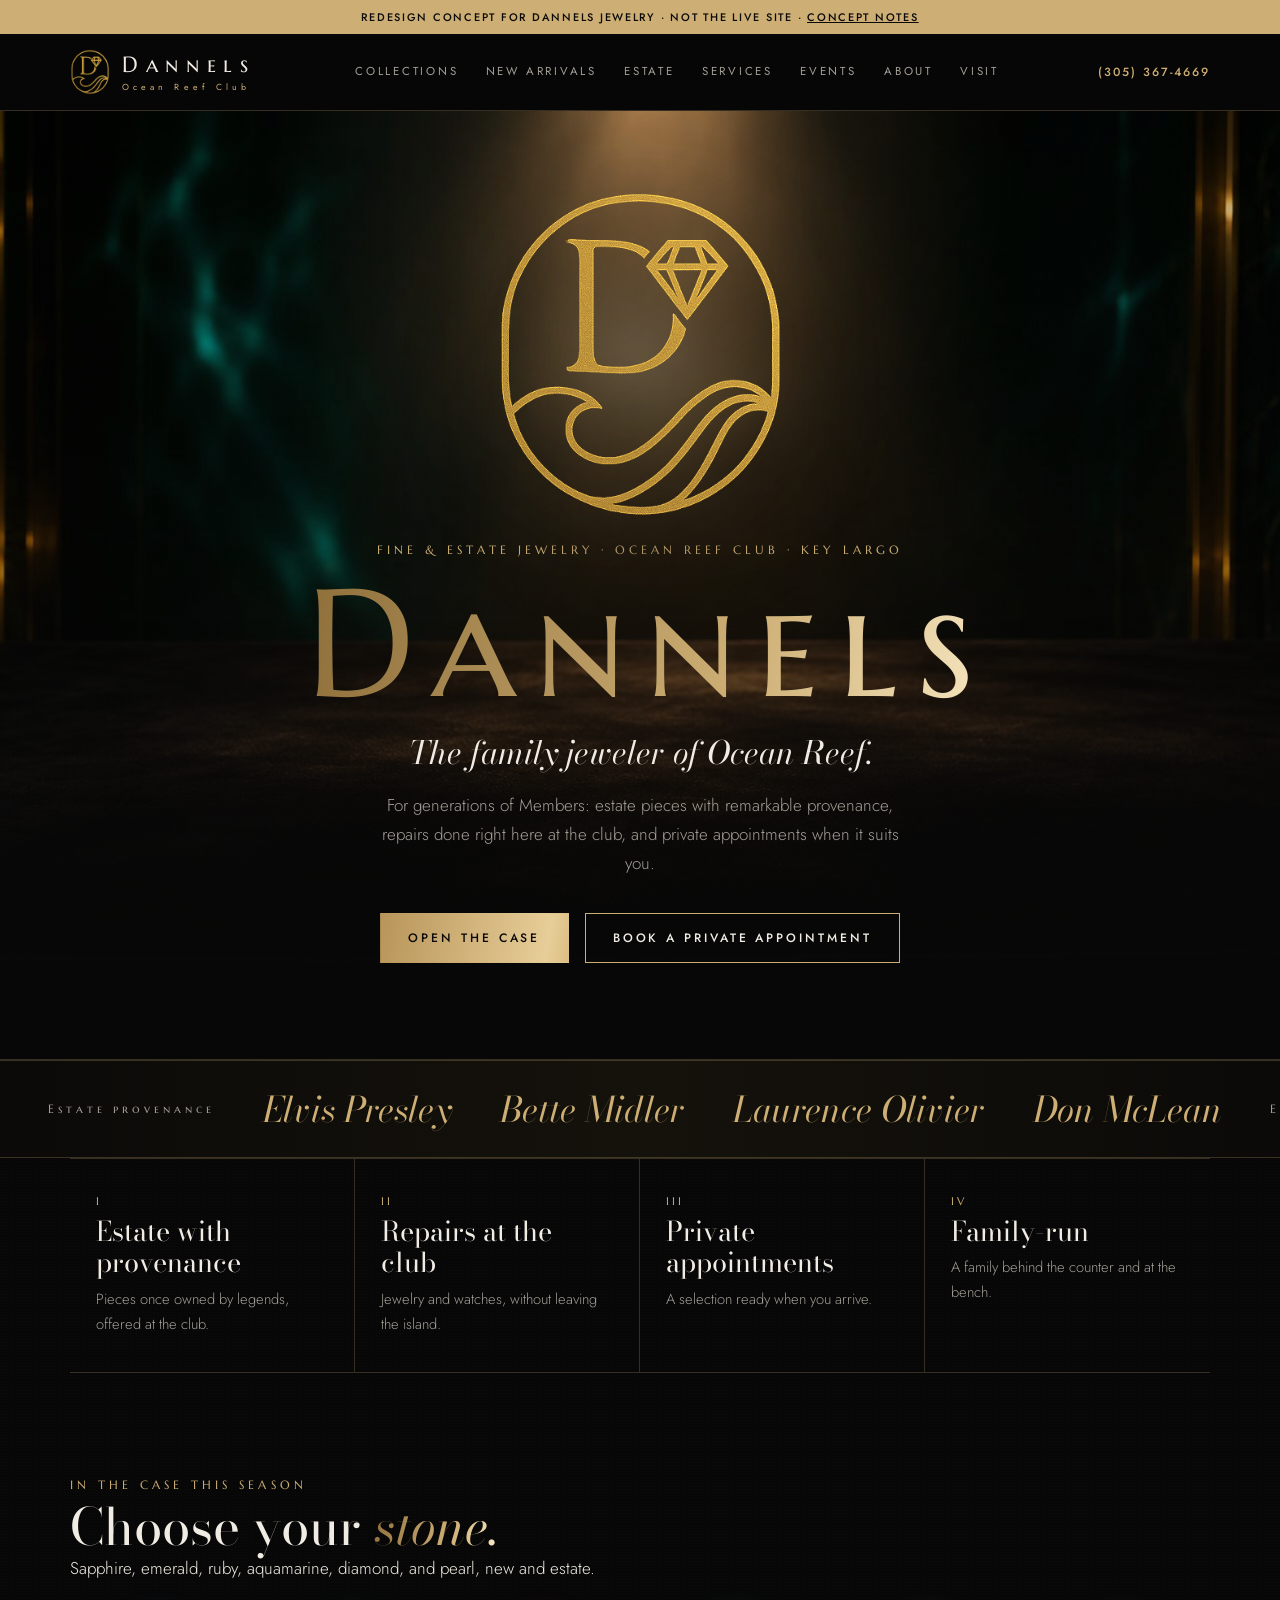
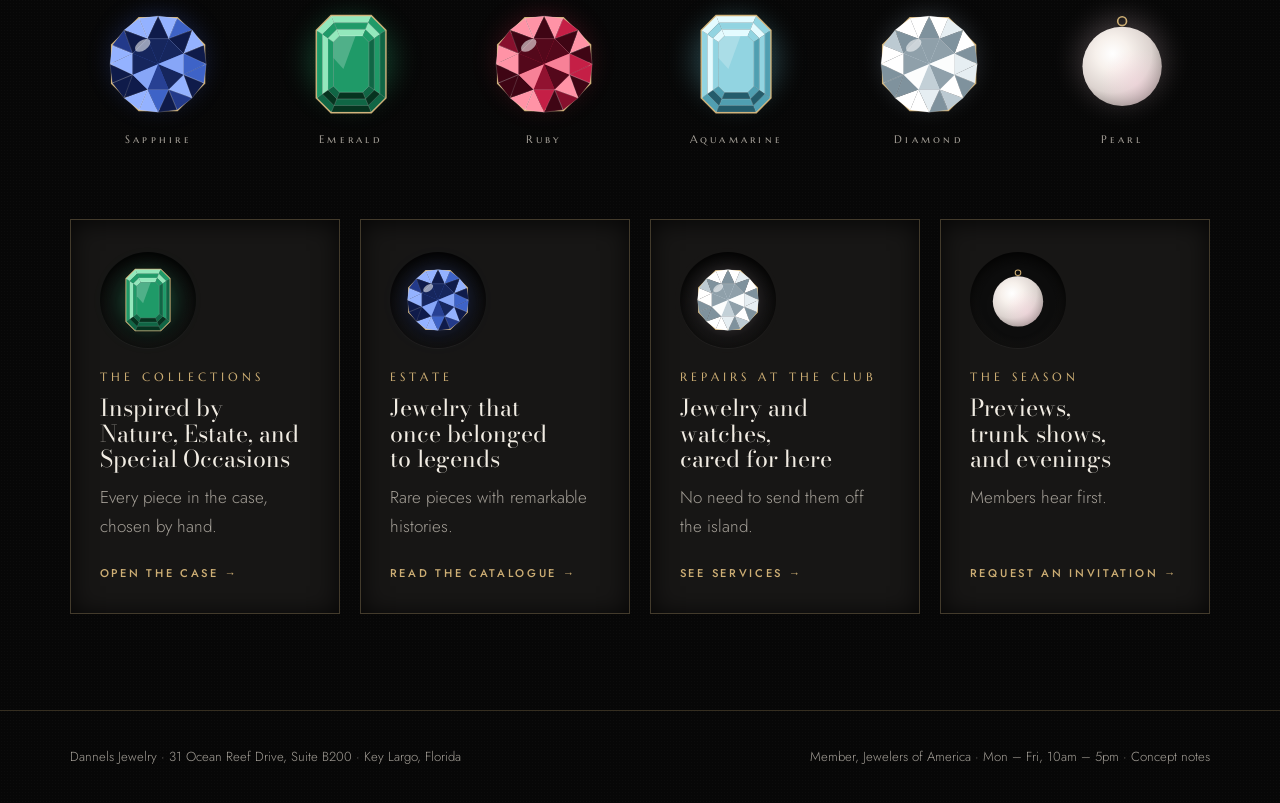
<file: index.html>
<!doctype html>
<html lang="en">
<head>
<meta charset="utf-8">
<meta name="viewport" content="width=device-width, initial-scale=1, viewport-fit=cover">
<title>Dannels Jewelry · Fine & Estate Jewelry at Ocean Reef Club</title>
<meta name="description" content="Fine and estate jewelry at Ocean Reef Club, Key Largo. Jewelry and watch repair, special orders, and private previews. Mon–Fri 10–5.">
<meta name="robots" content="noindex, nofollow">
<meta property="og:title" content="Dannels Jewelry · Fine & Estate Jewelry at Ocean Reef Club">
<meta property="og:description" content="Fine and estate jewelry at Ocean Reef Club, Key Largo. Jewelry and watch repair, special orders, and private previews. Mon–Fri 10–5.">
<meta property="og:type" content="website">
<meta property="og:image" content="https://lysverdan.github.io/dannels-site/img/share.jpg">
<meta name="twitter:card" content="summary_large_image">
<link rel="preconnect" href="https://fonts.googleapis.com">
<link rel="preconnect" href="https://fonts.gstatic.com" crossorigin>
<link href="https://fonts.googleapis.com/css2?family=Bodoni+Moda:ital,opsz,wght@0,6..96,400;0,6..96,500;1,6..96,400&family=Marcellus+SC&family=Jost:wght@300;400;500&display=swap" rel="stylesheet">
<link rel="icon" href="favicon.ico" sizes="any">
<link rel="icon" type="image/png" sizes="32x32" href="img/favicon-32.png">
<link rel="apple-touch-icon" href="img/apple-touch-icon.png">
<link rel="manifest" href="site.webmanifest">
<meta name="theme-color" content="#070707">
<link rel="stylesheet" href="site.css?v=7">
<script type="application/ld+json">{
 "@context": "https://schema.org",
 "@type": "JewelryStore",
 "name": "Dannels Jewelry",
 "url": "https://www.dannelsjewelryco.com/",
 "telephone": "+1-305-367-4669",
 "address": {
  "@type": "PostalAddress",
  "streetAddress": "31 Ocean Reef Dr, Suite B200",
  "addressLocality": "Key Largo",
  "addressRegion": "FL",
  "postalCode": "33037",
  "addressCountry": "US"
 },
 "openingHoursSpecification": [
  {
   "@type": "OpeningHoursSpecification",
   "dayOfWeek": [
    "Monday",
    "Tuesday",
    "Wednesday",
    "Thursday",
    "Friday"
   ],
   "opens": "10:00",
   "closes": "17:00"
  }
 ],
 "founder": {
  "@type": "Person",
  "name": "Mark Dannels"
 }
}</script>
</head>
<body>
<svg width="0" height="0" style="position:absolute" aria-hidden="true"><symbol id="g-brilliant" viewBox="0 0 200 200"><polygon points="183.1,134.4 134.4,183.1 65.6,183.1 16.9,134.4 16.9,65.6 65.6,16.9 134.4,16.9 183.1,65.6" fill="none" stroke="var(--setting)" stroke-width="5"/><polygon points="183.1,134.4 161.7,161.7 146.2,119.1" fill="var(--deep)"/><polygon points="161.7,161.7 134.4,183.1 119.1,146.2" fill="var(--lo)"/><polygon points="161.7,161.7 146.2,119.1 119.1,146.2" fill="var(--hi)"/><polygon points="134.4,183.1 100.0,187.3 119.1,146.2" fill="var(--deep)"/><polygon points="100.0,187.3 65.6,183.1 80.9,146.2" fill="var(--hi)"/><polygon points="100.0,187.3 119.1,146.2 80.9,146.2" fill="var(--mid)"/><polygon points="65.6,183.1 38.3,161.7 80.9,146.2" fill="var(--hi)"/><polygon points="38.3,161.7 16.9,134.4 53.8,119.1" fill="var(--deep)"/><polygon points="38.3,161.7 80.9,146.2 53.8,119.1" fill="var(--deep)"/><polygon points="16.9,134.4 12.7,100.0 53.8,119.1" fill="var(--deep)"/><polygon points="12.7,100.0 16.9,65.6 53.8,80.9" fill="var(--hi)"/><polygon points="12.7,100.0 53.8,119.1 53.8,80.9" fill="var(--hi)"/><polygon points="16.9,65.6 38.3,38.3 53.8,80.9" fill="var(--lo)"/><polygon points="38.3,38.3 65.6,16.9 80.9,53.8" fill="var(--hi)"/><polygon points="38.3,38.3 53.8,80.9 80.9,53.8" fill="var(--deep)"/><polygon points="65.6,16.9 100.0,12.7 80.9,53.8" fill="var(--hi)"/><polygon points="100.0,12.7 134.4,16.9 119.1,53.8" fill="var(--hi)"/><polygon points="100.0,12.7 80.9,53.8 119.1,53.8" fill="var(--deep)"/><polygon points="134.4,16.9 161.7,38.3 119.1,53.8" fill="var(--mid)"/><polygon points="161.7,38.3 183.1,65.6 146.2,80.9" fill="var(--hi)"/><polygon points="161.7,38.3 119.1,53.8 146.2,80.9" fill="var(--deep)"/><polygon points="183.1,65.6 187.3,100.0 146.2,80.9" fill="var(--deep)"/><polygon points="187.3,100.0 183.1,134.4 146.2,119.1" fill="var(--mid)"/><polygon points="187.3,100.0 146.2,80.9 146.2,119.1" fill="var(--mid)"/><polygon points="146.2,119.1 119.1,146.2 80.9,146.2 53.8,119.1 53.8,80.9 80.9,53.8 119.1,53.8 146.2,80.9" fill="var(--mid)"/><polygon points="100.0,100.0 146.2,119.1 119.1,146.2" fill="var(--deep)" opacity="0.85"/><polygon points="100.0,100.0 119.1,146.2 80.9,146.2" fill="var(--lo)" opacity="0.85"/><polygon points="100.0,100.0 80.9,146.2 53.8,119.1" fill="var(--hi)" opacity="0.85"/><polygon points="100.0,100.0 53.8,119.1 53.8,80.9" fill="var(--deep)" opacity="0.85"/><polygon points="100.0,100.0 53.8,80.9 80.9,53.8" fill="var(--deep)" opacity="0.85"/><polygon points="100.0,100.0 80.9,53.8 119.1,53.8" fill="var(--deep)" opacity="0.85"/><polygon points="100.0,100.0 119.1,53.8 146.2,80.9" fill="var(--deep)" opacity="0.85"/><polygon points="100.0,100.0 146.2,80.9 146.2,119.1" fill="var(--hi)" opacity="0.85"/><g fill="none" stroke="#fff" stroke-opacity="0.35" stroke-width="0.8"><polygon points="183.1,134.4 161.7,161.7 146.2,119.1"/><polygon points="161.7,161.7 134.4,183.1 119.1,146.2"/><polygon points="134.4,183.1 100.0,187.3 119.1,146.2"/><polygon points="100.0,187.3 65.6,183.1 80.9,146.2"/><polygon points="65.6,183.1 38.3,161.7 80.9,146.2"/><polygon points="38.3,161.7 16.9,134.4 53.8,119.1"/><polygon points="16.9,134.4 12.7,100.0 53.8,119.1"/><polygon points="12.7,100.0 16.9,65.6 53.8,80.9"/><polygon points="16.9,65.6 38.3,38.3 53.8,80.9"/><polygon points="38.3,38.3 65.6,16.9 80.9,53.8"/><polygon points="65.6,16.9 100.0,12.7 80.9,53.8"/><polygon points="100.0,12.7 134.4,16.9 119.1,53.8"/><polygon points="134.4,16.9 161.7,38.3 119.1,53.8"/><polygon points="161.7,38.3 183.1,65.6 146.2,80.9"/><polygon points="183.1,65.6 187.3,100.0 146.2,80.9"/><polygon points="187.3,100.0 183.1,134.4 146.2,119.1"/><polygon points="146.2,119.1 119.1,146.2 80.9,146.2 53.8,119.1 53.8,80.9 80.9,53.8 119.1,53.8 146.2,80.9"/></g><ellipse cx="72" cy="66" rx="16" ry="9" fill="#fff" opacity="0.55" transform="rotate(-35 72 66)"/></symbol><symbol id="g-step" viewBox="0 0 200 200"><polygon points="64.0,13.0 136.0,13.0 162.0,39.0 162.0,161.0 136.0,187.0 64.0,187.0 38.0,161.0 38.0,39.0" fill="none" stroke="var(--setting)" stroke-width="5"/><polygon points="64.0,13.0 136.0,13.0 131.0,25.0 69.0,25.0" fill="var(--hi)" stroke="#fff" stroke-opacity="0.3" stroke-width="0.8"/><polygon points="136.0,13.0 162.0,39.0 152.0,46.0 131.0,25.0" fill="var(--mid)" stroke="#fff" stroke-opacity="0.3" stroke-width="0.8"/><polygon points="162.0,39.0 162.0,161.0 152.0,154.0 152.0,46.0" fill="var(--lo)" stroke="#fff" stroke-opacity="0.3" stroke-width="0.8"/><polygon points="162.0,161.0 136.0,187.0 131.0,175.0 152.0,154.0" fill="var(--lo)" stroke="#fff" stroke-opacity="0.3" stroke-width="0.8"/><polygon points="136.0,187.0 64.0,187.0 69.0,175.0 131.0,175.0" fill="var(--deep)" stroke="#fff" stroke-opacity="0.3" stroke-width="0.8"/><polygon points="64.0,187.0 38.0,161.0 48.0,154.0 69.0,175.0" fill="var(--lo)" stroke="#fff" stroke-opacity="0.3" stroke-width="0.8"/><polygon points="38.0,161.0 38.0,39.0 48.0,46.0 48.0,154.0" fill="var(--mid)" stroke="#fff" stroke-opacity="0.3" stroke-width="0.8"/><polygon points="38.0,39.0 64.0,13.0 69.0,25.0 48.0,46.0" fill="var(--hi)" stroke="#fff" stroke-opacity="0.3" stroke-width="0.8"/><polygon points="69.0,25.0 131.0,25.0 126.0,37.0 74.0,37.0" fill="var(--mid)" stroke="#fff" stroke-opacity="0.3" stroke-width="0.8"/><polygon points="131.0,25.0 152.0,46.0 142.0,53.0 126.0,37.0" fill="var(--hi)" stroke="#fff" stroke-opacity="0.3" stroke-width="0.8"/><polygon points="152.0,46.0 152.0,154.0 142.0,147.0 142.0,53.0" fill="var(--mid)" stroke="#fff" stroke-opacity="0.3" stroke-width="0.8"/><polygon points="152.0,154.0 131.0,175.0 126.0,163.0 142.0,147.0" fill="var(--deep)" stroke="#fff" stroke-opacity="0.3" stroke-width="0.8"/><polygon points="131.0,175.0 69.0,175.0 74.0,163.0 126.0,163.0" fill="var(--lo)" stroke="#fff" stroke-opacity="0.3" stroke-width="0.8"/><polygon points="69.0,175.0 48.0,154.0 58.0,147.0 74.0,163.0" fill="var(--deep)" stroke="#fff" stroke-opacity="0.3" stroke-width="0.8"/><polygon points="48.0,154.0 48.0,46.0 58.0,53.0 58.0,147.0" fill="var(--hi)" stroke="#fff" stroke-opacity="0.3" stroke-width="0.8"/><polygon points="48.0,46.0 69.0,25.0 74.0,37.0 58.0,53.0" fill="var(--mid)" stroke="#fff" stroke-opacity="0.3" stroke-width="0.8"/><polygon points="74.0,37.0 126.0,37.0 121.0,49.0 79.0,49.0" fill="var(--hi)" stroke="#fff" stroke-opacity="0.3" stroke-width="0.8"/><polygon points="126.0,37.0 142.0,53.0 132.0,60.0 121.0,49.0" fill="var(--mid)" stroke="#fff" stroke-opacity="0.3" stroke-width="0.8"/><polygon points="142.0,53.0 142.0,147.0 132.0,140.0 132.0,60.0" fill="var(--lo)" stroke="#fff" stroke-opacity="0.3" stroke-width="0.8"/><polygon points="142.0,147.0 126.0,163.0 121.0,151.0 132.0,140.0" fill="var(--lo)" stroke="#fff" stroke-opacity="0.3" stroke-width="0.8"/><polygon points="126.0,163.0 74.0,163.0 79.0,151.0 121.0,151.0" fill="var(--deep)" stroke="#fff" stroke-opacity="0.3" stroke-width="0.8"/><polygon points="74.0,163.0 58.0,147.0 68.0,140.0 79.0,151.0" fill="var(--lo)" stroke="#fff" stroke-opacity="0.3" stroke-width="0.8"/><polygon points="58.0,147.0 58.0,53.0 68.0,60.0 68.0,140.0" fill="var(--mid)" stroke="#fff" stroke-opacity="0.3" stroke-width="0.8"/><polygon points="58.0,53.0 74.0,37.0 79.0,49.0 68.0,60.0" fill="var(--hi)" stroke="#fff" stroke-opacity="0.3" stroke-width="0.8"/><polygon points="79.0,49.0 121.0,49.0 132.0,60.0 132.0,140.0 121.0,151.0 79.0,151.0 68.0,140.0 68.0,60.0" fill="var(--mid)" stroke="#fff" stroke-opacity="0.4" stroke-width="0.8"/><polygon points="79,49 108,49 86,109 68,89 68,60" fill="#fff" opacity="0.22"/></symbol><symbol id="g-pearl" viewBox="0 0 200 200"><defs><radialGradient id="pg" cx="38%" cy="34%" r="70%"><stop offset="0" stop-color="#fff"/><stop offset=".3" stop-color="#F7F1EC"/><stop offset=".7" stop-color="#DCD3CF"/><stop offset="1" stop-color="#9C918F"/></radialGradient><radialGradient id="pr" cx="68%" cy="72%" r="45%"><stop offset="0" stop-color="#FFD6E4" stop-opacity=".45"/><stop offset="1" stop-color="#FFD6E4" stop-opacity="0"/></radialGradient></defs><circle cx="100" cy="104" r="72" fill="url(#pg)"/><circle cx="100" cy="104" r="72" fill="url(#pr)"/><circle cx="100" cy="22" r="8" fill="none" stroke="var(--setting)" stroke-width="3"/></symbol></svg>
<div class="ribbon">Redesign concept for Dannels Jewelry · not the live site · <a href="notes.html">concept notes</a></div>
<nav class="nav" aria-label="Main">
  <div class="wrap">
    <a class="wordmark" href="index.html"><img class="nav-mark" src="img/logo-mark-sm.png" alt="" width="40" height="46"><span>Dannels<small>Ocean Reef Club</small></span></a>
    <div class="menu"><a href="collections.html">Collections</a><a href="new-arrivals.html">New Arrivals</a><a href="estate.html">Estate</a><a href="services.html">Services</a><a href="events.html">Events</a><a href="about.html">About</a><a href="visit.html">Visit</a></div>
    <a class="call" href="tel:+13053674669">(305) 367-4669</a>
  </div>
</nav>
<main>
<section class="page">
<header class="hero2">
<div class="wrap">
<div class="stage">
<div class="halo"></div>
<img class="hero-mark" src="img/logo-mark.png" alt="Dannels Jewelry emblem: a D with a diamond, above ocean waves" width="369" height="422">
<div class="glint"></div>
<span class="spark" style="left:6%;top:18%;animation-delay:.2s"></span>
<span class="spark" style="left:86%;top:10%;animation-delay:1.3s;width:24px;height:24px"></span>
<span class="spark" style="left:92%;top:66%;animation-delay:2.1s"></span>
<span class="spark" style="left:14%;top:76%;animation-delay:.8s;width:12px;height:12px"></span>
<span class="spark" style="left:52%;top:-2%;animation-delay:2.7s;width:14px;height:14px"></span>
</div>
<span class="eyebrow">Fine &amp; Estate Jewelry · Ocean Reef Club · Key Largo</span>
<h1 style="margin-top:1.2rem"><span class="foil">Dannels</span></h1>
<p class="sub">The family jeweler of Ocean Reef.</p>
<p class="meta">For generations of Members: estate pieces with remarkable provenance, repairs done right here at the club, and private appointments when it suits you.</p>
<div class="ctas">
<a class="btn btn--solid" href="collections.html">Open the case</a>
<a class="btn btn--ghost" href="visit.html">Book a private appointment</a>
</div>
</div>
</header>
<div aria-label="Past estate provenance" class="marquee"><div class="track">
<span class="k">Estate provenance</span><span>Elvis Presley</span><span>Bette Midler</span><span>Laurence Olivier</span><span>Don McLean</span>
<span class="k">Estate provenance</span><span>Elvis Presley</span><span>Bette Midler</span><span>Laurence Olivier</span><span>Don McLean</span>
<span class="k">Estate provenance</span><span>Elvis Presley</span><span>Bette Midler</span><span>Laurence Olivier</span><span>Don McLean</span>
<span class="k">Estate provenance</span><span>Elvis Presley</span><span>Bette Midler</span><span>Laurence Olivier</span><span>Don McLean</span>
</div></div>
<div class="wrap"><div class="pillars">
<div class="pillar"><span class="n">I</span><b>Estate with provenance</b><span>Pieces once owned by legends, offered at the club.</span></div>
<div class="pillar"><span class="n">II</span><b>Repairs at the club</b><span>Jewelry and watches, without leaving the island.</span></div>
<div class="pillar"><span class="n">III</span><b>Private appointments</b><span>A selection ready when you arrive.</span></div>
<div class="pillar"><span class="n">IV</span><b>Family-run</b><span>A family behind the counter and at the bench.</span></div>
</div></div>
<section class="band"><div class="wrap">
<div class="section-head"><div><span class="eyebrow">In the case this season</span><h2>Choose your <span class="foil" style="font-style:italic">stone.</span></h2></div><p>Sapphire, emerald, ruby, aquamarine, diamond, and pearl, new and estate.</p></div>
<div class="stones" style="margin-bottom:3rem">
<a class="stone g-sapphire" href="collections.html"><svg aria-hidden="true" viewbox="0 0 200 200"><use href="#g-brilliant"></use></svg><span>Sapphire</span></a>
<a class="stone g-emerald" href="collections.html"><svg aria-hidden="true" viewbox="0 0 200 200"><use href="#g-step"></use></svg><span>Emerald</span></a>
<a class="stone g-ruby" href="collections.html"><svg aria-hidden="true" viewbox="0 0 200 200"><use href="#g-brilliant"></use></svg><span>Ruby</span></a>
<a class="stone g-aqua" href="collections.html"><svg aria-hidden="true" viewbox="0 0 200 200"><use href="#g-step"></use></svg><span>Aquamarine</span></a>
<a class="stone g-diamond" href="collections.html"><svg aria-hidden="true" viewbox="0 0 200 200"><use href="#g-brilliant"></use></svg><span>Diamond</span></a>
<a class="stone g-pearl" href="collections.html"><svg aria-hidden="true" viewbox="0 0 200 200"><use href="#g-pearl"></use></svg><span>Pearl</span></a>
</div>
<div class="trays">
<a class="tray" href="collections.html">
<div class="slot"><svg aria-hidden="true" class="gem g-emerald" viewbox="0 0 200 200"><use href="#g-step"></use></svg></div>
<span class="eyebrow">The Collections</span><h3>Inspired by Nature, Estate, and Special Occasions</h3><p class="muted">Every piece in the case, chosen by hand.</p><span class="arrow">Open the case →</span>
</a>
<a class="tray" href="estate.html">
<div class="slot"><svg aria-hidden="true" class="gem g-sapphire" viewbox="0 0 200 200"><use href="#g-brilliant"></use></svg></div>
<span class="eyebrow">Estate</span><h3>Jewelry that once belonged to legends</h3><p class="muted">Rare pieces with remarkable histories.</p><span class="arrow">Read the catalogue →</span>
</a>
<a class="tray" href="services.html">
<div class="slot"><svg aria-hidden="true" class="gem g-diamond" viewbox="0 0 200 200"><use href="#g-brilliant"></use></svg></div>
<span class="eyebrow">Repairs at the Club</span><h3>Jewelry and watches, cared for here</h3><p class="muted">No need to send them off the island.</p><span class="arrow">See services →</span>
</a>
<a class="tray" href="events.html">
<div class="slot"><svg aria-hidden="true" class="gem g-pearl" viewbox="0 0 200 200"><use href="#g-pearl"></use></svg></div>
<span class="eyebrow">The Season</span><h3>Previews, trunk shows, and evenings</h3><p class="muted">Members hear first.</p><span class="arrow">Request an invitation →</span>
</a>
</div>
</div></section>
</section>
</main>
<footer>
  <div class="wrap">
    <span>Dannels Jewelry · 31 Ocean Reef Drive, Suite B200 · Key Largo, Florida</span>
    <span>Member, Jewelers of America · <a href="visit.html">Mon – Fri, 10am – 5pm</a> · <a href="notes.html">Concept notes</a></span>
  </div>
</footer>
</body>
</html>
</file>
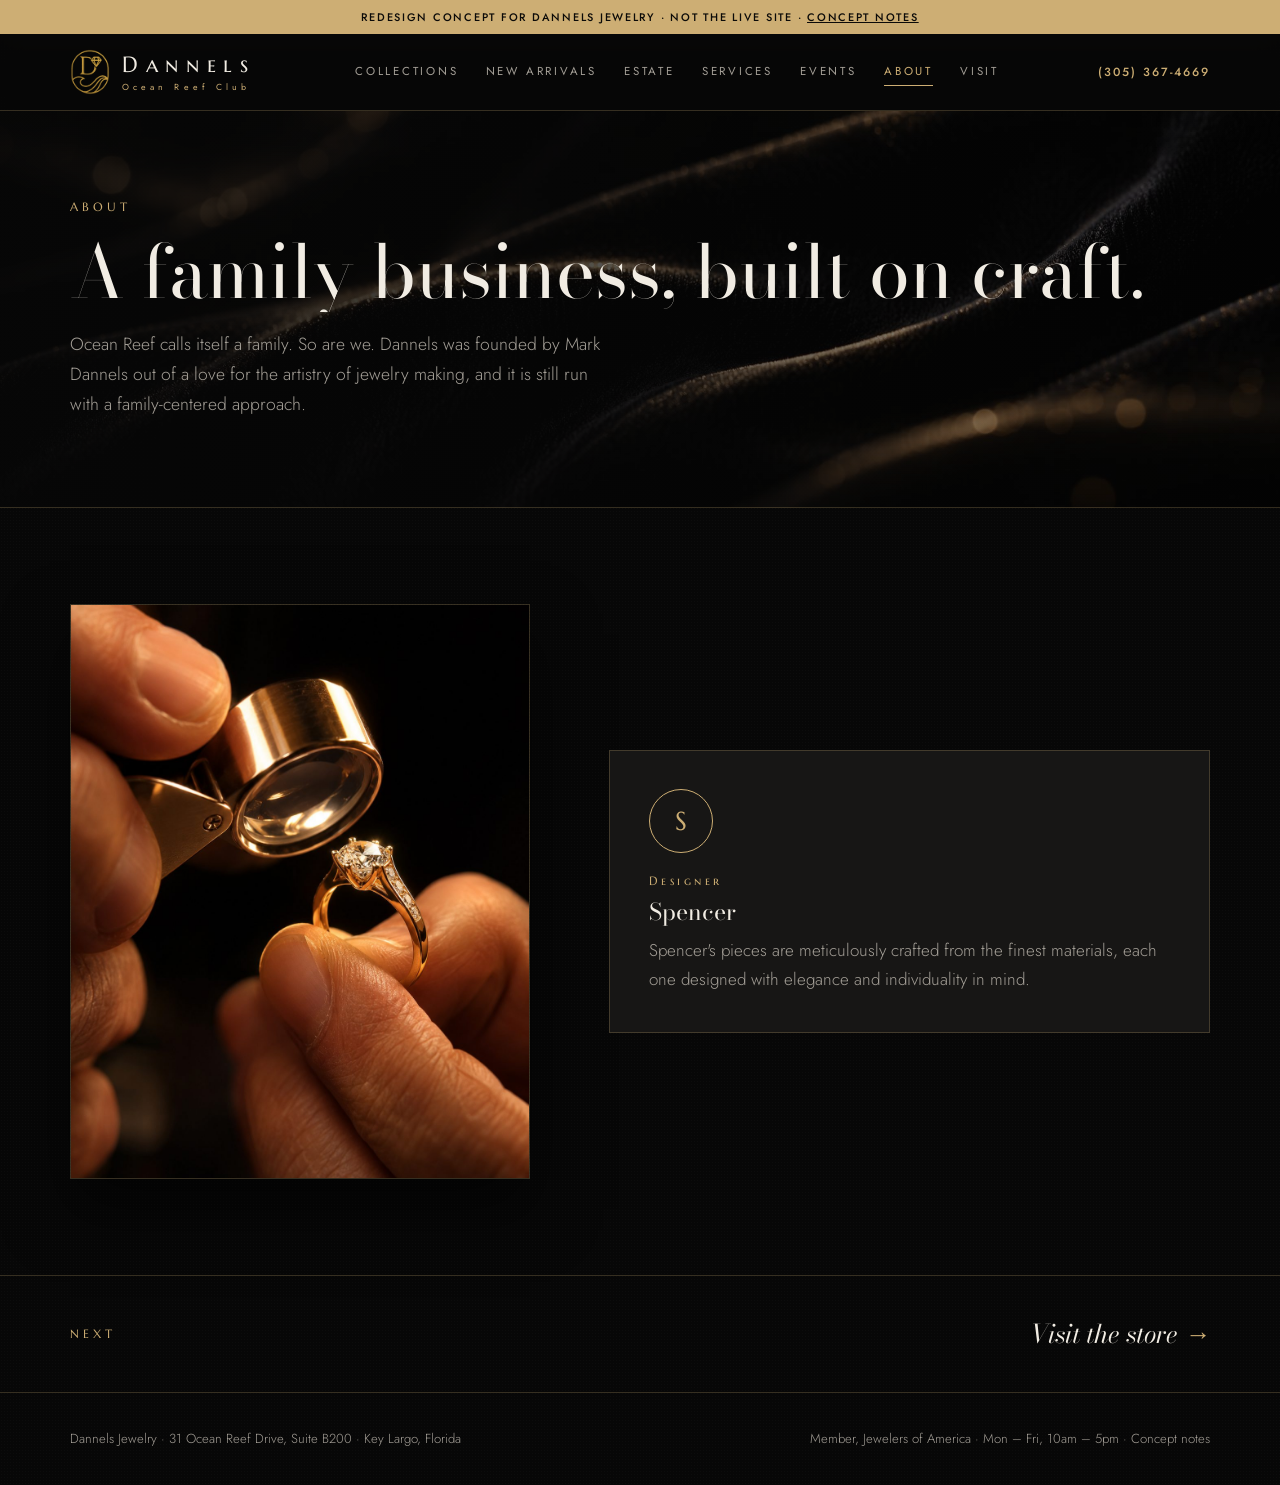
<file: about.html>
<!doctype html>
<html lang="en">
<head>
<meta charset="utf-8">
<meta name="viewport" content="width=device-width, initial-scale=1, viewport-fit=cover">
<title>About · Dannels Jewelry</title>
<meta name="description" content="A family business at Ocean Reef Club, founded by Mark Dannels out of a love for the artistry of jewelry making.">
<meta name="robots" content="noindex, nofollow">
<meta property="og:title" content="About · Dannels Jewelry">
<meta property="og:description" content="A family business at Ocean Reef Club, founded by Mark Dannels out of a love for the artistry of jewelry making.">
<meta property="og:type" content="website">
<meta property="og:image" content="https://lysverdan.github.io/dannels-site/img/share.jpg">
<meta name="twitter:card" content="summary_large_image">
<link rel="preconnect" href="https://fonts.googleapis.com">
<link rel="preconnect" href="https://fonts.gstatic.com" crossorigin>
<link href="https://fonts.googleapis.com/css2?family=Bodoni+Moda:ital,opsz,wght@0,6..96,400;0,6..96,500;1,6..96,400&family=Marcellus+SC&family=Jost:wght@300;400;500&display=swap" rel="stylesheet">
<link rel="icon" href="favicon.ico" sizes="any">
<link rel="icon" type="image/png" sizes="32x32" href="img/favicon-32.png">
<link rel="apple-touch-icon" href="img/apple-touch-icon.png">
<link rel="manifest" href="site.webmanifest">
<meta name="theme-color" content="#070707">
<link rel="stylesheet" href="site.css?v=7">
</head>
<body>
<svg width="0" height="0" style="position:absolute" aria-hidden="true"><symbol id="g-brilliant" viewBox="0 0 200 200"><polygon points="183.1,134.4 134.4,183.1 65.6,183.1 16.9,134.4 16.9,65.6 65.6,16.9 134.4,16.9 183.1,65.6" fill="none" stroke="var(--setting)" stroke-width="5"/><polygon points="183.1,134.4 161.7,161.7 146.2,119.1" fill="var(--deep)"/><polygon points="161.7,161.7 134.4,183.1 119.1,146.2" fill="var(--lo)"/><polygon points="161.7,161.7 146.2,119.1 119.1,146.2" fill="var(--hi)"/><polygon points="134.4,183.1 100.0,187.3 119.1,146.2" fill="var(--deep)"/><polygon points="100.0,187.3 65.6,183.1 80.9,146.2" fill="var(--hi)"/><polygon points="100.0,187.3 119.1,146.2 80.9,146.2" fill="var(--mid)"/><polygon points="65.6,183.1 38.3,161.7 80.9,146.2" fill="var(--hi)"/><polygon points="38.3,161.7 16.9,134.4 53.8,119.1" fill="var(--deep)"/><polygon points="38.3,161.7 80.9,146.2 53.8,119.1" fill="var(--deep)"/><polygon points="16.9,134.4 12.7,100.0 53.8,119.1" fill="var(--deep)"/><polygon points="12.7,100.0 16.9,65.6 53.8,80.9" fill="var(--hi)"/><polygon points="12.7,100.0 53.8,119.1 53.8,80.9" fill="var(--hi)"/><polygon points="16.9,65.6 38.3,38.3 53.8,80.9" fill="var(--lo)"/><polygon points="38.3,38.3 65.6,16.9 80.9,53.8" fill="var(--hi)"/><polygon points="38.3,38.3 53.8,80.9 80.9,53.8" fill="var(--deep)"/><polygon points="65.6,16.9 100.0,12.7 80.9,53.8" fill="var(--hi)"/><polygon points="100.0,12.7 134.4,16.9 119.1,53.8" fill="var(--hi)"/><polygon points="100.0,12.7 80.9,53.8 119.1,53.8" fill="var(--deep)"/><polygon points="134.4,16.9 161.7,38.3 119.1,53.8" fill="var(--mid)"/><polygon points="161.7,38.3 183.1,65.6 146.2,80.9" fill="var(--hi)"/><polygon points="161.7,38.3 119.1,53.8 146.2,80.9" fill="var(--deep)"/><polygon points="183.1,65.6 187.3,100.0 146.2,80.9" fill="var(--deep)"/><polygon points="187.3,100.0 183.1,134.4 146.2,119.1" fill="var(--mid)"/><polygon points="187.3,100.0 146.2,80.9 146.2,119.1" fill="var(--mid)"/><polygon points="146.2,119.1 119.1,146.2 80.9,146.2 53.8,119.1 53.8,80.9 80.9,53.8 119.1,53.8 146.2,80.9" fill="var(--mid)"/><polygon points="100.0,100.0 146.2,119.1 119.1,146.2" fill="var(--deep)" opacity="0.85"/><polygon points="100.0,100.0 119.1,146.2 80.9,146.2" fill="var(--lo)" opacity="0.85"/><polygon points="100.0,100.0 80.9,146.2 53.8,119.1" fill="var(--hi)" opacity="0.85"/><polygon points="100.0,100.0 53.8,119.1 53.8,80.9" fill="var(--deep)" opacity="0.85"/><polygon points="100.0,100.0 53.8,80.9 80.9,53.8" fill="var(--deep)" opacity="0.85"/><polygon points="100.0,100.0 80.9,53.8 119.1,53.8" fill="var(--deep)" opacity="0.85"/><polygon points="100.0,100.0 119.1,53.8 146.2,80.9" fill="var(--deep)" opacity="0.85"/><polygon points="100.0,100.0 146.2,80.9 146.2,119.1" fill="var(--hi)" opacity="0.85"/><g fill="none" stroke="#fff" stroke-opacity="0.35" stroke-width="0.8"><polygon points="183.1,134.4 161.7,161.7 146.2,119.1"/><polygon points="161.7,161.7 134.4,183.1 119.1,146.2"/><polygon points="134.4,183.1 100.0,187.3 119.1,146.2"/><polygon points="100.0,187.3 65.6,183.1 80.9,146.2"/><polygon points="65.6,183.1 38.3,161.7 80.9,146.2"/><polygon points="38.3,161.7 16.9,134.4 53.8,119.1"/><polygon points="16.9,134.4 12.7,100.0 53.8,119.1"/><polygon points="12.7,100.0 16.9,65.6 53.8,80.9"/><polygon points="16.9,65.6 38.3,38.3 53.8,80.9"/><polygon points="38.3,38.3 65.6,16.9 80.9,53.8"/><polygon points="65.6,16.9 100.0,12.7 80.9,53.8"/><polygon points="100.0,12.7 134.4,16.9 119.1,53.8"/><polygon points="134.4,16.9 161.7,38.3 119.1,53.8"/><polygon points="161.7,38.3 183.1,65.6 146.2,80.9"/><polygon points="183.1,65.6 187.3,100.0 146.2,80.9"/><polygon points="187.3,100.0 183.1,134.4 146.2,119.1"/><polygon points="146.2,119.1 119.1,146.2 80.9,146.2 53.8,119.1 53.8,80.9 80.9,53.8 119.1,53.8 146.2,80.9"/></g><ellipse cx="72" cy="66" rx="16" ry="9" fill="#fff" opacity="0.55" transform="rotate(-35 72 66)"/></symbol><symbol id="g-step" viewBox="0 0 200 200"><polygon points="64.0,13.0 136.0,13.0 162.0,39.0 162.0,161.0 136.0,187.0 64.0,187.0 38.0,161.0 38.0,39.0" fill="none" stroke="var(--setting)" stroke-width="5"/><polygon points="64.0,13.0 136.0,13.0 131.0,25.0 69.0,25.0" fill="var(--hi)" stroke="#fff" stroke-opacity="0.3" stroke-width="0.8"/><polygon points="136.0,13.0 162.0,39.0 152.0,46.0 131.0,25.0" fill="var(--mid)" stroke="#fff" stroke-opacity="0.3" stroke-width="0.8"/><polygon points="162.0,39.0 162.0,161.0 152.0,154.0 152.0,46.0" fill="var(--lo)" stroke="#fff" stroke-opacity="0.3" stroke-width="0.8"/><polygon points="162.0,161.0 136.0,187.0 131.0,175.0 152.0,154.0" fill="var(--lo)" stroke="#fff" stroke-opacity="0.3" stroke-width="0.8"/><polygon points="136.0,187.0 64.0,187.0 69.0,175.0 131.0,175.0" fill="var(--deep)" stroke="#fff" stroke-opacity="0.3" stroke-width="0.8"/><polygon points="64.0,187.0 38.0,161.0 48.0,154.0 69.0,175.0" fill="var(--lo)" stroke="#fff" stroke-opacity="0.3" stroke-width="0.8"/><polygon points="38.0,161.0 38.0,39.0 48.0,46.0 48.0,154.0" fill="var(--mid)" stroke="#fff" stroke-opacity="0.3" stroke-width="0.8"/><polygon points="38.0,39.0 64.0,13.0 69.0,25.0 48.0,46.0" fill="var(--hi)" stroke="#fff" stroke-opacity="0.3" stroke-width="0.8"/><polygon points="69.0,25.0 131.0,25.0 126.0,37.0 74.0,37.0" fill="var(--mid)" stroke="#fff" stroke-opacity="0.3" stroke-width="0.8"/><polygon points="131.0,25.0 152.0,46.0 142.0,53.0 126.0,37.0" fill="var(--hi)" stroke="#fff" stroke-opacity="0.3" stroke-width="0.8"/><polygon points="152.0,46.0 152.0,154.0 142.0,147.0 142.0,53.0" fill="var(--mid)" stroke="#fff" stroke-opacity="0.3" stroke-width="0.8"/><polygon points="152.0,154.0 131.0,175.0 126.0,163.0 142.0,147.0" fill="var(--deep)" stroke="#fff" stroke-opacity="0.3" stroke-width="0.8"/><polygon points="131.0,175.0 69.0,175.0 74.0,163.0 126.0,163.0" fill="var(--lo)" stroke="#fff" stroke-opacity="0.3" stroke-width="0.8"/><polygon points="69.0,175.0 48.0,154.0 58.0,147.0 74.0,163.0" fill="var(--deep)" stroke="#fff" stroke-opacity="0.3" stroke-width="0.8"/><polygon points="48.0,154.0 48.0,46.0 58.0,53.0 58.0,147.0" fill="var(--hi)" stroke="#fff" stroke-opacity="0.3" stroke-width="0.8"/><polygon points="48.0,46.0 69.0,25.0 74.0,37.0 58.0,53.0" fill="var(--mid)" stroke="#fff" stroke-opacity="0.3" stroke-width="0.8"/><polygon points="74.0,37.0 126.0,37.0 121.0,49.0 79.0,49.0" fill="var(--hi)" stroke="#fff" stroke-opacity="0.3" stroke-width="0.8"/><polygon points="126.0,37.0 142.0,53.0 132.0,60.0 121.0,49.0" fill="var(--mid)" stroke="#fff" stroke-opacity="0.3" stroke-width="0.8"/><polygon points="142.0,53.0 142.0,147.0 132.0,140.0 132.0,60.0" fill="var(--lo)" stroke="#fff" stroke-opacity="0.3" stroke-width="0.8"/><polygon points="142.0,147.0 126.0,163.0 121.0,151.0 132.0,140.0" fill="var(--lo)" stroke="#fff" stroke-opacity="0.3" stroke-width="0.8"/><polygon points="126.0,163.0 74.0,163.0 79.0,151.0 121.0,151.0" fill="var(--deep)" stroke="#fff" stroke-opacity="0.3" stroke-width="0.8"/><polygon points="74.0,163.0 58.0,147.0 68.0,140.0 79.0,151.0" fill="var(--lo)" stroke="#fff" stroke-opacity="0.3" stroke-width="0.8"/><polygon points="58.0,147.0 58.0,53.0 68.0,60.0 68.0,140.0" fill="var(--mid)" stroke="#fff" stroke-opacity="0.3" stroke-width="0.8"/><polygon points="58.0,53.0 74.0,37.0 79.0,49.0 68.0,60.0" fill="var(--hi)" stroke="#fff" stroke-opacity="0.3" stroke-width="0.8"/><polygon points="79.0,49.0 121.0,49.0 132.0,60.0 132.0,140.0 121.0,151.0 79.0,151.0 68.0,140.0 68.0,60.0" fill="var(--mid)" stroke="#fff" stroke-opacity="0.4" stroke-width="0.8"/><polygon points="79,49 108,49 86,109 68,89 68,60" fill="#fff" opacity="0.22"/></symbol><symbol id="g-pearl" viewBox="0 0 200 200"><defs><radialGradient id="pg" cx="38%" cy="34%" r="70%"><stop offset="0" stop-color="#fff"/><stop offset=".3" stop-color="#F7F1EC"/><stop offset=".7" stop-color="#DCD3CF"/><stop offset="1" stop-color="#9C918F"/></radialGradient><radialGradient id="pr" cx="68%" cy="72%" r="45%"><stop offset="0" stop-color="#FFD6E4" stop-opacity=".45"/><stop offset="1" stop-color="#FFD6E4" stop-opacity="0"/></radialGradient></defs><circle cx="100" cy="104" r="72" fill="url(#pg)"/><circle cx="100" cy="104" r="72" fill="url(#pr)"/><circle cx="100" cy="22" r="8" fill="none" stroke="var(--setting)" stroke-width="3"/></symbol></svg>
<div class="ribbon">Redesign concept for Dannels Jewelry · not the live site · <a href="notes.html">concept notes</a></div>
<nav class="nav" aria-label="Main">
  <div class="wrap">
    <a class="wordmark" href="index.html"><img class="nav-mark" src="img/logo-mark-sm.png" alt="" width="40" height="46"><span>Dannels<small>Ocean Reef Club</small></span></a>
    <div class="menu"><a href="collections.html">Collections</a><a href="new-arrivals.html">New Arrivals</a><a href="estate.html">Estate</a><a href="services.html">Services</a><a href="events.html">Events</a><a href="about.html" aria-current="page">About</a><a href="visit.html">Visit</a></div>
    <a class="call" href="tel:+13053674669">(305) 367-4669</a>
  </div>
</nav>
<main>
<section class="page">
<header class="page-head"><div class="wrap">
<span class="eyebrow">About</span>
<h1>A family business, built on craft.</h1>
<p>Ocean Reef calls itself a family. So are we. Dannels was founded by Mark Dannels out of a love for the artistry of jewelry making, and it is still run with a family-centered approach.</p>
</div></header>
<section class="band"><div class="wrap">
<div class="about-split">
<figure class="estate-photo about-photo"><img src="img/hands-loupe.jpg" alt="A jeweler's hands holding a diamond ring beneath a gold loupe" width="1122" height="1402" loading="lazy"></figure>
<div class="people" style="grid-template-columns:minmax(0,1fr);align-content:center">
<div class="person"><div class="mono">S</div><span class="role">Designer</span><h3>Spencer</h3><p>Spencer's pieces are meticulously crafted from the finest materials, each one designed with elegance and individuality in mind.</p></div>
</div>
</div>
</div></section>
<div class="next"><div class="wrap"><span class="eyebrow">Next</span><a href="visit.html">Visit the store <span>→</span></a></div></div>
</section>
</main>
<footer>
  <div class="wrap">
    <span>Dannels Jewelry · 31 Ocean Reef Drive, Suite B200 · Key Largo, Florida</span>
    <span>Member, Jewelers of America · <a href="visit.html">Mon – Fri, 10am – 5pm</a> · <a href="notes.html">Concept notes</a></span>
  </div>
</footer>
</body>
</html>
</file>
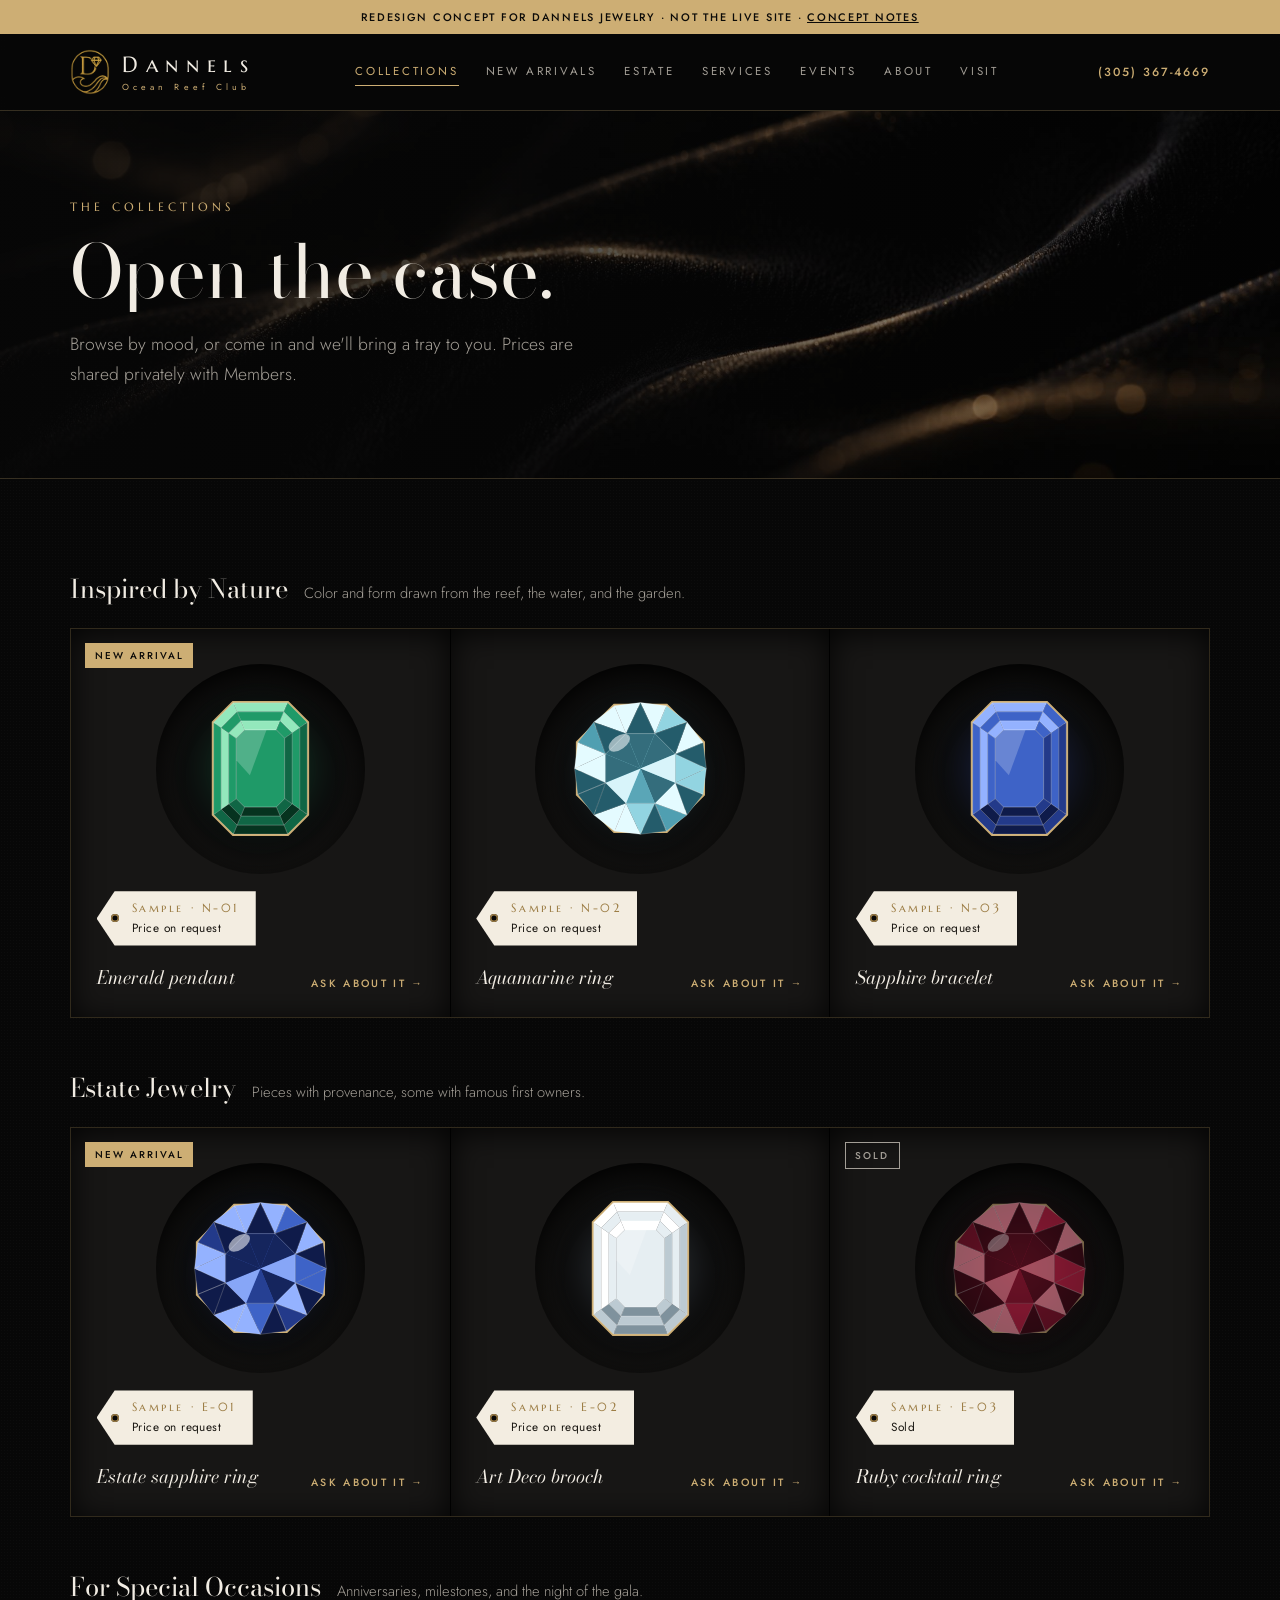
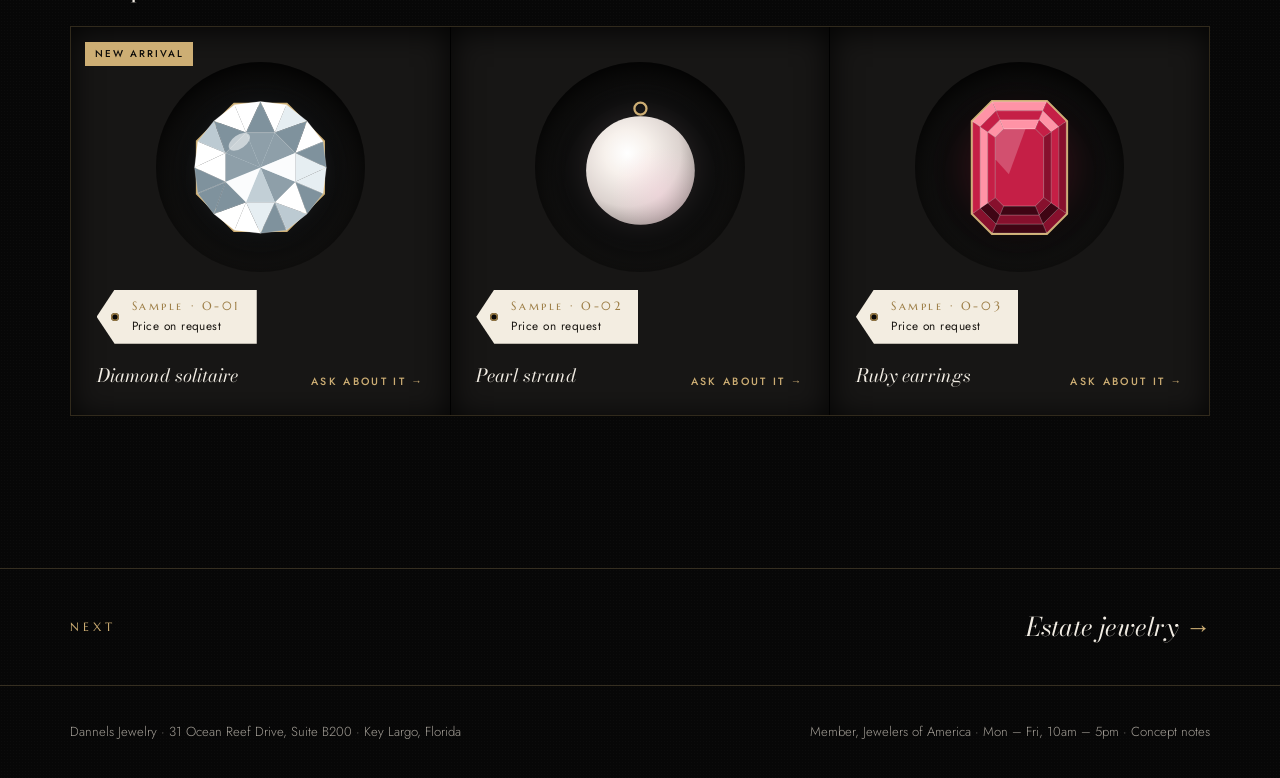
<file: collections.html>
<!doctype html>
<html lang="en">
<head>
<meta charset="utf-8">
<meta name="viewport" content="width=device-width, initial-scale=1, viewport-fit=cover">
<title>Collections · Dannels Jewelry</title>
<meta name="description" content="Inspired by Nature, Estate Jewelry, and For Special Occasions: fine jewelry chosen by hand at Ocean Reef Club, Key Largo.">
<meta name="robots" content="noindex, nofollow">
<meta property="og:title" content="Collections · Dannels Jewelry">
<meta property="og:description" content="Inspired by Nature, Estate Jewelry, and For Special Occasions: fine jewelry chosen by hand at Ocean Reef Club, Key Largo.">
<meta property="og:type" content="website">
<meta property="og:image" content="https://lysverdan.github.io/dannels-site/img/share.jpg">
<meta name="twitter:card" content="summary_large_image">
<link rel="preconnect" href="https://fonts.googleapis.com">
<link rel="preconnect" href="https://fonts.gstatic.com" crossorigin>
<link href="https://fonts.googleapis.com/css2?family=Bodoni+Moda:ital,opsz,wght@0,6..96,400;0,6..96,500;1,6..96,400&family=Marcellus+SC&family=Jost:wght@300;400;500&display=swap" rel="stylesheet">
<link rel="icon" href="favicon.ico" sizes="any">
<link rel="icon" type="image/png" sizes="32x32" href="img/favicon-32.png">
<link rel="apple-touch-icon" href="img/apple-touch-icon.png">
<link rel="manifest" href="site.webmanifest">
<meta name="theme-color" content="#070707">
<link rel="stylesheet" href="site.css?v=7">
</head>
<body>
<svg width="0" height="0" style="position:absolute" aria-hidden="true"><symbol id="g-brilliant" viewBox="0 0 200 200"><polygon points="183.1,134.4 134.4,183.1 65.6,183.1 16.9,134.4 16.9,65.6 65.6,16.9 134.4,16.9 183.1,65.6" fill="none" stroke="var(--setting)" stroke-width="5"/><polygon points="183.1,134.4 161.7,161.7 146.2,119.1" fill="var(--deep)"/><polygon points="161.7,161.7 134.4,183.1 119.1,146.2" fill="var(--lo)"/><polygon points="161.7,161.7 146.2,119.1 119.1,146.2" fill="var(--hi)"/><polygon points="134.4,183.1 100.0,187.3 119.1,146.2" fill="var(--deep)"/><polygon points="100.0,187.3 65.6,183.1 80.9,146.2" fill="var(--hi)"/><polygon points="100.0,187.3 119.1,146.2 80.9,146.2" fill="var(--mid)"/><polygon points="65.6,183.1 38.3,161.7 80.9,146.2" fill="var(--hi)"/><polygon points="38.3,161.7 16.9,134.4 53.8,119.1" fill="var(--deep)"/><polygon points="38.3,161.7 80.9,146.2 53.8,119.1" fill="var(--deep)"/><polygon points="16.9,134.4 12.7,100.0 53.8,119.1" fill="var(--deep)"/><polygon points="12.7,100.0 16.9,65.6 53.8,80.9" fill="var(--hi)"/><polygon points="12.7,100.0 53.8,119.1 53.8,80.9" fill="var(--hi)"/><polygon points="16.9,65.6 38.3,38.3 53.8,80.9" fill="var(--lo)"/><polygon points="38.3,38.3 65.6,16.9 80.9,53.8" fill="var(--hi)"/><polygon points="38.3,38.3 53.8,80.9 80.9,53.8" fill="var(--deep)"/><polygon points="65.6,16.9 100.0,12.7 80.9,53.8" fill="var(--hi)"/><polygon points="100.0,12.7 134.4,16.9 119.1,53.8" fill="var(--hi)"/><polygon points="100.0,12.7 80.9,53.8 119.1,53.8" fill="var(--deep)"/><polygon points="134.4,16.9 161.7,38.3 119.1,53.8" fill="var(--mid)"/><polygon points="161.7,38.3 183.1,65.6 146.2,80.9" fill="var(--hi)"/><polygon points="161.7,38.3 119.1,53.8 146.2,80.9" fill="var(--deep)"/><polygon points="183.1,65.6 187.3,100.0 146.2,80.9" fill="var(--deep)"/><polygon points="187.3,100.0 183.1,134.4 146.2,119.1" fill="var(--mid)"/><polygon points="187.3,100.0 146.2,80.9 146.2,119.1" fill="var(--mid)"/><polygon points="146.2,119.1 119.1,146.2 80.9,146.2 53.8,119.1 53.8,80.9 80.9,53.8 119.1,53.8 146.2,80.9" fill="var(--mid)"/><polygon points="100.0,100.0 146.2,119.1 119.1,146.2" fill="var(--deep)" opacity="0.85"/><polygon points="100.0,100.0 119.1,146.2 80.9,146.2" fill="var(--lo)" opacity="0.85"/><polygon points="100.0,100.0 80.9,146.2 53.8,119.1" fill="var(--hi)" opacity="0.85"/><polygon points="100.0,100.0 53.8,119.1 53.8,80.9" fill="var(--deep)" opacity="0.85"/><polygon points="100.0,100.0 53.8,80.9 80.9,53.8" fill="var(--deep)" opacity="0.85"/><polygon points="100.0,100.0 80.9,53.8 119.1,53.8" fill="var(--deep)" opacity="0.85"/><polygon points="100.0,100.0 119.1,53.8 146.2,80.9" fill="var(--deep)" opacity="0.85"/><polygon points="100.0,100.0 146.2,80.9 146.2,119.1" fill="var(--hi)" opacity="0.85"/><g fill="none" stroke="#fff" stroke-opacity="0.35" stroke-width="0.8"><polygon points="183.1,134.4 161.7,161.7 146.2,119.1"/><polygon points="161.7,161.7 134.4,183.1 119.1,146.2"/><polygon points="134.4,183.1 100.0,187.3 119.1,146.2"/><polygon points="100.0,187.3 65.6,183.1 80.9,146.2"/><polygon points="65.6,183.1 38.3,161.7 80.9,146.2"/><polygon points="38.3,161.7 16.9,134.4 53.8,119.1"/><polygon points="16.9,134.4 12.7,100.0 53.8,119.1"/><polygon points="12.7,100.0 16.9,65.6 53.8,80.9"/><polygon points="16.9,65.6 38.3,38.3 53.8,80.9"/><polygon points="38.3,38.3 65.6,16.9 80.9,53.8"/><polygon points="65.6,16.9 100.0,12.7 80.9,53.8"/><polygon points="100.0,12.7 134.4,16.9 119.1,53.8"/><polygon points="134.4,16.9 161.7,38.3 119.1,53.8"/><polygon points="161.7,38.3 183.1,65.6 146.2,80.9"/><polygon points="183.1,65.6 187.3,100.0 146.2,80.9"/><polygon points="187.3,100.0 183.1,134.4 146.2,119.1"/><polygon points="146.2,119.1 119.1,146.2 80.9,146.2 53.8,119.1 53.8,80.9 80.9,53.8 119.1,53.8 146.2,80.9"/></g><ellipse cx="72" cy="66" rx="16" ry="9" fill="#fff" opacity="0.55" transform="rotate(-35 72 66)"/></symbol><symbol id="g-step" viewBox="0 0 200 200"><polygon points="64.0,13.0 136.0,13.0 162.0,39.0 162.0,161.0 136.0,187.0 64.0,187.0 38.0,161.0 38.0,39.0" fill="none" stroke="var(--setting)" stroke-width="5"/><polygon points="64.0,13.0 136.0,13.0 131.0,25.0 69.0,25.0" fill="var(--hi)" stroke="#fff" stroke-opacity="0.3" stroke-width="0.8"/><polygon points="136.0,13.0 162.0,39.0 152.0,46.0 131.0,25.0" fill="var(--mid)" stroke="#fff" stroke-opacity="0.3" stroke-width="0.8"/><polygon points="162.0,39.0 162.0,161.0 152.0,154.0 152.0,46.0" fill="var(--lo)" stroke="#fff" stroke-opacity="0.3" stroke-width="0.8"/><polygon points="162.0,161.0 136.0,187.0 131.0,175.0 152.0,154.0" fill="var(--lo)" stroke="#fff" stroke-opacity="0.3" stroke-width="0.8"/><polygon points="136.0,187.0 64.0,187.0 69.0,175.0 131.0,175.0" fill="var(--deep)" stroke="#fff" stroke-opacity="0.3" stroke-width="0.8"/><polygon points="64.0,187.0 38.0,161.0 48.0,154.0 69.0,175.0" fill="var(--lo)" stroke="#fff" stroke-opacity="0.3" stroke-width="0.8"/><polygon points="38.0,161.0 38.0,39.0 48.0,46.0 48.0,154.0" fill="var(--mid)" stroke="#fff" stroke-opacity="0.3" stroke-width="0.8"/><polygon points="38.0,39.0 64.0,13.0 69.0,25.0 48.0,46.0" fill="var(--hi)" stroke="#fff" stroke-opacity="0.3" stroke-width="0.8"/><polygon points="69.0,25.0 131.0,25.0 126.0,37.0 74.0,37.0" fill="var(--mid)" stroke="#fff" stroke-opacity="0.3" stroke-width="0.8"/><polygon points="131.0,25.0 152.0,46.0 142.0,53.0 126.0,37.0" fill="var(--hi)" stroke="#fff" stroke-opacity="0.3" stroke-width="0.8"/><polygon points="152.0,46.0 152.0,154.0 142.0,147.0 142.0,53.0" fill="var(--mid)" stroke="#fff" stroke-opacity="0.3" stroke-width="0.8"/><polygon points="152.0,154.0 131.0,175.0 126.0,163.0 142.0,147.0" fill="var(--deep)" stroke="#fff" stroke-opacity="0.3" stroke-width="0.8"/><polygon points="131.0,175.0 69.0,175.0 74.0,163.0 126.0,163.0" fill="var(--lo)" stroke="#fff" stroke-opacity="0.3" stroke-width="0.8"/><polygon points="69.0,175.0 48.0,154.0 58.0,147.0 74.0,163.0" fill="var(--deep)" stroke="#fff" stroke-opacity="0.3" stroke-width="0.8"/><polygon points="48.0,154.0 48.0,46.0 58.0,53.0 58.0,147.0" fill="var(--hi)" stroke="#fff" stroke-opacity="0.3" stroke-width="0.8"/><polygon points="48.0,46.0 69.0,25.0 74.0,37.0 58.0,53.0" fill="var(--mid)" stroke="#fff" stroke-opacity="0.3" stroke-width="0.8"/><polygon points="74.0,37.0 126.0,37.0 121.0,49.0 79.0,49.0" fill="var(--hi)" stroke="#fff" stroke-opacity="0.3" stroke-width="0.8"/><polygon points="126.0,37.0 142.0,53.0 132.0,60.0 121.0,49.0" fill="var(--mid)" stroke="#fff" stroke-opacity="0.3" stroke-width="0.8"/><polygon points="142.0,53.0 142.0,147.0 132.0,140.0 132.0,60.0" fill="var(--lo)" stroke="#fff" stroke-opacity="0.3" stroke-width="0.8"/><polygon points="142.0,147.0 126.0,163.0 121.0,151.0 132.0,140.0" fill="var(--lo)" stroke="#fff" stroke-opacity="0.3" stroke-width="0.8"/><polygon points="126.0,163.0 74.0,163.0 79.0,151.0 121.0,151.0" fill="var(--deep)" stroke="#fff" stroke-opacity="0.3" stroke-width="0.8"/><polygon points="74.0,163.0 58.0,147.0 68.0,140.0 79.0,151.0" fill="var(--lo)" stroke="#fff" stroke-opacity="0.3" stroke-width="0.8"/><polygon points="58.0,147.0 58.0,53.0 68.0,60.0 68.0,140.0" fill="var(--mid)" stroke="#fff" stroke-opacity="0.3" stroke-width="0.8"/><polygon points="58.0,53.0 74.0,37.0 79.0,49.0 68.0,60.0" fill="var(--hi)" stroke="#fff" stroke-opacity="0.3" stroke-width="0.8"/><polygon points="79.0,49.0 121.0,49.0 132.0,60.0 132.0,140.0 121.0,151.0 79.0,151.0 68.0,140.0 68.0,60.0" fill="var(--mid)" stroke="#fff" stroke-opacity="0.4" stroke-width="0.8"/><polygon points="79,49 108,49 86,109 68,89 68,60" fill="#fff" opacity="0.22"/></symbol><symbol id="g-pearl" viewBox="0 0 200 200"><defs><radialGradient id="pg" cx="38%" cy="34%" r="70%"><stop offset="0" stop-color="#fff"/><stop offset=".3" stop-color="#F7F1EC"/><stop offset=".7" stop-color="#DCD3CF"/><stop offset="1" stop-color="#9C918F"/></radialGradient><radialGradient id="pr" cx="68%" cy="72%" r="45%"><stop offset="0" stop-color="#FFD6E4" stop-opacity=".45"/><stop offset="1" stop-color="#FFD6E4" stop-opacity="0"/></radialGradient></defs><circle cx="100" cy="104" r="72" fill="url(#pg)"/><circle cx="100" cy="104" r="72" fill="url(#pr)"/><circle cx="100" cy="22" r="8" fill="none" stroke="var(--setting)" stroke-width="3"/></symbol></svg>
<div class="ribbon">Redesign concept for Dannels Jewelry · not the live site · <a href="notes.html">concept notes</a></div>
<nav class="nav" aria-label="Main">
  <div class="wrap">
    <a class="wordmark" href="index.html"><img class="nav-mark" src="img/logo-mark-sm.png" alt="" width="40" height="46"><span>Dannels<small>Ocean Reef Club</small></span></a>
    <div class="menu"><a href="collections.html" aria-current="page">Collections</a><a href="new-arrivals.html">New Arrivals</a><a href="estate.html">Estate</a><a href="services.html">Services</a><a href="events.html">Events</a><a href="about.html">About</a><a href="visit.html">Visit</a></div>
    <a class="call" href="tel:+13053674669">(305) 367-4669</a>
  </div>
</nav>
<main>
<section class="page">
<header class="page-head"><div class="wrap">
<span class="eyebrow">The Collections</span>
<h1>Open the case.</h1>
<p>Browse by mood, or come in and we'll bring a tray to you. Prices are shared privately with Members.</p>
</div></header>
<section class="band"><div class="wrap">
<div class="case-label"><h3>Inspired by Nature</h3><span>Color and form drawn from the reef, the water, and the garden.</span></div><div class="velvet-case"><div class="cell"><span class="badge badge--new">New Arrival</span><div class="slot"><svg aria-hidden="true" class="gem g-emerald" viewbox="0 0 200 200"><use href="#g-step"></use></svg></div><div class="hang"><div class="tag-card"><strong>Sample · N-01</strong>Price on request</div></div><div class="hang"><h4>Emerald pendant</h4><a class="ask" href="visit.html">Ask about it →</a></div></div><div class="cell"><div class="slot"><svg aria-hidden="true" class="gem g-aqua" viewbox="0 0 200 200"><use href="#g-brilliant"></use></svg></div><div class="hang"><div class="tag-card"><strong>Sample · N-02</strong>Price on request</div></div><div class="hang"><h4>Aquamarine ring</h4><a class="ask" href="visit.html">Ask about it →</a></div></div><div class="cell"><div class="slot"><svg aria-hidden="true" class="gem g-sapphire" viewbox="0 0 200 200"><use href="#g-step"></use></svg></div><div class="hang"><div class="tag-card"><strong>Sample · N-03</strong>Price on request</div></div><div class="hang"><h4>Sapphire bracelet</h4><a class="ask" href="visit.html">Ask about it →</a></div></div></div><div class="case-label"><h3>Estate Jewelry</h3><span>Pieces with provenance, some with famous first owners.</span></div><div class="velvet-case"><div class="cell"><span class="badge badge--new">New Arrival</span><div class="slot"><svg aria-hidden="true" class="gem g-sapphire" viewbox="0 0 200 200"><use href="#g-brilliant"></use></svg></div><div class="hang"><div class="tag-card"><strong>Sample · E-01</strong>Price on request</div></div><div class="hang"><h4>Estate sapphire ring</h4><a class="ask" href="visit.html">Ask about it →</a></div></div><div class="cell"><div class="slot"><svg aria-hidden="true" class="gem g-diamond" viewbox="0 0 200 200"><use href="#g-step"></use></svg></div><div class="hang"><div class="tag-card"><strong>Sample · E-02</strong>Price on request</div></div><div class="hang"><h4>Art Deco brooch</h4><a class="ask" href="visit.html">Ask about it →</a></div></div><div class="cell"><span class="badge badge--sold">Sold</span><div class="slot"><svg aria-hidden="true" class="gem g-ruby" viewbox="0 0 200 200"><use href="#g-brilliant"></use></svg></div><div class="hang"><div class="tag-card"><strong>Sample · E-03</strong>Sold</div></div><div class="hang"><h4>Ruby cocktail ring</h4><a class="ask" href="visit.html">Ask about it →</a></div></div></div><div class="case-label"><h3>For Special Occasions</h3><span>Anniversaries, milestones, and the night of the gala.</span></div><div class="velvet-case"><div class="cell"><span class="badge badge--new">New Arrival</span><div class="slot"><svg aria-hidden="true" class="gem g-diamond" viewbox="0 0 200 200"><use href="#g-brilliant"></use></svg></div><div class="hang"><div class="tag-card"><strong>Sample · O-01</strong>Price on request</div></div><div class="hang"><h4>Diamond solitaire</h4><a class="ask" href="visit.html">Ask about it →</a></div></div><div class="cell"><div class="slot"><svg aria-hidden="true" class="gem g-pearl" viewbox="0 0 200 200"><use href="#g-pearl"></use></svg></div><div class="hang"><div class="tag-card"><strong>Sample · O-02</strong>Price on request</div></div><div class="hang"><h4>Pearl strand</h4><a class="ask" href="visit.html">Ask about it →</a></div></div><div class="cell"><div class="slot"><svg aria-hidden="true" class="gem g-ruby" viewbox="0 0 200 200"><use href="#g-step"></use></svg></div><div class="hang"><div class="tag-card"><strong>Sample · O-03</strong>Price on request</div></div><div class="hang"><h4>Ruby earrings</h4><a class="ask" href="visit.html">Ask about it →</a></div></div></div>
</div></section>
<div class="next"><div class="wrap"><span class="eyebrow">Next</span><a href="estate.html">Estate jewelry <span>→</span></a></div></div>
</section>
</main>
<footer>
  <div class="wrap">
    <span>Dannels Jewelry · 31 Ocean Reef Drive, Suite B200 · Key Largo, Florida</span>
    <span>Member, Jewelers of America · <a href="visit.html">Mon – Fri, 10am – 5pm</a> · <a href="notes.html">Concept notes</a></span>
  </div>
</footer>
</body>
</html>
</file>
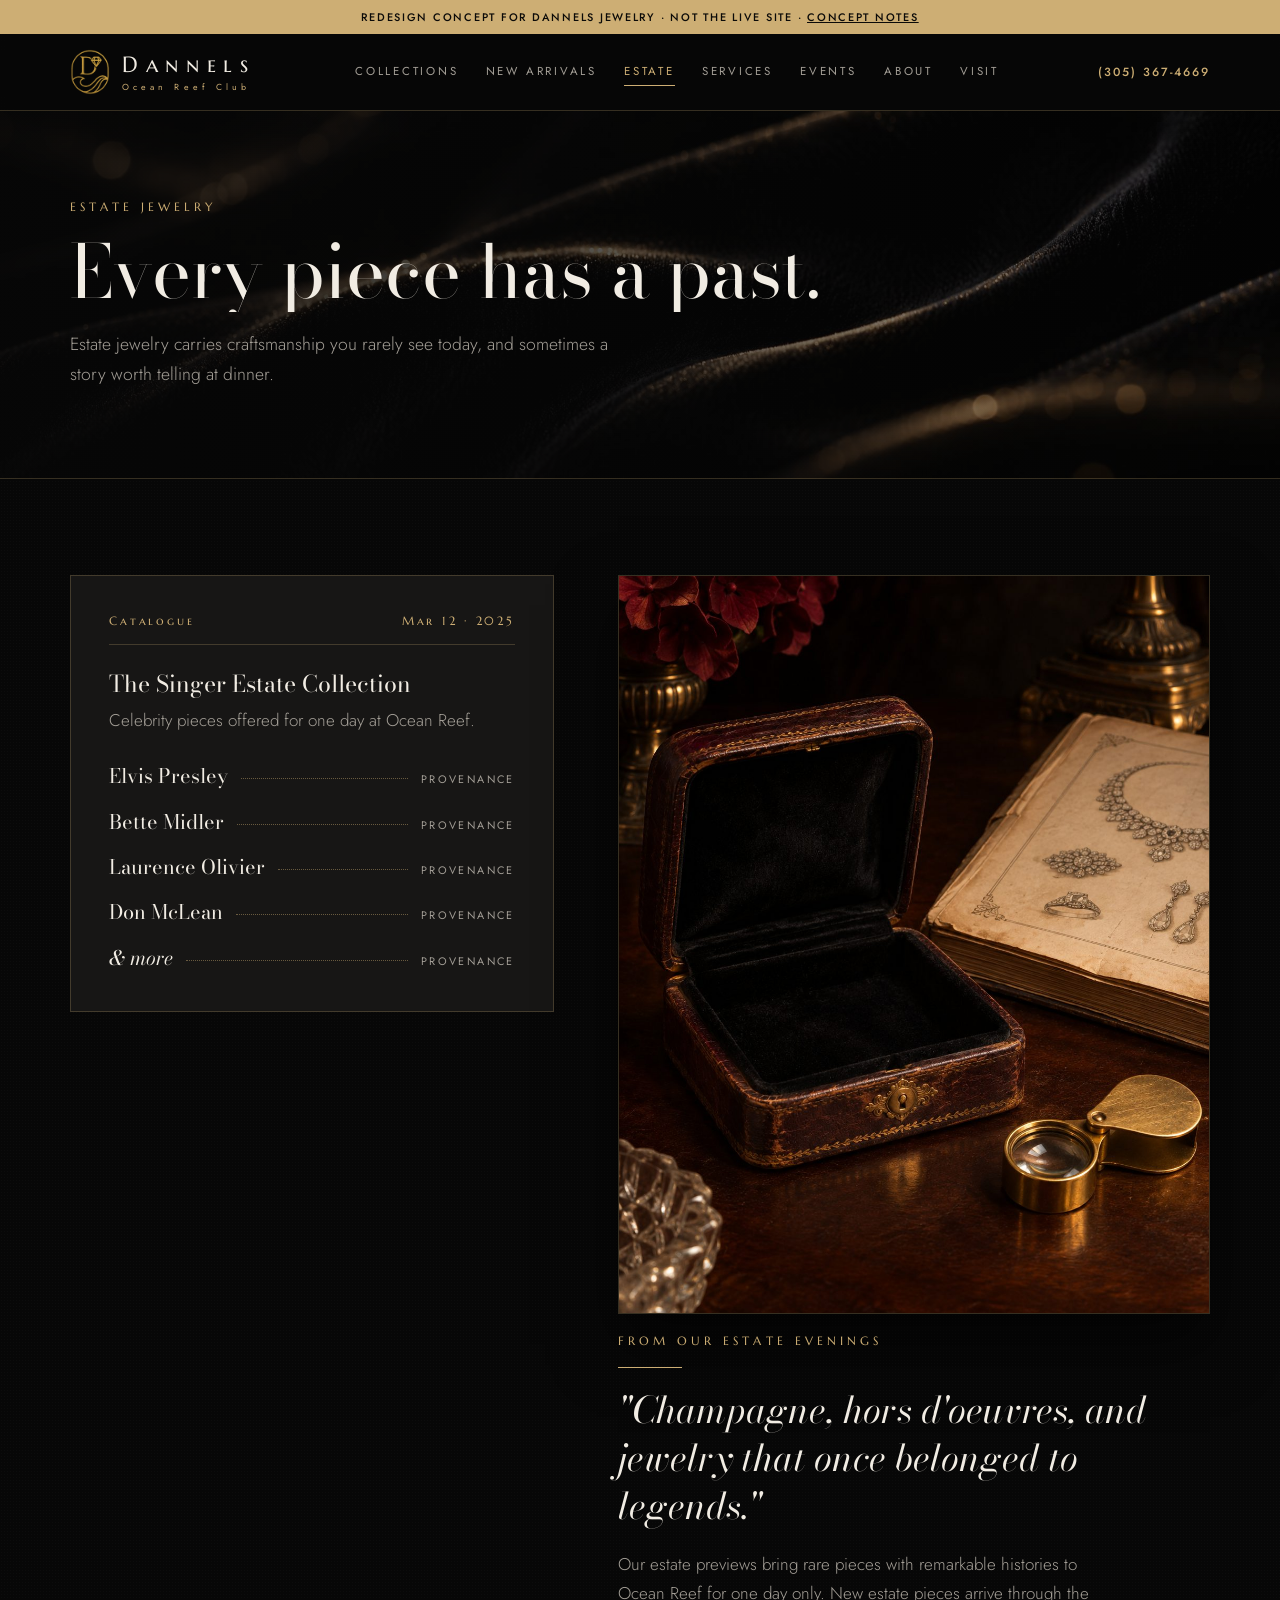
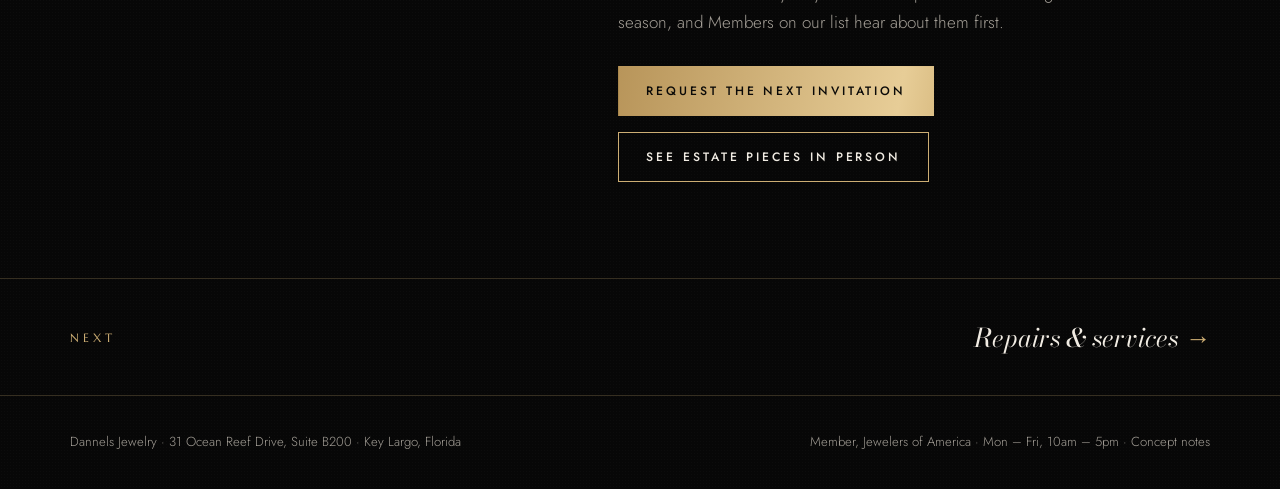
<file: estate.html>
<!doctype html>
<html lang="en">
<head>
<meta charset="utf-8">
<meta name="viewport" content="width=device-width, initial-scale=1, viewport-fit=cover">
<title>Estate Jewelry · Dannels Jewelry</title>
<meta name="description" content="Estate jewelry with provenance at Ocean Reef Club, including the Singer Estate Collection with pieces from Elvis Presley and Bette Midler.">
<meta name="robots" content="noindex, nofollow">
<meta property="og:title" content="Estate Jewelry · Dannels Jewelry">
<meta property="og:description" content="Estate jewelry with provenance at Ocean Reef Club, including the Singer Estate Collection with pieces from Elvis Presley and Bette Midler.">
<meta property="og:type" content="website">
<meta property="og:image" content="https://lysverdan.github.io/dannels-site/img/share.jpg">
<meta name="twitter:card" content="summary_large_image">
<link rel="preconnect" href="https://fonts.googleapis.com">
<link rel="preconnect" href="https://fonts.gstatic.com" crossorigin>
<link href="https://fonts.googleapis.com/css2?family=Bodoni+Moda:ital,opsz,wght@0,6..96,400;0,6..96,500;1,6..96,400&family=Marcellus+SC&family=Jost:wght@300;400;500&display=swap" rel="stylesheet">
<link rel="icon" href="favicon.ico" sizes="any">
<link rel="icon" type="image/png" sizes="32x32" href="img/favicon-32.png">
<link rel="apple-touch-icon" href="img/apple-touch-icon.png">
<link rel="manifest" href="site.webmanifest">
<meta name="theme-color" content="#070707">
<link rel="stylesheet" href="site.css?v=7">
</head>
<body>
<svg width="0" height="0" style="position:absolute" aria-hidden="true"><symbol id="g-brilliant" viewBox="0 0 200 200"><polygon points="183.1,134.4 134.4,183.1 65.6,183.1 16.9,134.4 16.9,65.6 65.6,16.9 134.4,16.9 183.1,65.6" fill="none" stroke="var(--setting)" stroke-width="5"/><polygon points="183.1,134.4 161.7,161.7 146.2,119.1" fill="var(--deep)"/><polygon points="161.7,161.7 134.4,183.1 119.1,146.2" fill="var(--lo)"/><polygon points="161.7,161.7 146.2,119.1 119.1,146.2" fill="var(--hi)"/><polygon points="134.4,183.1 100.0,187.3 119.1,146.2" fill="var(--deep)"/><polygon points="100.0,187.3 65.6,183.1 80.9,146.2" fill="var(--hi)"/><polygon points="100.0,187.3 119.1,146.2 80.9,146.2" fill="var(--mid)"/><polygon points="65.6,183.1 38.3,161.7 80.9,146.2" fill="var(--hi)"/><polygon points="38.3,161.7 16.9,134.4 53.8,119.1" fill="var(--deep)"/><polygon points="38.3,161.7 80.9,146.2 53.8,119.1" fill="var(--deep)"/><polygon points="16.9,134.4 12.7,100.0 53.8,119.1" fill="var(--deep)"/><polygon points="12.7,100.0 16.9,65.6 53.8,80.9" fill="var(--hi)"/><polygon points="12.7,100.0 53.8,119.1 53.8,80.9" fill="var(--hi)"/><polygon points="16.9,65.6 38.3,38.3 53.8,80.9" fill="var(--lo)"/><polygon points="38.3,38.3 65.6,16.9 80.9,53.8" fill="var(--hi)"/><polygon points="38.3,38.3 53.8,80.9 80.9,53.8" fill="var(--deep)"/><polygon points="65.6,16.9 100.0,12.7 80.9,53.8" fill="var(--hi)"/><polygon points="100.0,12.7 134.4,16.9 119.1,53.8" fill="var(--hi)"/><polygon points="100.0,12.7 80.9,53.8 119.1,53.8" fill="var(--deep)"/><polygon points="134.4,16.9 161.7,38.3 119.1,53.8" fill="var(--mid)"/><polygon points="161.7,38.3 183.1,65.6 146.2,80.9" fill="var(--hi)"/><polygon points="161.7,38.3 119.1,53.8 146.2,80.9" fill="var(--deep)"/><polygon points="183.1,65.6 187.3,100.0 146.2,80.9" fill="var(--deep)"/><polygon points="187.3,100.0 183.1,134.4 146.2,119.1" fill="var(--mid)"/><polygon points="187.3,100.0 146.2,80.9 146.2,119.1" fill="var(--mid)"/><polygon points="146.2,119.1 119.1,146.2 80.9,146.2 53.8,119.1 53.8,80.9 80.9,53.8 119.1,53.8 146.2,80.9" fill="var(--mid)"/><polygon points="100.0,100.0 146.2,119.1 119.1,146.2" fill="var(--deep)" opacity="0.85"/><polygon points="100.0,100.0 119.1,146.2 80.9,146.2" fill="var(--lo)" opacity="0.85"/><polygon points="100.0,100.0 80.9,146.2 53.8,119.1" fill="var(--hi)" opacity="0.85"/><polygon points="100.0,100.0 53.8,119.1 53.8,80.9" fill="var(--deep)" opacity="0.85"/><polygon points="100.0,100.0 53.8,80.9 80.9,53.8" fill="var(--deep)" opacity="0.85"/><polygon points="100.0,100.0 80.9,53.8 119.1,53.8" fill="var(--deep)" opacity="0.85"/><polygon points="100.0,100.0 119.1,53.8 146.2,80.9" fill="var(--deep)" opacity="0.85"/><polygon points="100.0,100.0 146.2,80.9 146.2,119.1" fill="var(--hi)" opacity="0.85"/><g fill="none" stroke="#fff" stroke-opacity="0.35" stroke-width="0.8"><polygon points="183.1,134.4 161.7,161.7 146.2,119.1"/><polygon points="161.7,161.7 134.4,183.1 119.1,146.2"/><polygon points="134.4,183.1 100.0,187.3 119.1,146.2"/><polygon points="100.0,187.3 65.6,183.1 80.9,146.2"/><polygon points="65.6,183.1 38.3,161.7 80.9,146.2"/><polygon points="38.3,161.7 16.9,134.4 53.8,119.1"/><polygon points="16.9,134.4 12.7,100.0 53.8,119.1"/><polygon points="12.7,100.0 16.9,65.6 53.8,80.9"/><polygon points="16.9,65.6 38.3,38.3 53.8,80.9"/><polygon points="38.3,38.3 65.6,16.9 80.9,53.8"/><polygon points="65.6,16.9 100.0,12.7 80.9,53.8"/><polygon points="100.0,12.7 134.4,16.9 119.1,53.8"/><polygon points="134.4,16.9 161.7,38.3 119.1,53.8"/><polygon points="161.7,38.3 183.1,65.6 146.2,80.9"/><polygon points="183.1,65.6 187.3,100.0 146.2,80.9"/><polygon points="187.3,100.0 183.1,134.4 146.2,119.1"/><polygon points="146.2,119.1 119.1,146.2 80.9,146.2 53.8,119.1 53.8,80.9 80.9,53.8 119.1,53.8 146.2,80.9"/></g><ellipse cx="72" cy="66" rx="16" ry="9" fill="#fff" opacity="0.55" transform="rotate(-35 72 66)"/></symbol><symbol id="g-step" viewBox="0 0 200 200"><polygon points="64.0,13.0 136.0,13.0 162.0,39.0 162.0,161.0 136.0,187.0 64.0,187.0 38.0,161.0 38.0,39.0" fill="none" stroke="var(--setting)" stroke-width="5"/><polygon points="64.0,13.0 136.0,13.0 131.0,25.0 69.0,25.0" fill="var(--hi)" stroke="#fff" stroke-opacity="0.3" stroke-width="0.8"/><polygon points="136.0,13.0 162.0,39.0 152.0,46.0 131.0,25.0" fill="var(--mid)" stroke="#fff" stroke-opacity="0.3" stroke-width="0.8"/><polygon points="162.0,39.0 162.0,161.0 152.0,154.0 152.0,46.0" fill="var(--lo)" stroke="#fff" stroke-opacity="0.3" stroke-width="0.8"/><polygon points="162.0,161.0 136.0,187.0 131.0,175.0 152.0,154.0" fill="var(--lo)" stroke="#fff" stroke-opacity="0.3" stroke-width="0.8"/><polygon points="136.0,187.0 64.0,187.0 69.0,175.0 131.0,175.0" fill="var(--deep)" stroke="#fff" stroke-opacity="0.3" stroke-width="0.8"/><polygon points="64.0,187.0 38.0,161.0 48.0,154.0 69.0,175.0" fill="var(--lo)" stroke="#fff" stroke-opacity="0.3" stroke-width="0.8"/><polygon points="38.0,161.0 38.0,39.0 48.0,46.0 48.0,154.0" fill="var(--mid)" stroke="#fff" stroke-opacity="0.3" stroke-width="0.8"/><polygon points="38.0,39.0 64.0,13.0 69.0,25.0 48.0,46.0" fill="var(--hi)" stroke="#fff" stroke-opacity="0.3" stroke-width="0.8"/><polygon points="69.0,25.0 131.0,25.0 126.0,37.0 74.0,37.0" fill="var(--mid)" stroke="#fff" stroke-opacity="0.3" stroke-width="0.8"/><polygon points="131.0,25.0 152.0,46.0 142.0,53.0 126.0,37.0" fill="var(--hi)" stroke="#fff" stroke-opacity="0.3" stroke-width="0.8"/><polygon points="152.0,46.0 152.0,154.0 142.0,147.0 142.0,53.0" fill="var(--mid)" stroke="#fff" stroke-opacity="0.3" stroke-width="0.8"/><polygon points="152.0,154.0 131.0,175.0 126.0,163.0 142.0,147.0" fill="var(--deep)" stroke="#fff" stroke-opacity="0.3" stroke-width="0.8"/><polygon points="131.0,175.0 69.0,175.0 74.0,163.0 126.0,163.0" fill="var(--lo)" stroke="#fff" stroke-opacity="0.3" stroke-width="0.8"/><polygon points="69.0,175.0 48.0,154.0 58.0,147.0 74.0,163.0" fill="var(--deep)" stroke="#fff" stroke-opacity="0.3" stroke-width="0.8"/><polygon points="48.0,154.0 48.0,46.0 58.0,53.0 58.0,147.0" fill="var(--hi)" stroke="#fff" stroke-opacity="0.3" stroke-width="0.8"/><polygon points="48.0,46.0 69.0,25.0 74.0,37.0 58.0,53.0" fill="var(--mid)" stroke="#fff" stroke-opacity="0.3" stroke-width="0.8"/><polygon points="74.0,37.0 126.0,37.0 121.0,49.0 79.0,49.0" fill="var(--hi)" stroke="#fff" stroke-opacity="0.3" stroke-width="0.8"/><polygon points="126.0,37.0 142.0,53.0 132.0,60.0 121.0,49.0" fill="var(--mid)" stroke="#fff" stroke-opacity="0.3" stroke-width="0.8"/><polygon points="142.0,53.0 142.0,147.0 132.0,140.0 132.0,60.0" fill="var(--lo)" stroke="#fff" stroke-opacity="0.3" stroke-width="0.8"/><polygon points="142.0,147.0 126.0,163.0 121.0,151.0 132.0,140.0" fill="var(--lo)" stroke="#fff" stroke-opacity="0.3" stroke-width="0.8"/><polygon points="126.0,163.0 74.0,163.0 79.0,151.0 121.0,151.0" fill="var(--deep)" stroke="#fff" stroke-opacity="0.3" stroke-width="0.8"/><polygon points="74.0,163.0 58.0,147.0 68.0,140.0 79.0,151.0" fill="var(--lo)" stroke="#fff" stroke-opacity="0.3" stroke-width="0.8"/><polygon points="58.0,147.0 58.0,53.0 68.0,60.0 68.0,140.0" fill="var(--mid)" stroke="#fff" stroke-opacity="0.3" stroke-width="0.8"/><polygon points="58.0,53.0 74.0,37.0 79.0,49.0 68.0,60.0" fill="var(--hi)" stroke="#fff" stroke-opacity="0.3" stroke-width="0.8"/><polygon points="79.0,49.0 121.0,49.0 132.0,60.0 132.0,140.0 121.0,151.0 79.0,151.0 68.0,140.0 68.0,60.0" fill="var(--mid)" stroke="#fff" stroke-opacity="0.4" stroke-width="0.8"/><polygon points="79,49 108,49 86,109 68,89 68,60" fill="#fff" opacity="0.22"/></symbol><symbol id="g-pearl" viewBox="0 0 200 200"><defs><radialGradient id="pg" cx="38%" cy="34%" r="70%"><stop offset="0" stop-color="#fff"/><stop offset=".3" stop-color="#F7F1EC"/><stop offset=".7" stop-color="#DCD3CF"/><stop offset="1" stop-color="#9C918F"/></radialGradient><radialGradient id="pr" cx="68%" cy="72%" r="45%"><stop offset="0" stop-color="#FFD6E4" stop-opacity=".45"/><stop offset="1" stop-color="#FFD6E4" stop-opacity="0"/></radialGradient></defs><circle cx="100" cy="104" r="72" fill="url(#pg)"/><circle cx="100" cy="104" r="72" fill="url(#pr)"/><circle cx="100" cy="22" r="8" fill="none" stroke="var(--setting)" stroke-width="3"/></symbol></svg>
<div class="ribbon">Redesign concept for Dannels Jewelry · not the live site · <a href="notes.html">concept notes</a></div>
<nav class="nav" aria-label="Main">
  <div class="wrap">
    <a class="wordmark" href="index.html"><img class="nav-mark" src="img/logo-mark-sm.png" alt="" width="40" height="46"><span>Dannels<small>Ocean Reef Club</small></span></a>
    <div class="menu"><a href="collections.html">Collections</a><a href="new-arrivals.html">New Arrivals</a><a href="estate.html" aria-current="page">Estate</a><a href="services.html">Services</a><a href="events.html">Events</a><a href="about.html">About</a><a href="visit.html">Visit</a></div>
    <a class="call" href="tel:+13053674669">(305) 367-4669</a>
  </div>
</nav>
<main>
<section class="page">
<header class="page-head"><div class="wrap">
<span class="eyebrow">Estate Jewelry</span>
<h1>Every piece has a past.</h1>
<p>Estate jewelry carries craftsmanship you rarely see today, and sometimes a story worth telling at dinner.</p>
</div></header>
<section class="band"><div class="wrap catalogue">
<div class="cat-sheet">
<div class="lotline"><span>Catalogue</span><span>Mar 12 · 2025</span></div>
<h3>The Singer Estate Collection</h3>
<p class="muted" style="margin-top:.6rem">Celebrity pieces offered for one day at Ocean Reef.</p>
<ul class="prov">
<li>Elvis Presley<span>Provenance</span></li>
<li>Bette Midler<span>Provenance</span></li>
<li>Laurence Olivier<span>Provenance</span></li>
<li>Don McLean<span>Provenance</span></li>
<li><em>&amp; more</em><span>Provenance</span></li>
</ul>
</div>
<div class="stack">
<figure class="estate-photo"><img src="img/estate-box.jpg" alt="Antique leather jewelry box lined in black velvet, beside an old jewelry catalogue and a gold loupe" width="1122" height="1402" loading="lazy"></figure>
<span class="eyebrow">From our estate evenings</span>
<div class="rule"></div>
<blockquote>"Champagne, hors d'oeuvres, and jewelry that once belonged to legends."</blockquote>
<p>Our estate previews bring rare pieces with remarkable histories to Ocean Reef for one day only. New estate pieces arrive through the season, and Members on our list hear about them first.</p>
<div class="ctas" style="margin-top:.6rem"><a class="btn btn--solid" href="events.html">Request the next invitation</a><a class="btn btn--ghost" href="visit.html">See estate pieces in person</a></div>
</div>
</div></section>
<div class="next"><div class="wrap"><span class="eyebrow">Next</span><a href="services.html">Repairs &amp; services <span>→</span></a></div></div>
</section>
</main>
<footer>
  <div class="wrap">
    <span>Dannels Jewelry · 31 Ocean Reef Drive, Suite B200 · Key Largo, Florida</span>
    <span>Member, Jewelers of America · <a href="visit.html">Mon – Fri, 10am – 5pm</a> · <a href="notes.html">Concept notes</a></span>
  </div>
</footer>
</body>
</html>
</file>
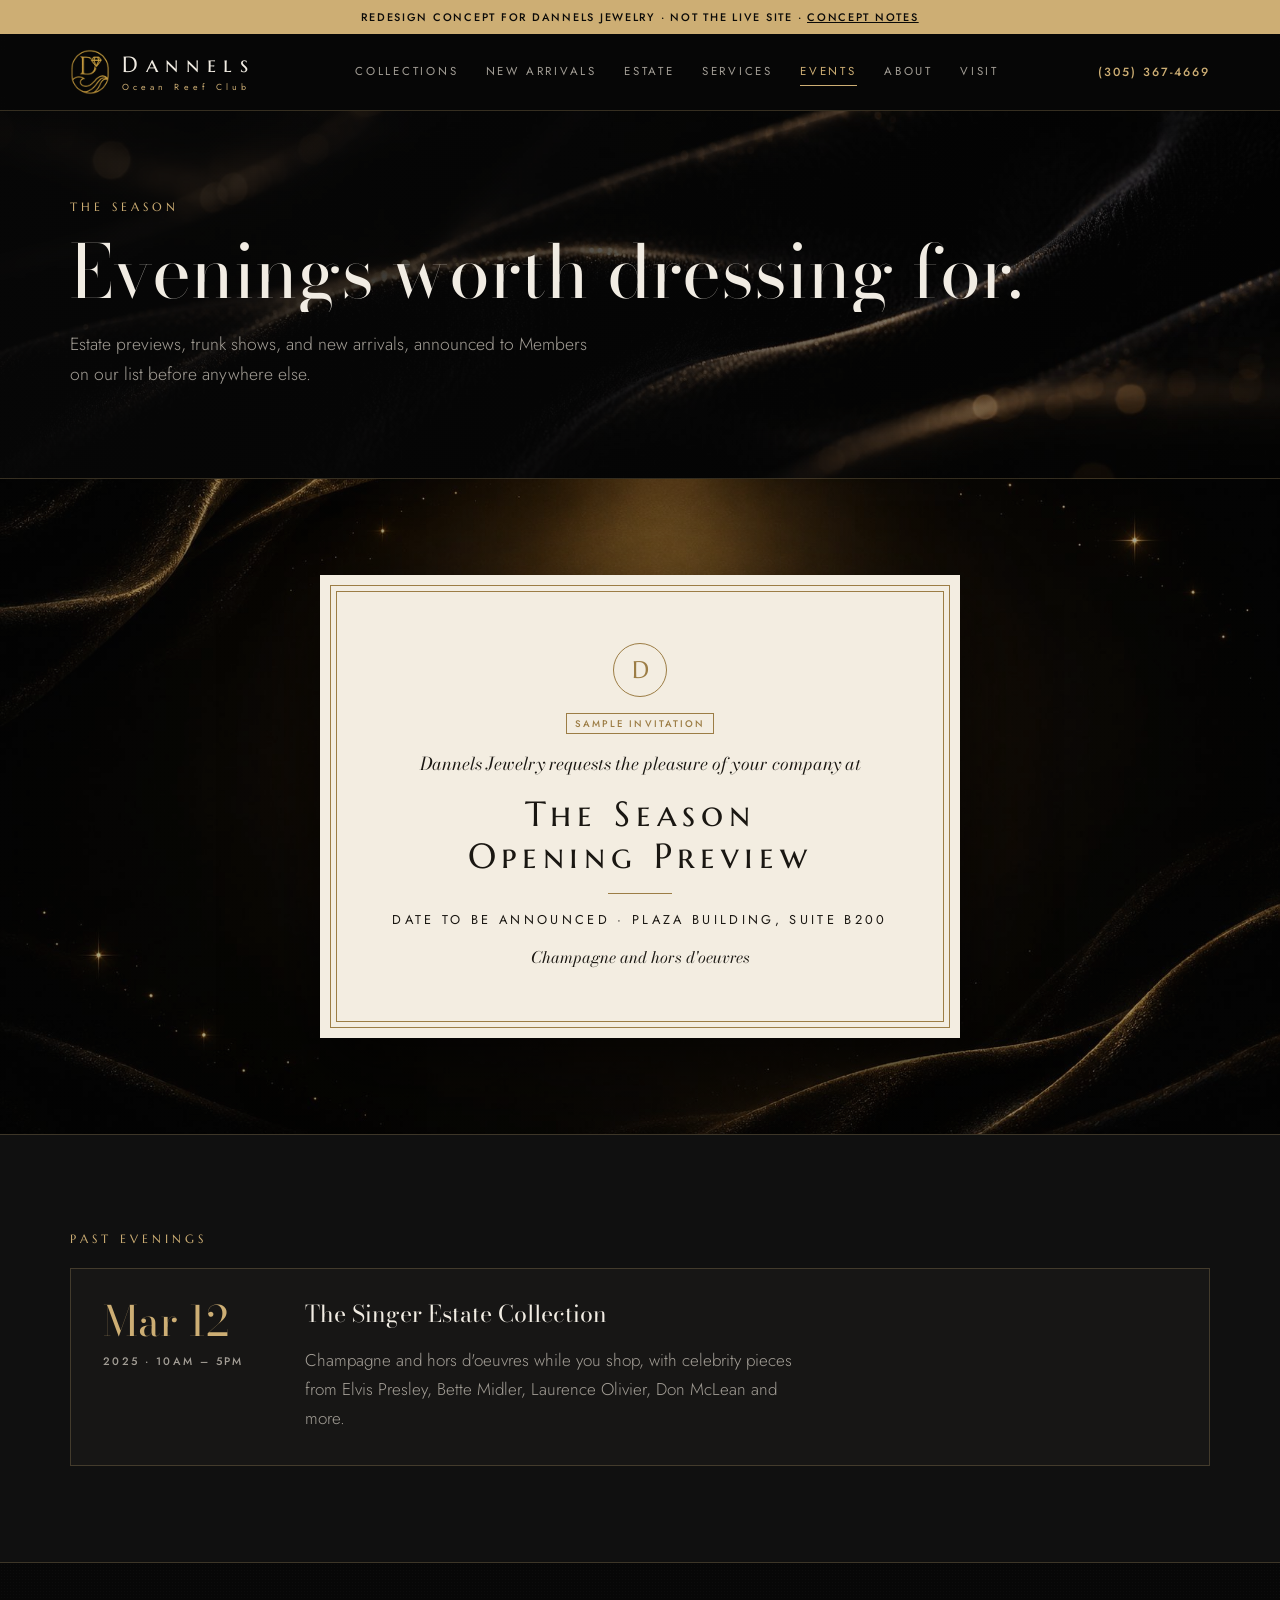
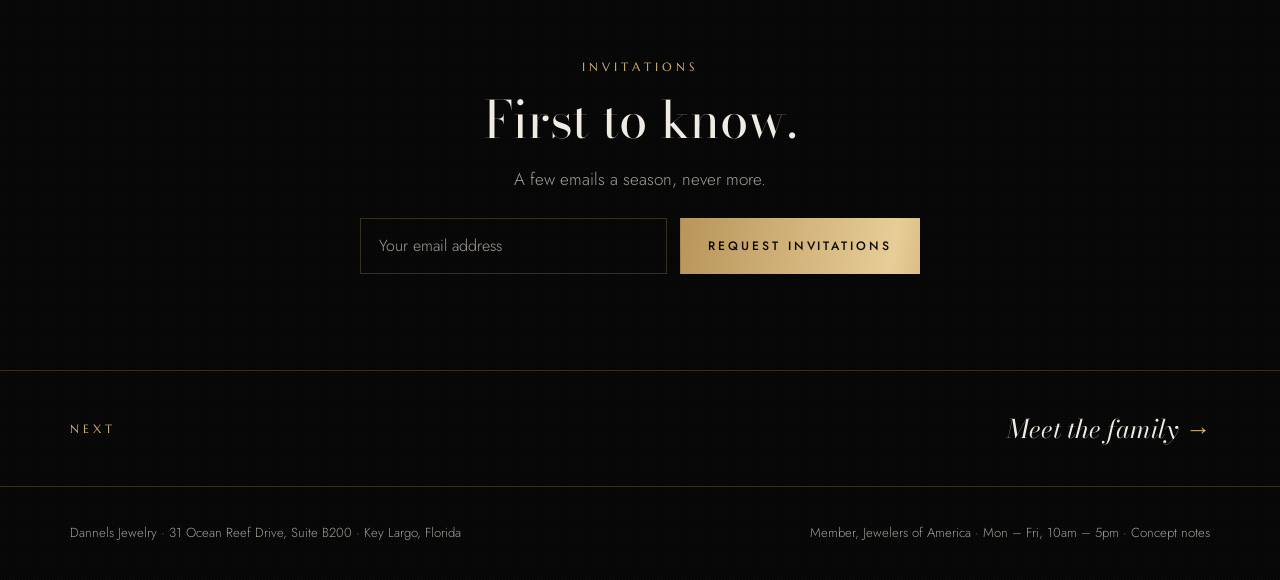
<file: events.html>
<!doctype html>
<html lang="en">
<head>
<meta charset="utf-8">
<meta name="viewport" content="width=device-width, initial-scale=1, viewport-fit=cover">
<title>Events · Dannels Jewelry</title>
<meta name="description" content="Estate previews, trunk shows, and new arrivals at Ocean Reef Club. Members on our list hear first.">
<meta name="robots" content="noindex, nofollow">
<meta property="og:title" content="Events · Dannels Jewelry">
<meta property="og:description" content="Estate previews, trunk shows, and new arrivals at Ocean Reef Club. Members on our list hear first.">
<meta property="og:type" content="website">
<meta property="og:image" content="https://lysverdan.github.io/dannels-site/img/share.jpg">
<meta name="twitter:card" content="summary_large_image">
<link rel="preconnect" href="https://fonts.googleapis.com">
<link rel="preconnect" href="https://fonts.gstatic.com" crossorigin>
<link href="https://fonts.googleapis.com/css2?family=Bodoni+Moda:ital,opsz,wght@0,6..96,400;0,6..96,500;1,6..96,400&family=Marcellus+SC&family=Jost:wght@300;400;500&display=swap" rel="stylesheet">
<link rel="icon" href="favicon.ico" sizes="any">
<link rel="icon" type="image/png" sizes="32x32" href="img/favicon-32.png">
<link rel="apple-touch-icon" href="img/apple-touch-icon.png">
<link rel="manifest" href="site.webmanifest">
<meta name="theme-color" content="#070707">
<link rel="stylesheet" href="site.css?v=7">
</head>
<body>
<svg width="0" height="0" style="position:absolute" aria-hidden="true"><symbol id="g-brilliant" viewBox="0 0 200 200"><polygon points="183.1,134.4 134.4,183.1 65.6,183.1 16.9,134.4 16.9,65.6 65.6,16.9 134.4,16.9 183.1,65.6" fill="none" stroke="var(--setting)" stroke-width="5"/><polygon points="183.1,134.4 161.7,161.7 146.2,119.1" fill="var(--deep)"/><polygon points="161.7,161.7 134.4,183.1 119.1,146.2" fill="var(--lo)"/><polygon points="161.7,161.7 146.2,119.1 119.1,146.2" fill="var(--hi)"/><polygon points="134.4,183.1 100.0,187.3 119.1,146.2" fill="var(--deep)"/><polygon points="100.0,187.3 65.6,183.1 80.9,146.2" fill="var(--hi)"/><polygon points="100.0,187.3 119.1,146.2 80.9,146.2" fill="var(--mid)"/><polygon points="65.6,183.1 38.3,161.7 80.9,146.2" fill="var(--hi)"/><polygon points="38.3,161.7 16.9,134.4 53.8,119.1" fill="var(--deep)"/><polygon points="38.3,161.7 80.9,146.2 53.8,119.1" fill="var(--deep)"/><polygon points="16.9,134.4 12.7,100.0 53.8,119.1" fill="var(--deep)"/><polygon points="12.7,100.0 16.9,65.6 53.8,80.9" fill="var(--hi)"/><polygon points="12.7,100.0 53.8,119.1 53.8,80.9" fill="var(--hi)"/><polygon points="16.9,65.6 38.3,38.3 53.8,80.9" fill="var(--lo)"/><polygon points="38.3,38.3 65.6,16.9 80.9,53.8" fill="var(--hi)"/><polygon points="38.3,38.3 53.8,80.9 80.9,53.8" fill="var(--deep)"/><polygon points="65.6,16.9 100.0,12.7 80.9,53.8" fill="var(--hi)"/><polygon points="100.0,12.7 134.4,16.9 119.1,53.8" fill="var(--hi)"/><polygon points="100.0,12.7 80.9,53.8 119.1,53.8" fill="var(--deep)"/><polygon points="134.4,16.9 161.7,38.3 119.1,53.8" fill="var(--mid)"/><polygon points="161.7,38.3 183.1,65.6 146.2,80.9" fill="var(--hi)"/><polygon points="161.7,38.3 119.1,53.8 146.2,80.9" fill="var(--deep)"/><polygon points="183.1,65.6 187.3,100.0 146.2,80.9" fill="var(--deep)"/><polygon points="187.3,100.0 183.1,134.4 146.2,119.1" fill="var(--mid)"/><polygon points="187.3,100.0 146.2,80.9 146.2,119.1" fill="var(--mid)"/><polygon points="146.2,119.1 119.1,146.2 80.9,146.2 53.8,119.1 53.8,80.9 80.9,53.8 119.1,53.8 146.2,80.9" fill="var(--mid)"/><polygon points="100.0,100.0 146.2,119.1 119.1,146.2" fill="var(--deep)" opacity="0.85"/><polygon points="100.0,100.0 119.1,146.2 80.9,146.2" fill="var(--lo)" opacity="0.85"/><polygon points="100.0,100.0 80.9,146.2 53.8,119.1" fill="var(--hi)" opacity="0.85"/><polygon points="100.0,100.0 53.8,119.1 53.8,80.9" fill="var(--deep)" opacity="0.85"/><polygon points="100.0,100.0 53.8,80.9 80.9,53.8" fill="var(--deep)" opacity="0.85"/><polygon points="100.0,100.0 80.9,53.8 119.1,53.8" fill="var(--deep)" opacity="0.85"/><polygon points="100.0,100.0 119.1,53.8 146.2,80.9" fill="var(--deep)" opacity="0.85"/><polygon points="100.0,100.0 146.2,80.9 146.2,119.1" fill="var(--hi)" opacity="0.85"/><g fill="none" stroke="#fff" stroke-opacity="0.35" stroke-width="0.8"><polygon points="183.1,134.4 161.7,161.7 146.2,119.1"/><polygon points="161.7,161.7 134.4,183.1 119.1,146.2"/><polygon points="134.4,183.1 100.0,187.3 119.1,146.2"/><polygon points="100.0,187.3 65.6,183.1 80.9,146.2"/><polygon points="65.6,183.1 38.3,161.7 80.9,146.2"/><polygon points="38.3,161.7 16.9,134.4 53.8,119.1"/><polygon points="16.9,134.4 12.7,100.0 53.8,119.1"/><polygon points="12.7,100.0 16.9,65.6 53.8,80.9"/><polygon points="16.9,65.6 38.3,38.3 53.8,80.9"/><polygon points="38.3,38.3 65.6,16.9 80.9,53.8"/><polygon points="65.6,16.9 100.0,12.7 80.9,53.8"/><polygon points="100.0,12.7 134.4,16.9 119.1,53.8"/><polygon points="134.4,16.9 161.7,38.3 119.1,53.8"/><polygon points="161.7,38.3 183.1,65.6 146.2,80.9"/><polygon points="183.1,65.6 187.3,100.0 146.2,80.9"/><polygon points="187.3,100.0 183.1,134.4 146.2,119.1"/><polygon points="146.2,119.1 119.1,146.2 80.9,146.2 53.8,119.1 53.8,80.9 80.9,53.8 119.1,53.8 146.2,80.9"/></g><ellipse cx="72" cy="66" rx="16" ry="9" fill="#fff" opacity="0.55" transform="rotate(-35 72 66)"/></symbol><symbol id="g-step" viewBox="0 0 200 200"><polygon points="64.0,13.0 136.0,13.0 162.0,39.0 162.0,161.0 136.0,187.0 64.0,187.0 38.0,161.0 38.0,39.0" fill="none" stroke="var(--setting)" stroke-width="5"/><polygon points="64.0,13.0 136.0,13.0 131.0,25.0 69.0,25.0" fill="var(--hi)" stroke="#fff" stroke-opacity="0.3" stroke-width="0.8"/><polygon points="136.0,13.0 162.0,39.0 152.0,46.0 131.0,25.0" fill="var(--mid)" stroke="#fff" stroke-opacity="0.3" stroke-width="0.8"/><polygon points="162.0,39.0 162.0,161.0 152.0,154.0 152.0,46.0" fill="var(--lo)" stroke="#fff" stroke-opacity="0.3" stroke-width="0.8"/><polygon points="162.0,161.0 136.0,187.0 131.0,175.0 152.0,154.0" fill="var(--lo)" stroke="#fff" stroke-opacity="0.3" stroke-width="0.8"/><polygon points="136.0,187.0 64.0,187.0 69.0,175.0 131.0,175.0" fill="var(--deep)" stroke="#fff" stroke-opacity="0.3" stroke-width="0.8"/><polygon points="64.0,187.0 38.0,161.0 48.0,154.0 69.0,175.0" fill="var(--lo)" stroke="#fff" stroke-opacity="0.3" stroke-width="0.8"/><polygon points="38.0,161.0 38.0,39.0 48.0,46.0 48.0,154.0" fill="var(--mid)" stroke="#fff" stroke-opacity="0.3" stroke-width="0.8"/><polygon points="38.0,39.0 64.0,13.0 69.0,25.0 48.0,46.0" fill="var(--hi)" stroke="#fff" stroke-opacity="0.3" stroke-width="0.8"/><polygon points="69.0,25.0 131.0,25.0 126.0,37.0 74.0,37.0" fill="var(--mid)" stroke="#fff" stroke-opacity="0.3" stroke-width="0.8"/><polygon points="131.0,25.0 152.0,46.0 142.0,53.0 126.0,37.0" fill="var(--hi)" stroke="#fff" stroke-opacity="0.3" stroke-width="0.8"/><polygon points="152.0,46.0 152.0,154.0 142.0,147.0 142.0,53.0" fill="var(--mid)" stroke="#fff" stroke-opacity="0.3" stroke-width="0.8"/><polygon points="152.0,154.0 131.0,175.0 126.0,163.0 142.0,147.0" fill="var(--deep)" stroke="#fff" stroke-opacity="0.3" stroke-width="0.8"/><polygon points="131.0,175.0 69.0,175.0 74.0,163.0 126.0,163.0" fill="var(--lo)" stroke="#fff" stroke-opacity="0.3" stroke-width="0.8"/><polygon points="69.0,175.0 48.0,154.0 58.0,147.0 74.0,163.0" fill="var(--deep)" stroke="#fff" stroke-opacity="0.3" stroke-width="0.8"/><polygon points="48.0,154.0 48.0,46.0 58.0,53.0 58.0,147.0" fill="var(--hi)" stroke="#fff" stroke-opacity="0.3" stroke-width="0.8"/><polygon points="48.0,46.0 69.0,25.0 74.0,37.0 58.0,53.0" fill="var(--mid)" stroke="#fff" stroke-opacity="0.3" stroke-width="0.8"/><polygon points="74.0,37.0 126.0,37.0 121.0,49.0 79.0,49.0" fill="var(--hi)" stroke="#fff" stroke-opacity="0.3" stroke-width="0.8"/><polygon points="126.0,37.0 142.0,53.0 132.0,60.0 121.0,49.0" fill="var(--mid)" stroke="#fff" stroke-opacity="0.3" stroke-width="0.8"/><polygon points="142.0,53.0 142.0,147.0 132.0,140.0 132.0,60.0" fill="var(--lo)" stroke="#fff" stroke-opacity="0.3" stroke-width="0.8"/><polygon points="142.0,147.0 126.0,163.0 121.0,151.0 132.0,140.0" fill="var(--lo)" stroke="#fff" stroke-opacity="0.3" stroke-width="0.8"/><polygon points="126.0,163.0 74.0,163.0 79.0,151.0 121.0,151.0" fill="var(--deep)" stroke="#fff" stroke-opacity="0.3" stroke-width="0.8"/><polygon points="74.0,163.0 58.0,147.0 68.0,140.0 79.0,151.0" fill="var(--lo)" stroke="#fff" stroke-opacity="0.3" stroke-width="0.8"/><polygon points="58.0,147.0 58.0,53.0 68.0,60.0 68.0,140.0" fill="var(--mid)" stroke="#fff" stroke-opacity="0.3" stroke-width="0.8"/><polygon points="58.0,53.0 74.0,37.0 79.0,49.0 68.0,60.0" fill="var(--hi)" stroke="#fff" stroke-opacity="0.3" stroke-width="0.8"/><polygon points="79.0,49.0 121.0,49.0 132.0,60.0 132.0,140.0 121.0,151.0 79.0,151.0 68.0,140.0 68.0,60.0" fill="var(--mid)" stroke="#fff" stroke-opacity="0.4" stroke-width="0.8"/><polygon points="79,49 108,49 86,109 68,89 68,60" fill="#fff" opacity="0.22"/></symbol><symbol id="g-pearl" viewBox="0 0 200 200"><defs><radialGradient id="pg" cx="38%" cy="34%" r="70%"><stop offset="0" stop-color="#fff"/><stop offset=".3" stop-color="#F7F1EC"/><stop offset=".7" stop-color="#DCD3CF"/><stop offset="1" stop-color="#9C918F"/></radialGradient><radialGradient id="pr" cx="68%" cy="72%" r="45%"><stop offset="0" stop-color="#FFD6E4" stop-opacity=".45"/><stop offset="1" stop-color="#FFD6E4" stop-opacity="0"/></radialGradient></defs><circle cx="100" cy="104" r="72" fill="url(#pg)"/><circle cx="100" cy="104" r="72" fill="url(#pr)"/><circle cx="100" cy="22" r="8" fill="none" stroke="var(--setting)" stroke-width="3"/></symbol></svg>
<div class="ribbon">Redesign concept for Dannels Jewelry · not the live site · <a href="notes.html">concept notes</a></div>
<nav class="nav" aria-label="Main">
  <div class="wrap">
    <a class="wordmark" href="index.html"><img class="nav-mark" src="img/logo-mark-sm.png" alt="" width="40" height="46"><span>Dannels<small>Ocean Reef Club</small></span></a>
    <div class="menu"><a href="collections.html">Collections</a><a href="new-arrivals.html">New Arrivals</a><a href="estate.html">Estate</a><a href="services.html">Services</a><a href="events.html" aria-current="page">Events</a><a href="about.html">About</a><a href="visit.html">Visit</a></div>
    <a class="call" href="tel:+13053674669">(305) 367-4669</a>
  </div>
</nav>
<main>
<section class="page">
<header class="page-head"><div class="wrap">
<span class="eyebrow">The Season</span>
<h1>Evenings worth dressing for.</h1>
<p>Estate previews, trunk shows, and new arrivals, announced to Members on our list before anywhere else.</p>
</div></header>
<section class="band invite-band"><div class="wrap">
<div class="invite"><div class="invite-inner">
<div class="mono">D</div>
<span class="sample">Sample invitation</span>
<p class="req">Dannels Jewelry requests the pleasure of your company at</p>
<h2>The Season Opening Preview</h2>
<div class="rule" style="background:var(--gold-deep)"></div>
<p class="when">Date to be announced · Plaza Building, Suite B200</p>
<p class="req" style="font-size:1rem">Champagne and hors d'oeuvres</p>
</div></div>
</div></section>
<section class="band band--raised"><div class="wrap" style="display:flex;flex-direction:column;gap:1.4rem">
<span class="eyebrow">Past evenings</span>
<div class="past">
<div class="date">Mar 12<small>2025 · 10am – 5pm</small></div>
<div class="stack"><h3>The Singer Estate Collection</h3><p>Champagne and hors d'oeuvres while you shop, with celebrity pieces from Elvis Presley, Bette Midler, Laurence Olivier, Don McLean and more.</p></div>
</div>
</div></section>
<section class="band"><div class="wrap signup-box">
<span class="eyebrow">Invitations</span>
<h2>First to know.</h2>
<p>A few emails a season, never more.</p>
<form class="signup" name="invitations" onsubmit="return false">
<label class="sr" for="email">Email address</label>
<input autocomplete="email" id="email" name="email" placeholder="Your email address" type="email"/>
<button class="btn btn--solid" type="submit">Request invitations</button>
</form>
</div></section>
<div class="next"><div class="wrap"><span class="eyebrow">Next</span><a href="about.html">Meet the family <span>→</span></a></div></div>
</section>
</main>
<footer>
  <div class="wrap">
    <span>Dannels Jewelry · 31 Ocean Reef Drive, Suite B200 · Key Largo, Florida</span>
    <span>Member, Jewelers of America · <a href="visit.html">Mon – Fri, 10am – 5pm</a> · <a href="notes.html">Concept notes</a></span>
  </div>
</footer>
</body>
</html>
</file>
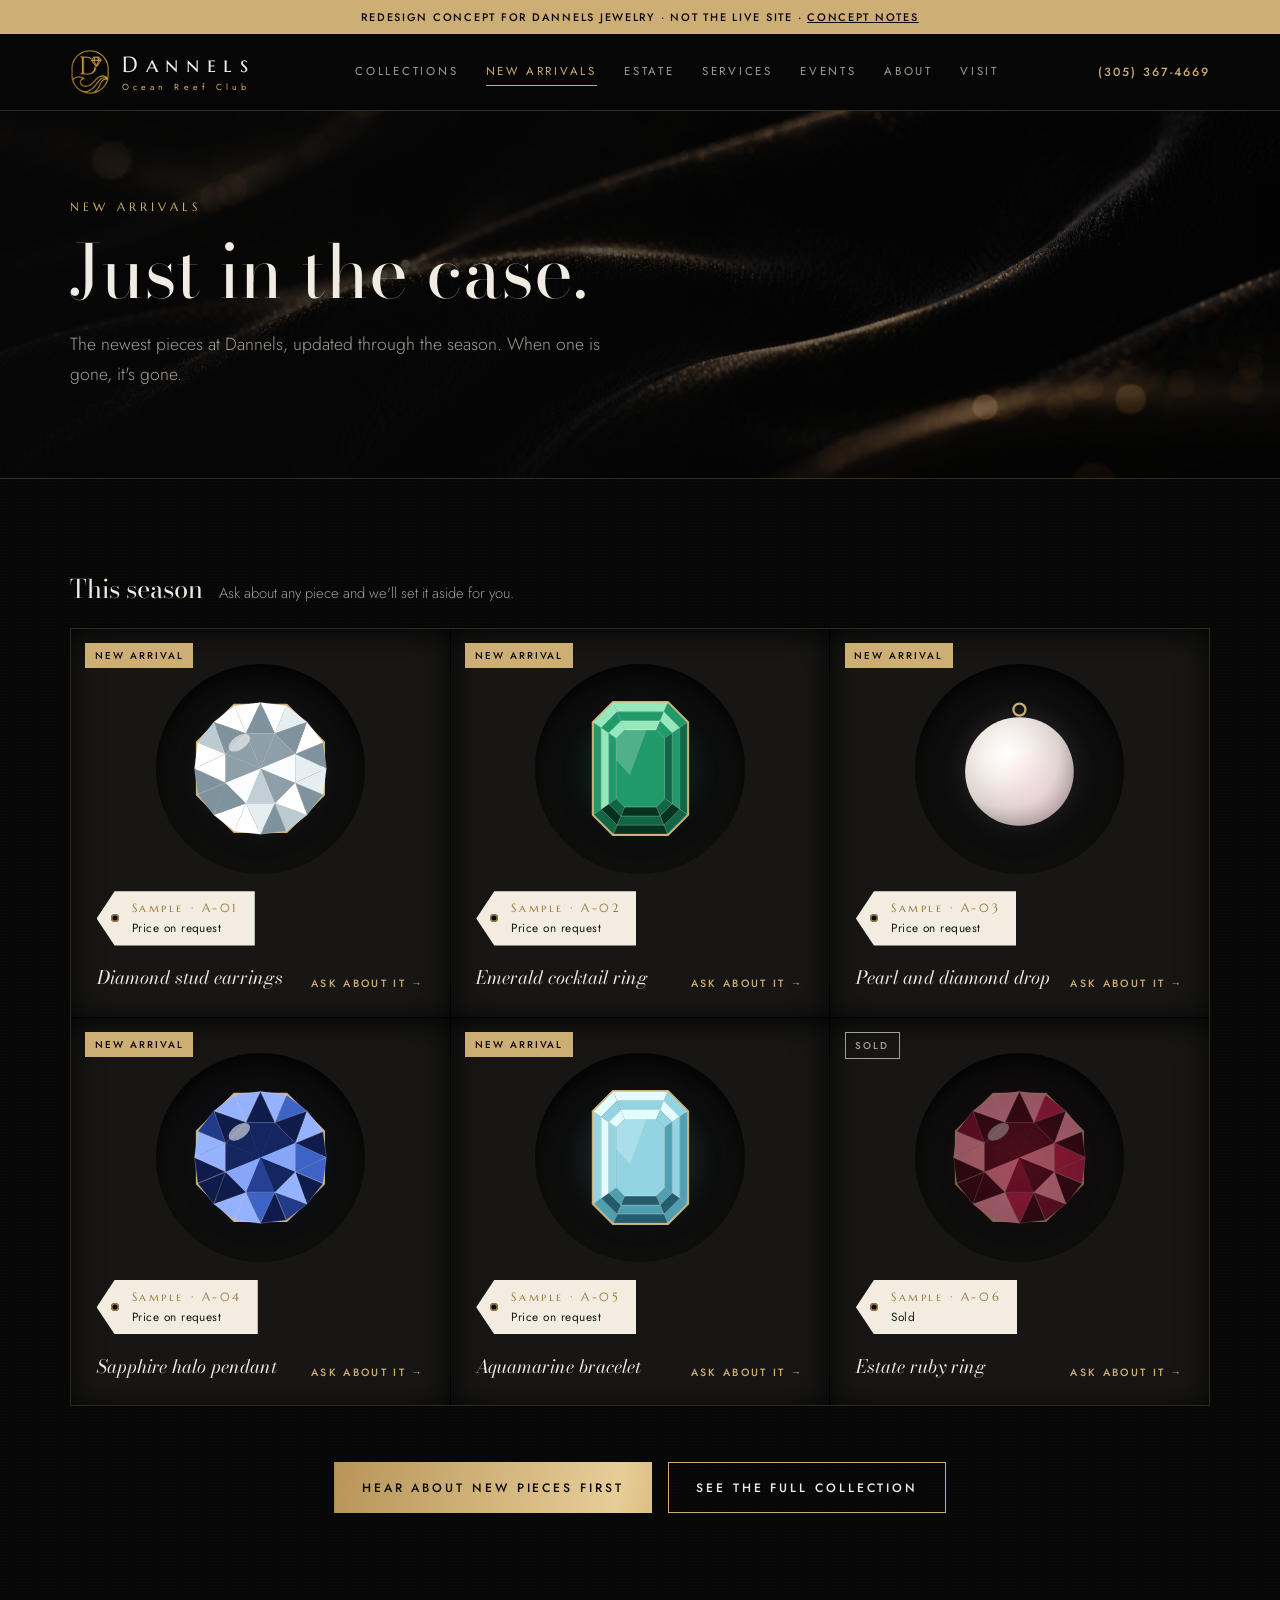
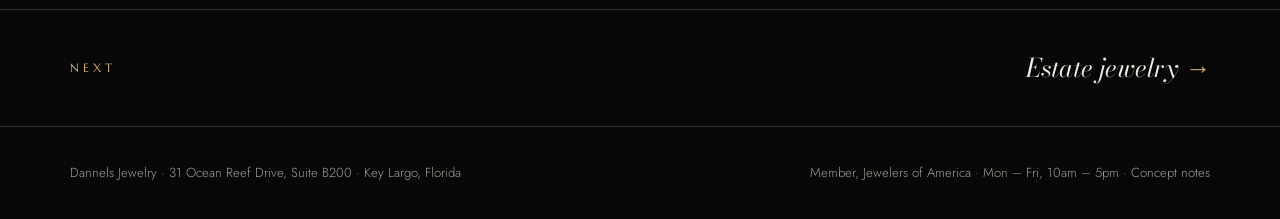
<file: new-arrivals.html>
<!doctype html>
<html lang="en">
<head>
<meta charset="utf-8">
<meta name="viewport" content="width=device-width, initial-scale=1, viewport-fit=cover">
<title>New Arrivals · Dannels Jewelry</title>
<meta name="description" content="The newest fine and estate jewelry at Dannels, Ocean Reef Club, Key Largo. Updated through the season.">
<meta name="robots" content="noindex, nofollow">
<meta property="og:title" content="New Arrivals · Dannels Jewelry">
<meta property="og:description" content="The newest fine and estate jewelry at Dannels, Ocean Reef Club.">
<meta property="og:type" content="website">
<meta property="og:image" content="https://lysverdan.github.io/dannels-site/img/share.jpg">
<meta name="twitter:card" content="summary_large_image">
<link rel="preconnect" href="https://fonts.googleapis.com">
<link rel="preconnect" href="https://fonts.gstatic.com" crossorigin>
<link href="https://fonts.googleapis.com/css2?family=Bodoni+Moda:ital,opsz,wght@0,6..96,400;0,6..96,500;1,6..96,400&family=Marcellus+SC&family=Jost:wght@300;400;500&display=swap" rel="stylesheet">
<link rel="icon" href="favicon.ico" sizes="any">
<link rel="icon" type="image/png" sizes="32x32" href="img/favicon-32.png">
<link rel="apple-touch-icon" href="img/apple-touch-icon.png">
<link rel="manifest" href="site.webmanifest">
<meta name="theme-color" content="#070707">
<link rel="stylesheet" href="site.css?v=7">
</head>
<body>
<svg width="0" height="0" style="position:absolute" aria-hidden="true"><symbol id="g-brilliant" viewBox="0 0 200 200"><polygon points="183.1,134.4 134.4,183.1 65.6,183.1 16.9,134.4 16.9,65.6 65.6,16.9 134.4,16.9 183.1,65.6" fill="none" stroke="var(--setting)" stroke-width="5"/><polygon points="183.1,134.4 161.7,161.7 146.2,119.1" fill="var(--deep)"/><polygon points="161.7,161.7 134.4,183.1 119.1,146.2" fill="var(--lo)"/><polygon points="161.7,161.7 146.2,119.1 119.1,146.2" fill="var(--hi)"/><polygon points="134.4,183.1 100.0,187.3 119.1,146.2" fill="var(--deep)"/><polygon points="100.0,187.3 65.6,183.1 80.9,146.2" fill="var(--hi)"/><polygon points="100.0,187.3 119.1,146.2 80.9,146.2" fill="var(--mid)"/><polygon points="65.6,183.1 38.3,161.7 80.9,146.2" fill="var(--hi)"/><polygon points="38.3,161.7 16.9,134.4 53.8,119.1" fill="var(--deep)"/><polygon points="38.3,161.7 80.9,146.2 53.8,119.1" fill="var(--deep)"/><polygon points="16.9,134.4 12.7,100.0 53.8,119.1" fill="var(--deep)"/><polygon points="12.7,100.0 16.9,65.6 53.8,80.9" fill="var(--hi)"/><polygon points="12.7,100.0 53.8,119.1 53.8,80.9" fill="var(--hi)"/><polygon points="16.9,65.6 38.3,38.3 53.8,80.9" fill="var(--lo)"/><polygon points="38.3,38.3 65.6,16.9 80.9,53.8" fill="var(--hi)"/><polygon points="38.3,38.3 53.8,80.9 80.9,53.8" fill="var(--deep)"/><polygon points="65.6,16.9 100.0,12.7 80.9,53.8" fill="var(--hi)"/><polygon points="100.0,12.7 134.4,16.9 119.1,53.8" fill="var(--hi)"/><polygon points="100.0,12.7 80.9,53.8 119.1,53.8" fill="var(--deep)"/><polygon points="134.4,16.9 161.7,38.3 119.1,53.8" fill="var(--mid)"/><polygon points="161.7,38.3 183.1,65.6 146.2,80.9" fill="var(--hi)"/><polygon points="161.7,38.3 119.1,53.8 146.2,80.9" fill="var(--deep)"/><polygon points="183.1,65.6 187.3,100.0 146.2,80.9" fill="var(--deep)"/><polygon points="187.3,100.0 183.1,134.4 146.2,119.1" fill="var(--mid)"/><polygon points="187.3,100.0 146.2,80.9 146.2,119.1" fill="var(--mid)"/><polygon points="146.2,119.1 119.1,146.2 80.9,146.2 53.8,119.1 53.8,80.9 80.9,53.8 119.1,53.8 146.2,80.9" fill="var(--mid)"/><polygon points="100.0,100.0 146.2,119.1 119.1,146.2" fill="var(--deep)" opacity="0.85"/><polygon points="100.0,100.0 119.1,146.2 80.9,146.2" fill="var(--lo)" opacity="0.85"/><polygon points="100.0,100.0 80.9,146.2 53.8,119.1" fill="var(--hi)" opacity="0.85"/><polygon points="100.0,100.0 53.8,119.1 53.8,80.9" fill="var(--deep)" opacity="0.85"/><polygon points="100.0,100.0 53.8,80.9 80.9,53.8" fill="var(--deep)" opacity="0.85"/><polygon points="100.0,100.0 80.9,53.8 119.1,53.8" fill="var(--deep)" opacity="0.85"/><polygon points="100.0,100.0 119.1,53.8 146.2,80.9" fill="var(--deep)" opacity="0.85"/><polygon points="100.0,100.0 146.2,80.9 146.2,119.1" fill="var(--hi)" opacity="0.85"/><g fill="none" stroke="#fff" stroke-opacity="0.35" stroke-width="0.8"><polygon points="183.1,134.4 161.7,161.7 146.2,119.1"/><polygon points="161.7,161.7 134.4,183.1 119.1,146.2"/><polygon points="134.4,183.1 100.0,187.3 119.1,146.2"/><polygon points="100.0,187.3 65.6,183.1 80.9,146.2"/><polygon points="65.6,183.1 38.3,161.7 80.9,146.2"/><polygon points="38.3,161.7 16.9,134.4 53.8,119.1"/><polygon points="16.9,134.4 12.7,100.0 53.8,119.1"/><polygon points="12.7,100.0 16.9,65.6 53.8,80.9"/><polygon points="16.9,65.6 38.3,38.3 53.8,80.9"/><polygon points="38.3,38.3 65.6,16.9 80.9,53.8"/><polygon points="65.6,16.9 100.0,12.7 80.9,53.8"/><polygon points="100.0,12.7 134.4,16.9 119.1,53.8"/><polygon points="134.4,16.9 161.7,38.3 119.1,53.8"/><polygon points="161.7,38.3 183.1,65.6 146.2,80.9"/><polygon points="183.1,65.6 187.3,100.0 146.2,80.9"/><polygon points="187.3,100.0 183.1,134.4 146.2,119.1"/><polygon points="146.2,119.1 119.1,146.2 80.9,146.2 53.8,119.1 53.8,80.9 80.9,53.8 119.1,53.8 146.2,80.9"/></g><ellipse cx="72" cy="66" rx="16" ry="9" fill="#fff" opacity="0.55" transform="rotate(-35 72 66)"/></symbol><symbol id="g-step" viewBox="0 0 200 200"><polygon points="64.0,13.0 136.0,13.0 162.0,39.0 162.0,161.0 136.0,187.0 64.0,187.0 38.0,161.0 38.0,39.0" fill="none" stroke="var(--setting)" stroke-width="5"/><polygon points="64.0,13.0 136.0,13.0 131.0,25.0 69.0,25.0" fill="var(--hi)" stroke="#fff" stroke-opacity="0.3" stroke-width="0.8"/><polygon points="136.0,13.0 162.0,39.0 152.0,46.0 131.0,25.0" fill="var(--mid)" stroke="#fff" stroke-opacity="0.3" stroke-width="0.8"/><polygon points="162.0,39.0 162.0,161.0 152.0,154.0 152.0,46.0" fill="var(--lo)" stroke="#fff" stroke-opacity="0.3" stroke-width="0.8"/><polygon points="162.0,161.0 136.0,187.0 131.0,175.0 152.0,154.0" fill="var(--lo)" stroke="#fff" stroke-opacity="0.3" stroke-width="0.8"/><polygon points="136.0,187.0 64.0,187.0 69.0,175.0 131.0,175.0" fill="var(--deep)" stroke="#fff" stroke-opacity="0.3" stroke-width="0.8"/><polygon points="64.0,187.0 38.0,161.0 48.0,154.0 69.0,175.0" fill="var(--lo)" stroke="#fff" stroke-opacity="0.3" stroke-width="0.8"/><polygon points="38.0,161.0 38.0,39.0 48.0,46.0 48.0,154.0" fill="var(--mid)" stroke="#fff" stroke-opacity="0.3" stroke-width="0.8"/><polygon points="38.0,39.0 64.0,13.0 69.0,25.0 48.0,46.0" fill="var(--hi)" stroke="#fff" stroke-opacity="0.3" stroke-width="0.8"/><polygon points="69.0,25.0 131.0,25.0 126.0,37.0 74.0,37.0" fill="var(--mid)" stroke="#fff" stroke-opacity="0.3" stroke-width="0.8"/><polygon points="131.0,25.0 152.0,46.0 142.0,53.0 126.0,37.0" fill="var(--hi)" stroke="#fff" stroke-opacity="0.3" stroke-width="0.8"/><polygon points="152.0,46.0 152.0,154.0 142.0,147.0 142.0,53.0" fill="var(--mid)" stroke="#fff" stroke-opacity="0.3" stroke-width="0.8"/><polygon points="152.0,154.0 131.0,175.0 126.0,163.0 142.0,147.0" fill="var(--deep)" stroke="#fff" stroke-opacity="0.3" stroke-width="0.8"/><polygon points="131.0,175.0 69.0,175.0 74.0,163.0 126.0,163.0" fill="var(--lo)" stroke="#fff" stroke-opacity="0.3" stroke-width="0.8"/><polygon points="69.0,175.0 48.0,154.0 58.0,147.0 74.0,163.0" fill="var(--deep)" stroke="#fff" stroke-opacity="0.3" stroke-width="0.8"/><polygon points="48.0,154.0 48.0,46.0 58.0,53.0 58.0,147.0" fill="var(--hi)" stroke="#fff" stroke-opacity="0.3" stroke-width="0.8"/><polygon points="48.0,46.0 69.0,25.0 74.0,37.0 58.0,53.0" fill="var(--mid)" stroke="#fff" stroke-opacity="0.3" stroke-width="0.8"/><polygon points="74.0,37.0 126.0,37.0 121.0,49.0 79.0,49.0" fill="var(--hi)" stroke="#fff" stroke-opacity="0.3" stroke-width="0.8"/><polygon points="126.0,37.0 142.0,53.0 132.0,60.0 121.0,49.0" fill="var(--mid)" stroke="#fff" stroke-opacity="0.3" stroke-width="0.8"/><polygon points="142.0,53.0 142.0,147.0 132.0,140.0 132.0,60.0" fill="var(--lo)" stroke="#fff" stroke-opacity="0.3" stroke-width="0.8"/><polygon points="142.0,147.0 126.0,163.0 121.0,151.0 132.0,140.0" fill="var(--lo)" stroke="#fff" stroke-opacity="0.3" stroke-width="0.8"/><polygon points="126.0,163.0 74.0,163.0 79.0,151.0 121.0,151.0" fill="var(--deep)" stroke="#fff" stroke-opacity="0.3" stroke-width="0.8"/><polygon points="74.0,163.0 58.0,147.0 68.0,140.0 79.0,151.0" fill="var(--lo)" stroke="#fff" stroke-opacity="0.3" stroke-width="0.8"/><polygon points="58.0,147.0 58.0,53.0 68.0,60.0 68.0,140.0" fill="var(--mid)" stroke="#fff" stroke-opacity="0.3" stroke-width="0.8"/><polygon points="58.0,53.0 74.0,37.0 79.0,49.0 68.0,60.0" fill="var(--hi)" stroke="#fff" stroke-opacity="0.3" stroke-width="0.8"/><polygon points="79.0,49.0 121.0,49.0 132.0,60.0 132.0,140.0 121.0,151.0 79.0,151.0 68.0,140.0 68.0,60.0" fill="var(--mid)" stroke="#fff" stroke-opacity="0.4" stroke-width="0.8"/><polygon points="79,49 108,49 86,109 68,89 68,60" fill="#fff" opacity="0.22"/></symbol><symbol id="g-pearl" viewBox="0 0 200 200"><defs><radialGradient id="pg" cx="38%" cy="34%" r="70%"><stop offset="0" stop-color="#fff"/><stop offset=".3" stop-color="#F7F1EC"/><stop offset=".7" stop-color="#DCD3CF"/><stop offset="1" stop-color="#9C918F"/></radialGradient><radialGradient id="pr" cx="68%" cy="72%" r="45%"><stop offset="0" stop-color="#FFD6E4" stop-opacity=".45"/><stop offset="1" stop-color="#FFD6E4" stop-opacity="0"/></radialGradient></defs><circle cx="100" cy="104" r="72" fill="url(#pg)"/><circle cx="100" cy="104" r="72" fill="url(#pr)"/><circle cx="100" cy="22" r="8" fill="none" stroke="var(--setting)" stroke-width="3"/></symbol></svg>
<div class="ribbon">Redesign concept for Dannels Jewelry · not the live site · <a href="notes.html">concept notes</a></div>
<nav class="nav" aria-label="Main">
  <div class="wrap">
    <a class="wordmark" href="index.html"><img class="nav-mark" src="img/logo-mark-sm.png" alt="" width="40" height="46"><span>Dannels<small>Ocean Reef Club</small></span></a>
    <div class="menu"><a href="collections.html">Collections</a><a aria-current="page" href="new-arrivals.html">New Arrivals</a><a href="estate.html">Estate</a><a href="services.html">Services</a><a href="events.html">Events</a><a href="about.html">About</a><a href="visit.html">Visit</a></div>
    <a class="call" href="tel:+13053674669">(305) 367-4669</a>
  </div>
</nav>
<main>
<section class="page">
<header class="page-head"><div class="wrap">
<span class="eyebrow">New Arrivals</span>
<h1>Just in the case.</h1>
<p>The newest pieces at Dannels, updated through the season. When one is gone, it's gone.</p>
</div></header>
<section class="band"><div class="wrap">
<div class="case-label"><h3>This season</h3><span>Ask about any piece and we'll set it aside for you.</span></div>
<div class="velvet-case"><div class="cell"><span class="badge badge--new">New Arrival</span><div class="slot"><svg aria-hidden="true" class="gem g-diamond" viewbox="0 0 200 200"><use href="#g-brilliant"></use></svg></div><div class="hang"><div class="tag-card"><strong>Sample · A-01</strong>Price on request</div></div><div class="hang"><h4>Diamond stud earrings</h4><a class="ask" href="visit.html">Ask about it →</a></div></div><div class="cell"><span class="badge badge--new">New Arrival</span><div class="slot"><svg aria-hidden="true" class="gem g-emerald" viewbox="0 0 200 200"><use href="#g-step"></use></svg></div><div class="hang"><div class="tag-card"><strong>Sample · A-02</strong>Price on request</div></div><div class="hang"><h4>Emerald cocktail ring</h4><a class="ask" href="visit.html">Ask about it →</a></div></div><div class="cell"><span class="badge badge--new">New Arrival</span><div class="slot"><svg aria-hidden="true" class="gem g-pearl" viewbox="0 0 200 200"><use href="#g-pearl"></use></svg></div><div class="hang"><div class="tag-card"><strong>Sample · A-03</strong>Price on request</div></div><div class="hang"><h4>Pearl and diamond drop</h4><a class="ask" href="visit.html">Ask about it →</a></div></div><div class="cell"><span class="badge badge--new">New Arrival</span><div class="slot"><svg aria-hidden="true" class="gem g-sapphire" viewbox="0 0 200 200"><use href="#g-brilliant"></use></svg></div><div class="hang"><div class="tag-card"><strong>Sample · A-04</strong>Price on request</div></div><div class="hang"><h4>Sapphire halo pendant</h4><a class="ask" href="visit.html">Ask about it →</a></div></div><div class="cell"><span class="badge badge--new">New Arrival</span><div class="slot"><svg aria-hidden="true" class="gem g-aqua" viewbox="0 0 200 200"><use href="#g-step"></use></svg></div><div class="hang"><div class="tag-card"><strong>Sample · A-05</strong>Price on request</div></div><div class="hang"><h4>Aquamarine bracelet</h4><a class="ask" href="visit.html">Ask about it →</a></div></div><div class="cell"><span class="badge badge--sold">Sold</span><div class="slot"><svg aria-hidden="true" class="gem g-ruby" viewbox="0 0 200 200"><use href="#g-brilliant"></use></svg></div><div class="hang"><div class="tag-card"><strong>Sample · A-06</strong>Sold</div></div><div class="hang"><h4>Estate ruby ring</h4><a class="ask" href="visit.html">Ask about it →</a></div></div></div>
<div class="ctas" style="justify-content:center;margin-top:1rem"><a class="btn btn--solid" href="events.html">Hear about new pieces first</a><a class="btn btn--ghost" href="collections.html">See the full collection</a></div>
</div></section>
<div class="next"><div class="wrap"><span class="eyebrow">Next</span><a href="estate.html">Estate jewelry <span>→</span></a></div></div>
</section>
</main>
<footer>
  <div class="wrap">
    <span>Dannels Jewelry · 31 Ocean Reef Drive, Suite B200 · Key Largo, Florida</span>
    <span>Member, Jewelers of America · <a href="visit.html">Mon – Fri, 10am – 5pm</a> · <a href="notes.html">Concept notes</a></span>
  </div>
</footer>
</body>
</html>
</file>
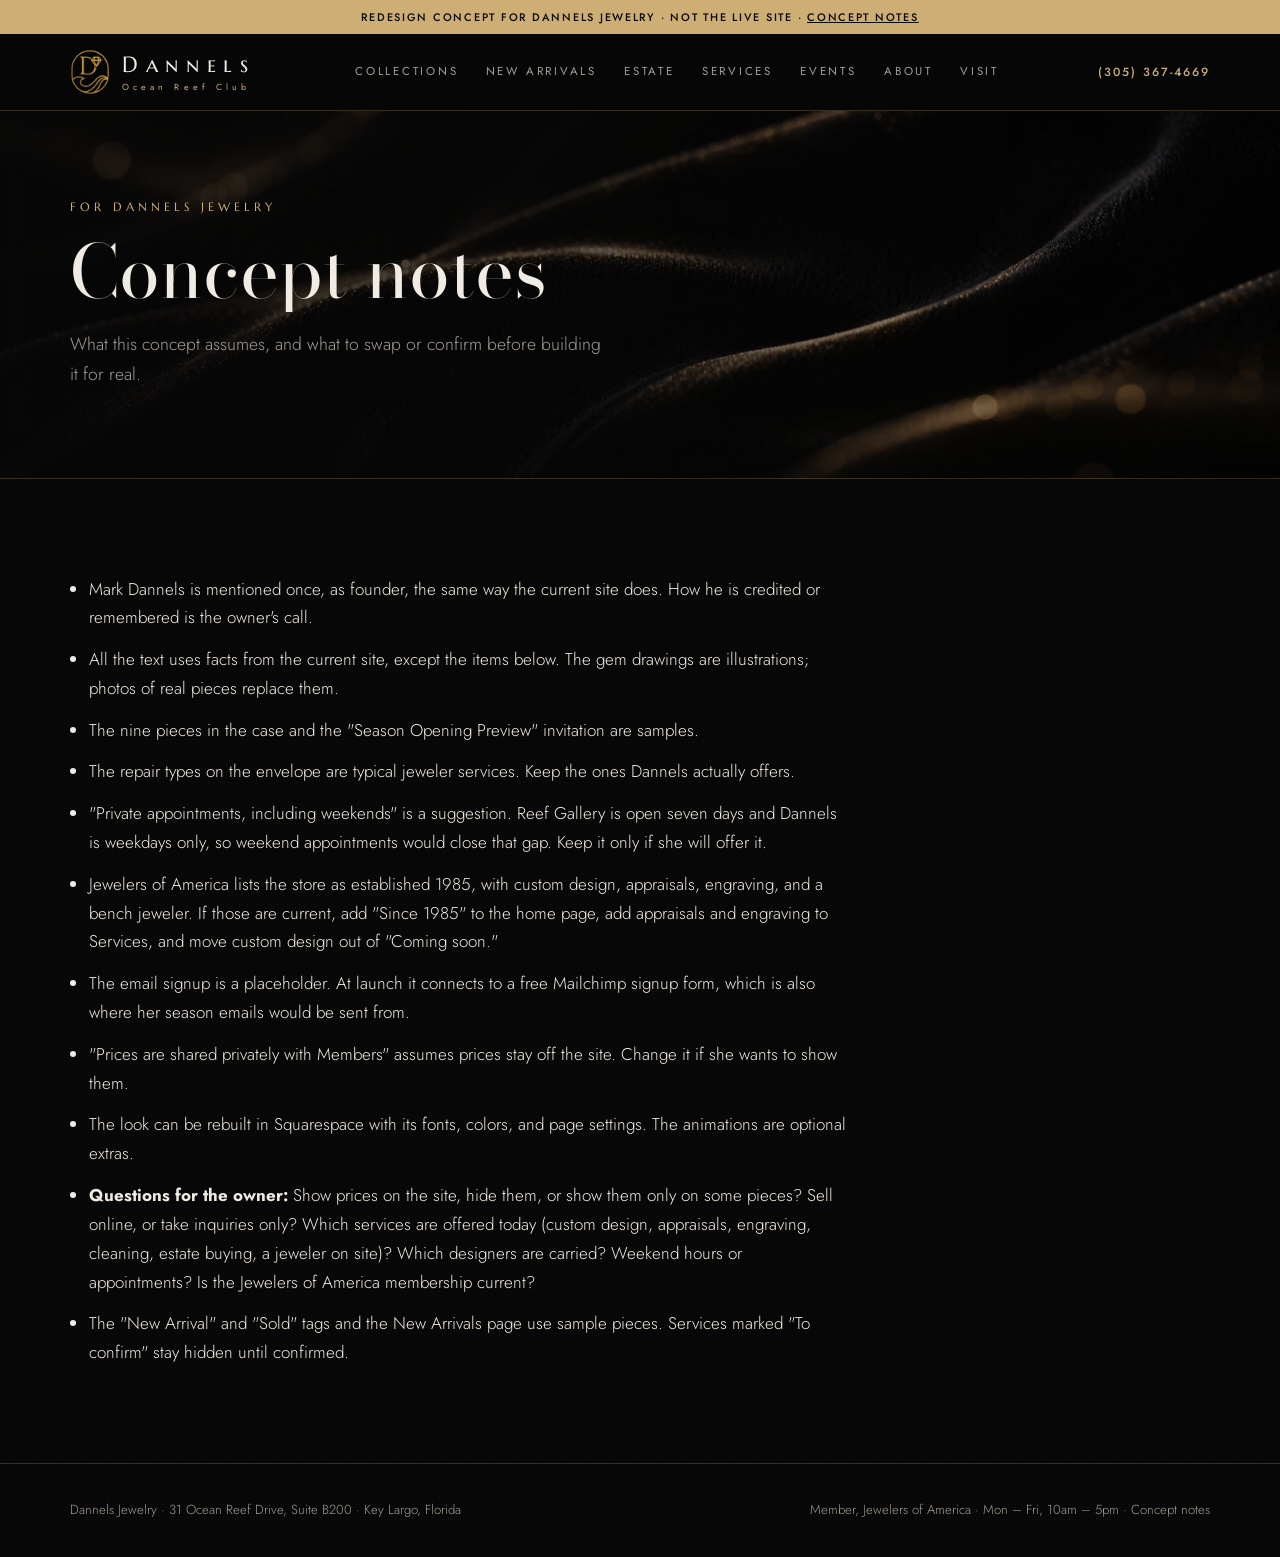
<file: notes.html>
<!doctype html>
<html lang="en">
<head>
<meta charset="utf-8">
<meta name="viewport" content="width=device-width, initial-scale=1, viewport-fit=cover">
<title>Concept Notes · Dannels Jewelry</title>
<meta name="description" content="What this site concept assumes, and what to swap or confirm before launch.">
<meta name="robots" content="noindex, nofollow">
<meta property="og:title" content="Concept Notes · Dannels Jewelry">
<meta property="og:description" content="What this site concept assumes, and what to swap or confirm before launch.">
<meta property="og:type" content="website">
<meta property="og:image" content="https://lysverdan.github.io/dannels-site/img/share.jpg">
<meta name="twitter:card" content="summary_large_image">
<link rel="preconnect" href="https://fonts.googleapis.com">
<link rel="preconnect" href="https://fonts.gstatic.com" crossorigin>
<link href="https://fonts.googleapis.com/css2?family=Bodoni+Moda:ital,opsz,wght@0,6..96,400;0,6..96,500;1,6..96,400&family=Marcellus+SC&family=Jost:wght@300;400;500&display=swap" rel="stylesheet">
<link rel="icon" href="favicon.ico" sizes="any">
<link rel="icon" type="image/png" sizes="32x32" href="img/favicon-32.png">
<link rel="apple-touch-icon" href="img/apple-touch-icon.png">
<link rel="manifest" href="site.webmanifest">
<meta name="theme-color" content="#070707">
<link rel="stylesheet" href="site.css?v=7">
</head>
<body>
<svg width="0" height="0" style="position:absolute" aria-hidden="true"><symbol id="g-brilliant" viewBox="0 0 200 200"><polygon points="183.1,134.4 134.4,183.1 65.6,183.1 16.9,134.4 16.9,65.6 65.6,16.9 134.4,16.9 183.1,65.6" fill="none" stroke="var(--setting)" stroke-width="5"/><polygon points="183.1,134.4 161.7,161.7 146.2,119.1" fill="var(--deep)"/><polygon points="161.7,161.7 134.4,183.1 119.1,146.2" fill="var(--lo)"/><polygon points="161.7,161.7 146.2,119.1 119.1,146.2" fill="var(--hi)"/><polygon points="134.4,183.1 100.0,187.3 119.1,146.2" fill="var(--deep)"/><polygon points="100.0,187.3 65.6,183.1 80.9,146.2" fill="var(--hi)"/><polygon points="100.0,187.3 119.1,146.2 80.9,146.2" fill="var(--mid)"/><polygon points="65.6,183.1 38.3,161.7 80.9,146.2" fill="var(--hi)"/><polygon points="38.3,161.7 16.9,134.4 53.8,119.1" fill="var(--deep)"/><polygon points="38.3,161.7 80.9,146.2 53.8,119.1" fill="var(--deep)"/><polygon points="16.9,134.4 12.7,100.0 53.8,119.1" fill="var(--deep)"/><polygon points="12.7,100.0 16.9,65.6 53.8,80.9" fill="var(--hi)"/><polygon points="12.7,100.0 53.8,119.1 53.8,80.9" fill="var(--hi)"/><polygon points="16.9,65.6 38.3,38.3 53.8,80.9" fill="var(--lo)"/><polygon points="38.3,38.3 65.6,16.9 80.9,53.8" fill="var(--hi)"/><polygon points="38.3,38.3 53.8,80.9 80.9,53.8" fill="var(--deep)"/><polygon points="65.6,16.9 100.0,12.7 80.9,53.8" fill="var(--hi)"/><polygon points="100.0,12.7 134.4,16.9 119.1,53.8" fill="var(--hi)"/><polygon points="100.0,12.7 80.9,53.8 119.1,53.8" fill="var(--deep)"/><polygon points="134.4,16.9 161.7,38.3 119.1,53.8" fill="var(--mid)"/><polygon points="161.7,38.3 183.1,65.6 146.2,80.9" fill="var(--hi)"/><polygon points="161.7,38.3 119.1,53.8 146.2,80.9" fill="var(--deep)"/><polygon points="183.1,65.6 187.3,100.0 146.2,80.9" fill="var(--deep)"/><polygon points="187.3,100.0 183.1,134.4 146.2,119.1" fill="var(--mid)"/><polygon points="187.3,100.0 146.2,80.9 146.2,119.1" fill="var(--mid)"/><polygon points="146.2,119.1 119.1,146.2 80.9,146.2 53.8,119.1 53.8,80.9 80.9,53.8 119.1,53.8 146.2,80.9" fill="var(--mid)"/><polygon points="100.0,100.0 146.2,119.1 119.1,146.2" fill="var(--deep)" opacity="0.85"/><polygon points="100.0,100.0 119.1,146.2 80.9,146.2" fill="var(--lo)" opacity="0.85"/><polygon points="100.0,100.0 80.9,146.2 53.8,119.1" fill="var(--hi)" opacity="0.85"/><polygon points="100.0,100.0 53.8,119.1 53.8,80.9" fill="var(--deep)" opacity="0.85"/><polygon points="100.0,100.0 53.8,80.9 80.9,53.8" fill="var(--deep)" opacity="0.85"/><polygon points="100.0,100.0 80.9,53.8 119.1,53.8" fill="var(--deep)" opacity="0.85"/><polygon points="100.0,100.0 119.1,53.8 146.2,80.9" fill="var(--deep)" opacity="0.85"/><polygon points="100.0,100.0 146.2,80.9 146.2,119.1" fill="var(--hi)" opacity="0.85"/><g fill="none" stroke="#fff" stroke-opacity="0.35" stroke-width="0.8"><polygon points="183.1,134.4 161.7,161.7 146.2,119.1"/><polygon points="161.7,161.7 134.4,183.1 119.1,146.2"/><polygon points="134.4,183.1 100.0,187.3 119.1,146.2"/><polygon points="100.0,187.3 65.6,183.1 80.9,146.2"/><polygon points="65.6,183.1 38.3,161.7 80.9,146.2"/><polygon points="38.3,161.7 16.9,134.4 53.8,119.1"/><polygon points="16.9,134.4 12.7,100.0 53.8,119.1"/><polygon points="12.7,100.0 16.9,65.6 53.8,80.9"/><polygon points="16.9,65.6 38.3,38.3 53.8,80.9"/><polygon points="38.3,38.3 65.6,16.9 80.9,53.8"/><polygon points="65.6,16.9 100.0,12.7 80.9,53.8"/><polygon points="100.0,12.7 134.4,16.9 119.1,53.8"/><polygon points="134.4,16.9 161.7,38.3 119.1,53.8"/><polygon points="161.7,38.3 183.1,65.6 146.2,80.9"/><polygon points="183.1,65.6 187.3,100.0 146.2,80.9"/><polygon points="187.3,100.0 183.1,134.4 146.2,119.1"/><polygon points="146.2,119.1 119.1,146.2 80.9,146.2 53.8,119.1 53.8,80.9 80.9,53.8 119.1,53.8 146.2,80.9"/></g><ellipse cx="72" cy="66" rx="16" ry="9" fill="#fff" opacity="0.55" transform="rotate(-35 72 66)"/></symbol><symbol id="g-step" viewBox="0 0 200 200"><polygon points="64.0,13.0 136.0,13.0 162.0,39.0 162.0,161.0 136.0,187.0 64.0,187.0 38.0,161.0 38.0,39.0" fill="none" stroke="var(--setting)" stroke-width="5"/><polygon points="64.0,13.0 136.0,13.0 131.0,25.0 69.0,25.0" fill="var(--hi)" stroke="#fff" stroke-opacity="0.3" stroke-width="0.8"/><polygon points="136.0,13.0 162.0,39.0 152.0,46.0 131.0,25.0" fill="var(--mid)" stroke="#fff" stroke-opacity="0.3" stroke-width="0.8"/><polygon points="162.0,39.0 162.0,161.0 152.0,154.0 152.0,46.0" fill="var(--lo)" stroke="#fff" stroke-opacity="0.3" stroke-width="0.8"/><polygon points="162.0,161.0 136.0,187.0 131.0,175.0 152.0,154.0" fill="var(--lo)" stroke="#fff" stroke-opacity="0.3" stroke-width="0.8"/><polygon points="136.0,187.0 64.0,187.0 69.0,175.0 131.0,175.0" fill="var(--deep)" stroke="#fff" stroke-opacity="0.3" stroke-width="0.8"/><polygon points="64.0,187.0 38.0,161.0 48.0,154.0 69.0,175.0" fill="var(--lo)" stroke="#fff" stroke-opacity="0.3" stroke-width="0.8"/><polygon points="38.0,161.0 38.0,39.0 48.0,46.0 48.0,154.0" fill="var(--mid)" stroke="#fff" stroke-opacity="0.3" stroke-width="0.8"/><polygon points="38.0,39.0 64.0,13.0 69.0,25.0 48.0,46.0" fill="var(--hi)" stroke="#fff" stroke-opacity="0.3" stroke-width="0.8"/><polygon points="69.0,25.0 131.0,25.0 126.0,37.0 74.0,37.0" fill="var(--mid)" stroke="#fff" stroke-opacity="0.3" stroke-width="0.8"/><polygon points="131.0,25.0 152.0,46.0 142.0,53.0 126.0,37.0" fill="var(--hi)" stroke="#fff" stroke-opacity="0.3" stroke-width="0.8"/><polygon points="152.0,46.0 152.0,154.0 142.0,147.0 142.0,53.0" fill="var(--mid)" stroke="#fff" stroke-opacity="0.3" stroke-width="0.8"/><polygon points="152.0,154.0 131.0,175.0 126.0,163.0 142.0,147.0" fill="var(--deep)" stroke="#fff" stroke-opacity="0.3" stroke-width="0.8"/><polygon points="131.0,175.0 69.0,175.0 74.0,163.0 126.0,163.0" fill="var(--lo)" stroke="#fff" stroke-opacity="0.3" stroke-width="0.8"/><polygon points="69.0,175.0 48.0,154.0 58.0,147.0 74.0,163.0" fill="var(--deep)" stroke="#fff" stroke-opacity="0.3" stroke-width="0.8"/><polygon points="48.0,154.0 48.0,46.0 58.0,53.0 58.0,147.0" fill="var(--hi)" stroke="#fff" stroke-opacity="0.3" stroke-width="0.8"/><polygon points="48.0,46.0 69.0,25.0 74.0,37.0 58.0,53.0" fill="var(--mid)" stroke="#fff" stroke-opacity="0.3" stroke-width="0.8"/><polygon points="74.0,37.0 126.0,37.0 121.0,49.0 79.0,49.0" fill="var(--hi)" stroke="#fff" stroke-opacity="0.3" stroke-width="0.8"/><polygon points="126.0,37.0 142.0,53.0 132.0,60.0 121.0,49.0" fill="var(--mid)" stroke="#fff" stroke-opacity="0.3" stroke-width="0.8"/><polygon points="142.0,53.0 142.0,147.0 132.0,140.0 132.0,60.0" fill="var(--lo)" stroke="#fff" stroke-opacity="0.3" stroke-width="0.8"/><polygon points="142.0,147.0 126.0,163.0 121.0,151.0 132.0,140.0" fill="var(--lo)" stroke="#fff" stroke-opacity="0.3" stroke-width="0.8"/><polygon points="126.0,163.0 74.0,163.0 79.0,151.0 121.0,151.0" fill="var(--deep)" stroke="#fff" stroke-opacity="0.3" stroke-width="0.8"/><polygon points="74.0,163.0 58.0,147.0 68.0,140.0 79.0,151.0" fill="var(--lo)" stroke="#fff" stroke-opacity="0.3" stroke-width="0.8"/><polygon points="58.0,147.0 58.0,53.0 68.0,60.0 68.0,140.0" fill="var(--mid)" stroke="#fff" stroke-opacity="0.3" stroke-width="0.8"/><polygon points="58.0,53.0 74.0,37.0 79.0,49.0 68.0,60.0" fill="var(--hi)" stroke="#fff" stroke-opacity="0.3" stroke-width="0.8"/><polygon points="79.0,49.0 121.0,49.0 132.0,60.0 132.0,140.0 121.0,151.0 79.0,151.0 68.0,140.0 68.0,60.0" fill="var(--mid)" stroke="#fff" stroke-opacity="0.4" stroke-width="0.8"/><polygon points="79,49 108,49 86,109 68,89 68,60" fill="#fff" opacity="0.22"/></symbol><symbol id="g-pearl" viewBox="0 0 200 200"><defs><radialGradient id="pg" cx="38%" cy="34%" r="70%"><stop offset="0" stop-color="#fff"/><stop offset=".3" stop-color="#F7F1EC"/><stop offset=".7" stop-color="#DCD3CF"/><stop offset="1" stop-color="#9C918F"/></radialGradient><radialGradient id="pr" cx="68%" cy="72%" r="45%"><stop offset="0" stop-color="#FFD6E4" stop-opacity=".45"/><stop offset="1" stop-color="#FFD6E4" stop-opacity="0"/></radialGradient></defs><circle cx="100" cy="104" r="72" fill="url(#pg)"/><circle cx="100" cy="104" r="72" fill="url(#pr)"/><circle cx="100" cy="22" r="8" fill="none" stroke="var(--setting)" stroke-width="3"/></symbol></svg>
<div class="ribbon">Redesign concept for Dannels Jewelry · not the live site · <a href="notes.html">concept notes</a></div>
<nav class="nav" aria-label="Main">
  <div class="wrap">
    <a class="wordmark" href="index.html"><img class="nav-mark" src="img/logo-mark-sm.png" alt="" width="40" height="46"><span>Dannels<small>Ocean Reef Club</small></span></a>
    <div class="menu"><a href="collections.html">Collections</a><a href="new-arrivals.html">New Arrivals</a><a href="estate.html">Estate</a><a href="services.html">Services</a><a href="events.html">Events</a><a href="about.html">About</a><a href="visit.html">Visit</a></div>
    <a class="call" href="tel:+13053674669">(305) 367-4669</a>
  </div>
</nav>
<main>
<section class="page">
<header class="page-head"><div class="wrap">
<span class="eyebrow">For Dannels Jewelry</span>
<h1>Concept notes</h1>
<p>What this concept assumes, and what to swap or confirm before building it for real.</p>
</div></header>
<section class="band"><div class="wrap">
<ul class="notes-list">
<li>Mark Dannels is mentioned once, as founder, the same way the current site does. How he is credited or remembered is the owner's call.</li>
<li>All the text uses facts from the current site, except the items below. The gem drawings are illustrations; photos of real pieces replace them.</li>
<li>The nine pieces in the case and the "Season Opening Preview" invitation are samples.</li>
<li>The repair types on the envelope are typical jeweler services. Keep the ones Dannels actually offers.</li>
<li>"Private appointments, including weekends" is a suggestion. Reef Gallery is open seven days and Dannels is weekdays only, so weekend appointments would close that gap. Keep it only if she will offer it.</li>
<li>Jewelers of America lists the store as established 1985, with custom design, appraisals, engraving, and a bench jeweler. If those are current, add "Since 1985" to the home page, add appraisals and engraving to Services, and move custom design out of "Coming soon."</li>
<li>The email signup is a placeholder. At launch it connects to a free Mailchimp signup form, which is also where her season emails would be sent from.</li>
<li>"Prices are shared privately with Members" assumes prices stay off the site. Change it if she wants to show them.</li>
<li>The look can be rebuilt in Squarespace with its fonts, colors, and page settings. The animations are optional extras.</li>
<li><strong>Questions for the owner:</strong> Show prices on the site, hide them, or show them only on some pieces? Sell online, or take inquiries only? Which services are offered today (custom design, appraisals, engraving, cleaning, estate buying, a jeweler on site)? Which designers are carried? Weekend hours or appointments? Is the Jewelers of America membership current?</li>
<li>The "New Arrival" and "Sold" tags and the New Arrivals page use sample pieces. Services marked "To confirm" stay hidden until confirmed.</li>
</ul>
</div></section>
</section>
</main>
<footer>
  <div class="wrap">
    <span>Dannels Jewelry · 31 Ocean Reef Drive, Suite B200 · Key Largo, Florida</span>
    <span>Member, Jewelers of America · <a href="visit.html">Mon – Fri, 10am – 5pm</a> · <a href="notes.html">Concept notes</a></span>
  </div>
</footer>
</body>
</html>
</file>
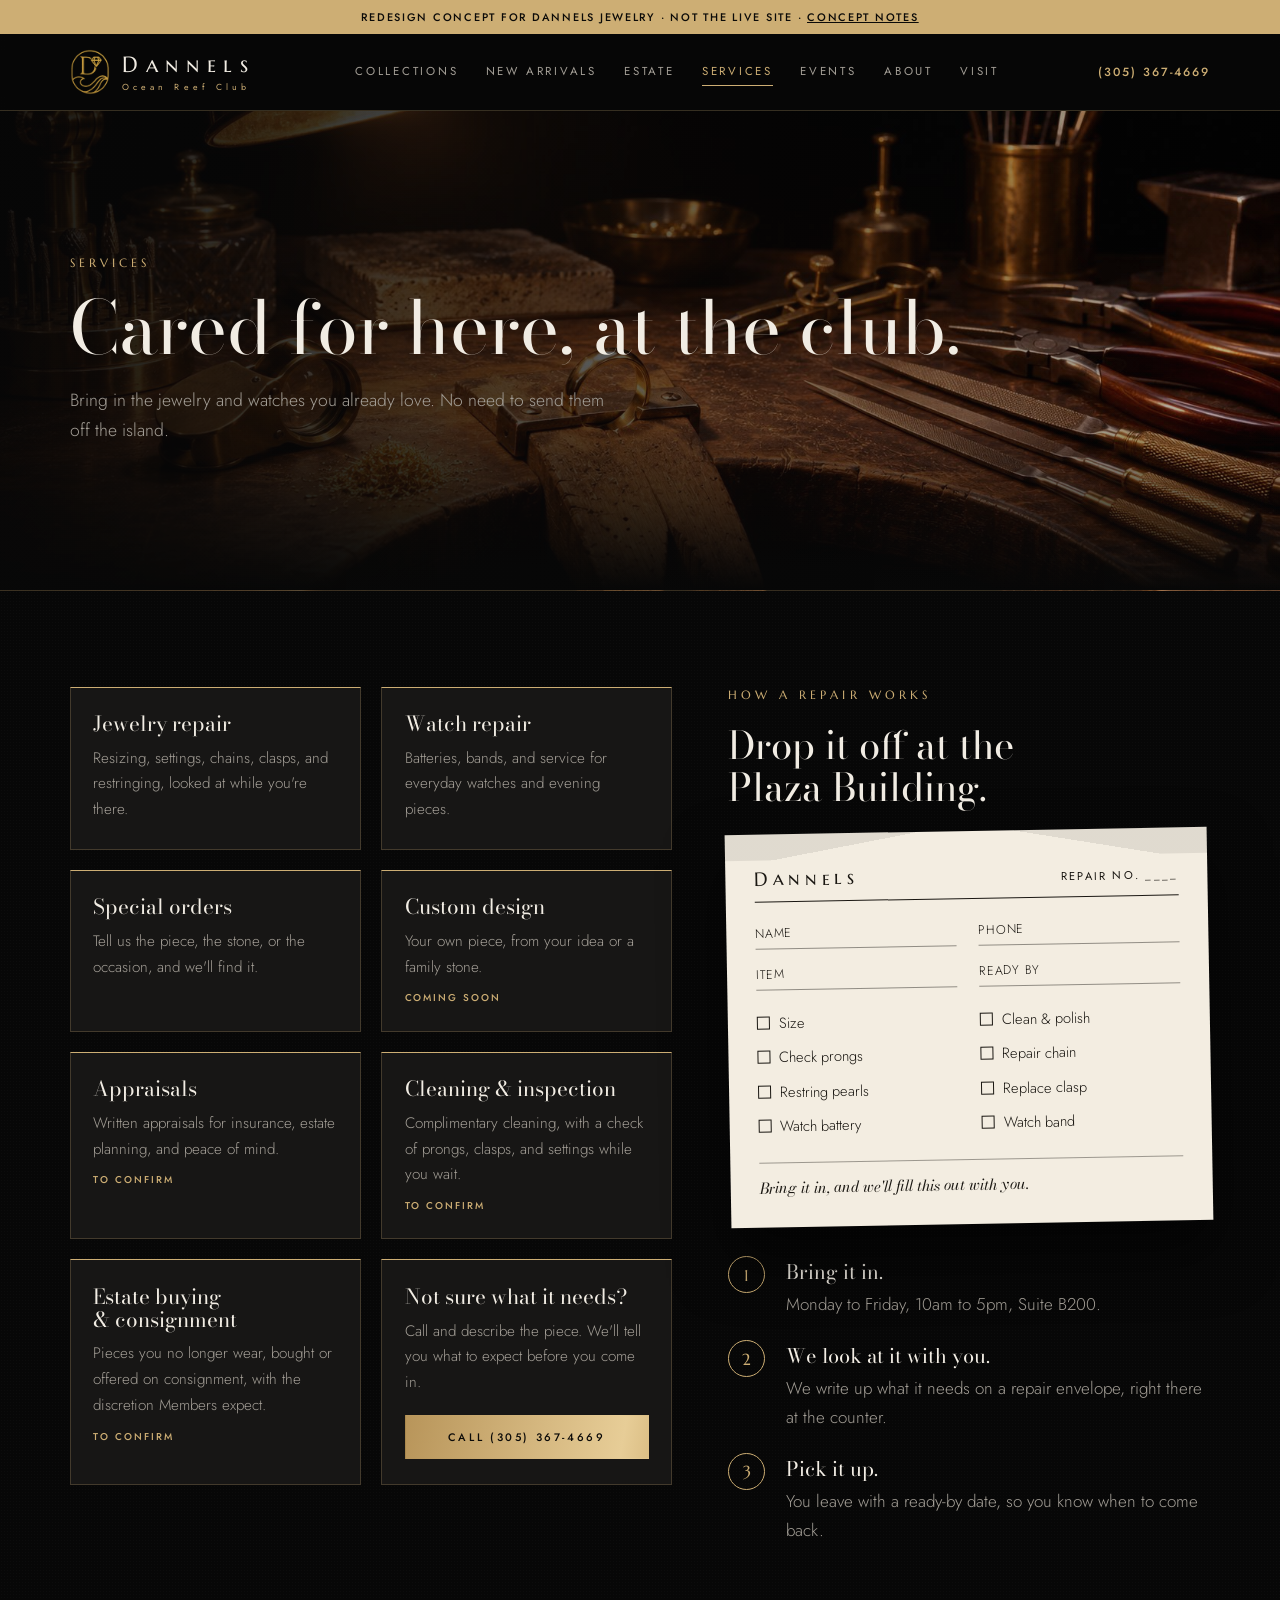
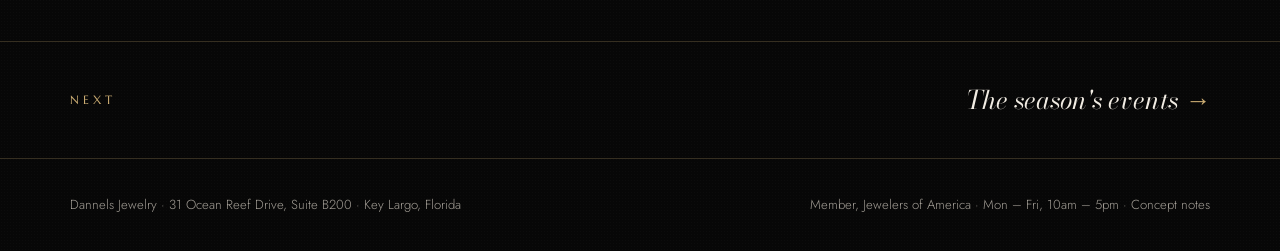
<file: services.html>
<!doctype html>
<html lang="en">
<head>
<meta charset="utf-8">
<meta name="viewport" content="width=device-width, initial-scale=1, viewport-fit=cover">
<title>Jewelry & Watch Repair · Dannels Jewelry</title>
<meta name="description" content="Jewelry and watch repair at Ocean Reef Club: resizing, settings, chains, clasps, restringing, batteries, and bands. Plaza Building, Suite B200.">
<meta name="robots" content="noindex, nofollow">
<meta property="og:title" content="Jewelry & Watch Repair · Dannels Jewelry">
<meta property="og:description" content="Jewelry and watch repair at Ocean Reef Club: resizing, settings, chains, clasps, restringing, batteries, and bands. Plaza Building, Suite B200.">
<meta property="og:type" content="website">
<meta property="og:image" content="https://lysverdan.github.io/dannels-site/img/share.jpg">
<meta name="twitter:card" content="summary_large_image">
<link rel="preconnect" href="https://fonts.googleapis.com">
<link rel="preconnect" href="https://fonts.gstatic.com" crossorigin>
<link href="https://fonts.googleapis.com/css2?family=Bodoni+Moda:ital,opsz,wght@0,6..96,400;0,6..96,500;1,6..96,400&family=Marcellus+SC&family=Jost:wght@300;400;500&display=swap" rel="stylesheet">
<link rel="icon" href="favicon.ico" sizes="any">
<link rel="icon" type="image/png" sizes="32x32" href="img/favicon-32.png">
<link rel="apple-touch-icon" href="img/apple-touch-icon.png">
<link rel="manifest" href="site.webmanifest">
<meta name="theme-color" content="#070707">
<link rel="stylesheet" href="site.css?v=7">
</head>
<body>
<svg width="0" height="0" style="position:absolute" aria-hidden="true"><symbol id="g-brilliant" viewBox="0 0 200 200"><polygon points="183.1,134.4 134.4,183.1 65.6,183.1 16.9,134.4 16.9,65.6 65.6,16.9 134.4,16.9 183.1,65.6" fill="none" stroke="var(--setting)" stroke-width="5"/><polygon points="183.1,134.4 161.7,161.7 146.2,119.1" fill="var(--deep)"/><polygon points="161.7,161.7 134.4,183.1 119.1,146.2" fill="var(--lo)"/><polygon points="161.7,161.7 146.2,119.1 119.1,146.2" fill="var(--hi)"/><polygon points="134.4,183.1 100.0,187.3 119.1,146.2" fill="var(--deep)"/><polygon points="100.0,187.3 65.6,183.1 80.9,146.2" fill="var(--hi)"/><polygon points="100.0,187.3 119.1,146.2 80.9,146.2" fill="var(--mid)"/><polygon points="65.6,183.1 38.3,161.7 80.9,146.2" fill="var(--hi)"/><polygon points="38.3,161.7 16.9,134.4 53.8,119.1" fill="var(--deep)"/><polygon points="38.3,161.7 80.9,146.2 53.8,119.1" fill="var(--deep)"/><polygon points="16.9,134.4 12.7,100.0 53.8,119.1" fill="var(--deep)"/><polygon points="12.7,100.0 16.9,65.6 53.8,80.9" fill="var(--hi)"/><polygon points="12.7,100.0 53.8,119.1 53.8,80.9" fill="var(--hi)"/><polygon points="16.9,65.6 38.3,38.3 53.8,80.9" fill="var(--lo)"/><polygon points="38.3,38.3 65.6,16.9 80.9,53.8" fill="var(--hi)"/><polygon points="38.3,38.3 53.8,80.9 80.9,53.8" fill="var(--deep)"/><polygon points="65.6,16.9 100.0,12.7 80.9,53.8" fill="var(--hi)"/><polygon points="100.0,12.7 134.4,16.9 119.1,53.8" fill="var(--hi)"/><polygon points="100.0,12.7 80.9,53.8 119.1,53.8" fill="var(--deep)"/><polygon points="134.4,16.9 161.7,38.3 119.1,53.8" fill="var(--mid)"/><polygon points="161.7,38.3 183.1,65.6 146.2,80.9" fill="var(--hi)"/><polygon points="161.7,38.3 119.1,53.8 146.2,80.9" fill="var(--deep)"/><polygon points="183.1,65.6 187.3,100.0 146.2,80.9" fill="var(--deep)"/><polygon points="187.3,100.0 183.1,134.4 146.2,119.1" fill="var(--mid)"/><polygon points="187.3,100.0 146.2,80.9 146.2,119.1" fill="var(--mid)"/><polygon points="146.2,119.1 119.1,146.2 80.9,146.2 53.8,119.1 53.8,80.9 80.9,53.8 119.1,53.8 146.2,80.9" fill="var(--mid)"/><polygon points="100.0,100.0 146.2,119.1 119.1,146.2" fill="var(--deep)" opacity="0.85"/><polygon points="100.0,100.0 119.1,146.2 80.9,146.2" fill="var(--lo)" opacity="0.85"/><polygon points="100.0,100.0 80.9,146.2 53.8,119.1" fill="var(--hi)" opacity="0.85"/><polygon points="100.0,100.0 53.8,119.1 53.8,80.9" fill="var(--deep)" opacity="0.85"/><polygon points="100.0,100.0 53.8,80.9 80.9,53.8" fill="var(--deep)" opacity="0.85"/><polygon points="100.0,100.0 80.9,53.8 119.1,53.8" fill="var(--deep)" opacity="0.85"/><polygon points="100.0,100.0 119.1,53.8 146.2,80.9" fill="var(--deep)" opacity="0.85"/><polygon points="100.0,100.0 146.2,80.9 146.2,119.1" fill="var(--hi)" opacity="0.85"/><g fill="none" stroke="#fff" stroke-opacity="0.35" stroke-width="0.8"><polygon points="183.1,134.4 161.7,161.7 146.2,119.1"/><polygon points="161.7,161.7 134.4,183.1 119.1,146.2"/><polygon points="134.4,183.1 100.0,187.3 119.1,146.2"/><polygon points="100.0,187.3 65.6,183.1 80.9,146.2"/><polygon points="65.6,183.1 38.3,161.7 80.9,146.2"/><polygon points="38.3,161.7 16.9,134.4 53.8,119.1"/><polygon points="16.9,134.4 12.7,100.0 53.8,119.1"/><polygon points="12.7,100.0 16.9,65.6 53.8,80.9"/><polygon points="16.9,65.6 38.3,38.3 53.8,80.9"/><polygon points="38.3,38.3 65.6,16.9 80.9,53.8"/><polygon points="65.6,16.9 100.0,12.7 80.9,53.8"/><polygon points="100.0,12.7 134.4,16.9 119.1,53.8"/><polygon points="134.4,16.9 161.7,38.3 119.1,53.8"/><polygon points="161.7,38.3 183.1,65.6 146.2,80.9"/><polygon points="183.1,65.6 187.3,100.0 146.2,80.9"/><polygon points="187.3,100.0 183.1,134.4 146.2,119.1"/><polygon points="146.2,119.1 119.1,146.2 80.9,146.2 53.8,119.1 53.8,80.9 80.9,53.8 119.1,53.8 146.2,80.9"/></g><ellipse cx="72" cy="66" rx="16" ry="9" fill="#fff" opacity="0.55" transform="rotate(-35 72 66)"/></symbol><symbol id="g-step" viewBox="0 0 200 200"><polygon points="64.0,13.0 136.0,13.0 162.0,39.0 162.0,161.0 136.0,187.0 64.0,187.0 38.0,161.0 38.0,39.0" fill="none" stroke="var(--setting)" stroke-width="5"/><polygon points="64.0,13.0 136.0,13.0 131.0,25.0 69.0,25.0" fill="var(--hi)" stroke="#fff" stroke-opacity="0.3" stroke-width="0.8"/><polygon points="136.0,13.0 162.0,39.0 152.0,46.0 131.0,25.0" fill="var(--mid)" stroke="#fff" stroke-opacity="0.3" stroke-width="0.8"/><polygon points="162.0,39.0 162.0,161.0 152.0,154.0 152.0,46.0" fill="var(--lo)" stroke="#fff" stroke-opacity="0.3" stroke-width="0.8"/><polygon points="162.0,161.0 136.0,187.0 131.0,175.0 152.0,154.0" fill="var(--lo)" stroke="#fff" stroke-opacity="0.3" stroke-width="0.8"/><polygon points="136.0,187.0 64.0,187.0 69.0,175.0 131.0,175.0" fill="var(--deep)" stroke="#fff" stroke-opacity="0.3" stroke-width="0.8"/><polygon points="64.0,187.0 38.0,161.0 48.0,154.0 69.0,175.0" fill="var(--lo)" stroke="#fff" stroke-opacity="0.3" stroke-width="0.8"/><polygon points="38.0,161.0 38.0,39.0 48.0,46.0 48.0,154.0" fill="var(--mid)" stroke="#fff" stroke-opacity="0.3" stroke-width="0.8"/><polygon points="38.0,39.0 64.0,13.0 69.0,25.0 48.0,46.0" fill="var(--hi)" stroke="#fff" stroke-opacity="0.3" stroke-width="0.8"/><polygon points="69.0,25.0 131.0,25.0 126.0,37.0 74.0,37.0" fill="var(--mid)" stroke="#fff" stroke-opacity="0.3" stroke-width="0.8"/><polygon points="131.0,25.0 152.0,46.0 142.0,53.0 126.0,37.0" fill="var(--hi)" stroke="#fff" stroke-opacity="0.3" stroke-width="0.8"/><polygon points="152.0,46.0 152.0,154.0 142.0,147.0 142.0,53.0" fill="var(--mid)" stroke="#fff" stroke-opacity="0.3" stroke-width="0.8"/><polygon points="152.0,154.0 131.0,175.0 126.0,163.0 142.0,147.0" fill="var(--deep)" stroke="#fff" stroke-opacity="0.3" stroke-width="0.8"/><polygon points="131.0,175.0 69.0,175.0 74.0,163.0 126.0,163.0" fill="var(--lo)" stroke="#fff" stroke-opacity="0.3" stroke-width="0.8"/><polygon points="69.0,175.0 48.0,154.0 58.0,147.0 74.0,163.0" fill="var(--deep)" stroke="#fff" stroke-opacity="0.3" stroke-width="0.8"/><polygon points="48.0,154.0 48.0,46.0 58.0,53.0 58.0,147.0" fill="var(--hi)" stroke="#fff" stroke-opacity="0.3" stroke-width="0.8"/><polygon points="48.0,46.0 69.0,25.0 74.0,37.0 58.0,53.0" fill="var(--mid)" stroke="#fff" stroke-opacity="0.3" stroke-width="0.8"/><polygon points="74.0,37.0 126.0,37.0 121.0,49.0 79.0,49.0" fill="var(--hi)" stroke="#fff" stroke-opacity="0.3" stroke-width="0.8"/><polygon points="126.0,37.0 142.0,53.0 132.0,60.0 121.0,49.0" fill="var(--mid)" stroke="#fff" stroke-opacity="0.3" stroke-width="0.8"/><polygon points="142.0,53.0 142.0,147.0 132.0,140.0 132.0,60.0" fill="var(--lo)" stroke="#fff" stroke-opacity="0.3" stroke-width="0.8"/><polygon points="142.0,147.0 126.0,163.0 121.0,151.0 132.0,140.0" fill="var(--lo)" stroke="#fff" stroke-opacity="0.3" stroke-width="0.8"/><polygon points="126.0,163.0 74.0,163.0 79.0,151.0 121.0,151.0" fill="var(--deep)" stroke="#fff" stroke-opacity="0.3" stroke-width="0.8"/><polygon points="74.0,163.0 58.0,147.0 68.0,140.0 79.0,151.0" fill="var(--lo)" stroke="#fff" stroke-opacity="0.3" stroke-width="0.8"/><polygon points="58.0,147.0 58.0,53.0 68.0,60.0 68.0,140.0" fill="var(--mid)" stroke="#fff" stroke-opacity="0.3" stroke-width="0.8"/><polygon points="58.0,53.0 74.0,37.0 79.0,49.0 68.0,60.0" fill="var(--hi)" stroke="#fff" stroke-opacity="0.3" stroke-width="0.8"/><polygon points="79.0,49.0 121.0,49.0 132.0,60.0 132.0,140.0 121.0,151.0 79.0,151.0 68.0,140.0 68.0,60.0" fill="var(--mid)" stroke="#fff" stroke-opacity="0.4" stroke-width="0.8"/><polygon points="79,49 108,49 86,109 68,89 68,60" fill="#fff" opacity="0.22"/></symbol><symbol id="g-pearl" viewBox="0 0 200 200"><defs><radialGradient id="pg" cx="38%" cy="34%" r="70%"><stop offset="0" stop-color="#fff"/><stop offset=".3" stop-color="#F7F1EC"/><stop offset=".7" stop-color="#DCD3CF"/><stop offset="1" stop-color="#9C918F"/></radialGradient><radialGradient id="pr" cx="68%" cy="72%" r="45%"><stop offset="0" stop-color="#FFD6E4" stop-opacity=".45"/><stop offset="1" stop-color="#FFD6E4" stop-opacity="0"/></radialGradient></defs><circle cx="100" cy="104" r="72" fill="url(#pg)"/><circle cx="100" cy="104" r="72" fill="url(#pr)"/><circle cx="100" cy="22" r="8" fill="none" stroke="var(--setting)" stroke-width="3"/></symbol></svg>
<div class="ribbon">Redesign concept for Dannels Jewelry · not the live site · <a href="notes.html">concept notes</a></div>
<nav class="nav" aria-label="Main">
  <div class="wrap">
    <a class="wordmark" href="index.html"><img class="nav-mark" src="img/logo-mark-sm.png" alt="" width="40" height="46"><span>Dannels<small>Ocean Reef Club</small></span></a>
    <div class="menu"><a href="collections.html">Collections</a><a href="new-arrivals.html">New Arrivals</a><a href="estate.html">Estate</a><a href="services.html" aria-current="page">Services</a><a href="events.html">Events</a><a href="about.html">About</a><a href="visit.html">Visit</a></div>
    <a class="call" href="tel:+13053674669">(305) 367-4669</a>
  </div>
</nav>
<main>
<section class="page">
<header class="page-head page-head--bench"><div class="wrap">
<span class="eyebrow">Services</span>
<h1>Cared for here, at the club.</h1>
<p>Bring in the jewelry and watches you already love. No need to send them off the island.</p>
</div></header>
<section class="band"><div class="wrap svc-layout">
<div class="svc-main">
<div class="svc-cards">
<div class="svc"><h3>Jewelry repair</h3><p>Resizing, settings, chains, clasps, and restringing, looked at while you're there.</p></div>
<div class="svc"><h3>Watch repair</h3><p>Batteries, bands, and service for everyday watches and evening pieces.</p></div>
<div class="svc"><h3>Special orders</h3><p>Tell us the piece, the stone, or the occasion, and we'll find it.</p></div>
<div class="svc"><h3>Custom design</h3><p>Your own piece, from your idea or a family stone.</p><span class="soon">Coming soon</span></div>
<div class="svc"><h3>Appraisals</h3><p>Written appraisals for insurance, estate planning, and peace of mind.</p><span class="soon">To confirm</span></div>
<div class="svc"><h3>Cleaning &amp; inspection</h3><p>Complimentary cleaning, with a check of prongs, clasps, and settings while you wait.</p><span class="soon">To confirm</span></div>
<div class="svc"><h3>Estate buying &amp; consignment</h3><p>Pieces you no longer wear, bought or offered on consignment, with the discretion Members expect.</p><span class="soon">To confirm</span></div>
<div class="svc svc--cta"><h3>Not sure what it needs?</h3><p>Call and describe the piece. We'll tell you what to expect before you come in.</p><a class="btn btn--solid" href="tel:+13053674669">Call (305) 367-4669</a></div>
</div>
</div>
<aside class="svc-side">
<span class="eyebrow">How a repair works</span>
<h2>Drop it off at the Plaza Building.</h2>
<div class="how-envelope">
<div aria-label="Illustration of a jeweler's repair envelope" class="envelope">
<div class="head"><b>Dannels</b><span>Repair No. ____</span></div>
<div class="env-fields"><div>Name</div><div>Phone</div><div>Item</div><div>Ready by</div></div>
<div class="env-checks">
<span>Size</span><span>Clean &amp; polish</span><span>Check prongs</span><span>Repair chain</span><span>Restring pearls</span><span>Replace clasp</span><span>Watch battery</span><span>Watch band</span>
</div>
<div class="foot">Bring it in, and we'll fill this out with you.</div>
</div>
</div>
<ol class="steps">
<li><b>Bring it in.</b><span>Monday to Friday, 10am to 5pm, Suite B200.</span></li>
<li><b>We look at it with you.</b><span>We write up what it needs on a repair envelope, right there at the counter.</span></li>
<li><b>Pick it up.</b><span>You leave with a ready-by date, so you know when to come back.</span></li>
</ol>
</aside>
</div></section>
<div class="next"><div class="wrap"><span class="eyebrow">Next</span><a href="events.html">The season's events <span>→</span></a></div></div>
</section>
</main>
<footer>
  <div class="wrap">
    <span>Dannels Jewelry · 31 Ocean Reef Drive, Suite B200 · Key Largo, Florida</span>
    <span>Member, Jewelers of America · <a href="visit.html">Mon – Fri, 10am – 5pm</a> · <a href="notes.html">Concept notes</a></span>
  </div>
</footer>
</body>
</html>
</file>
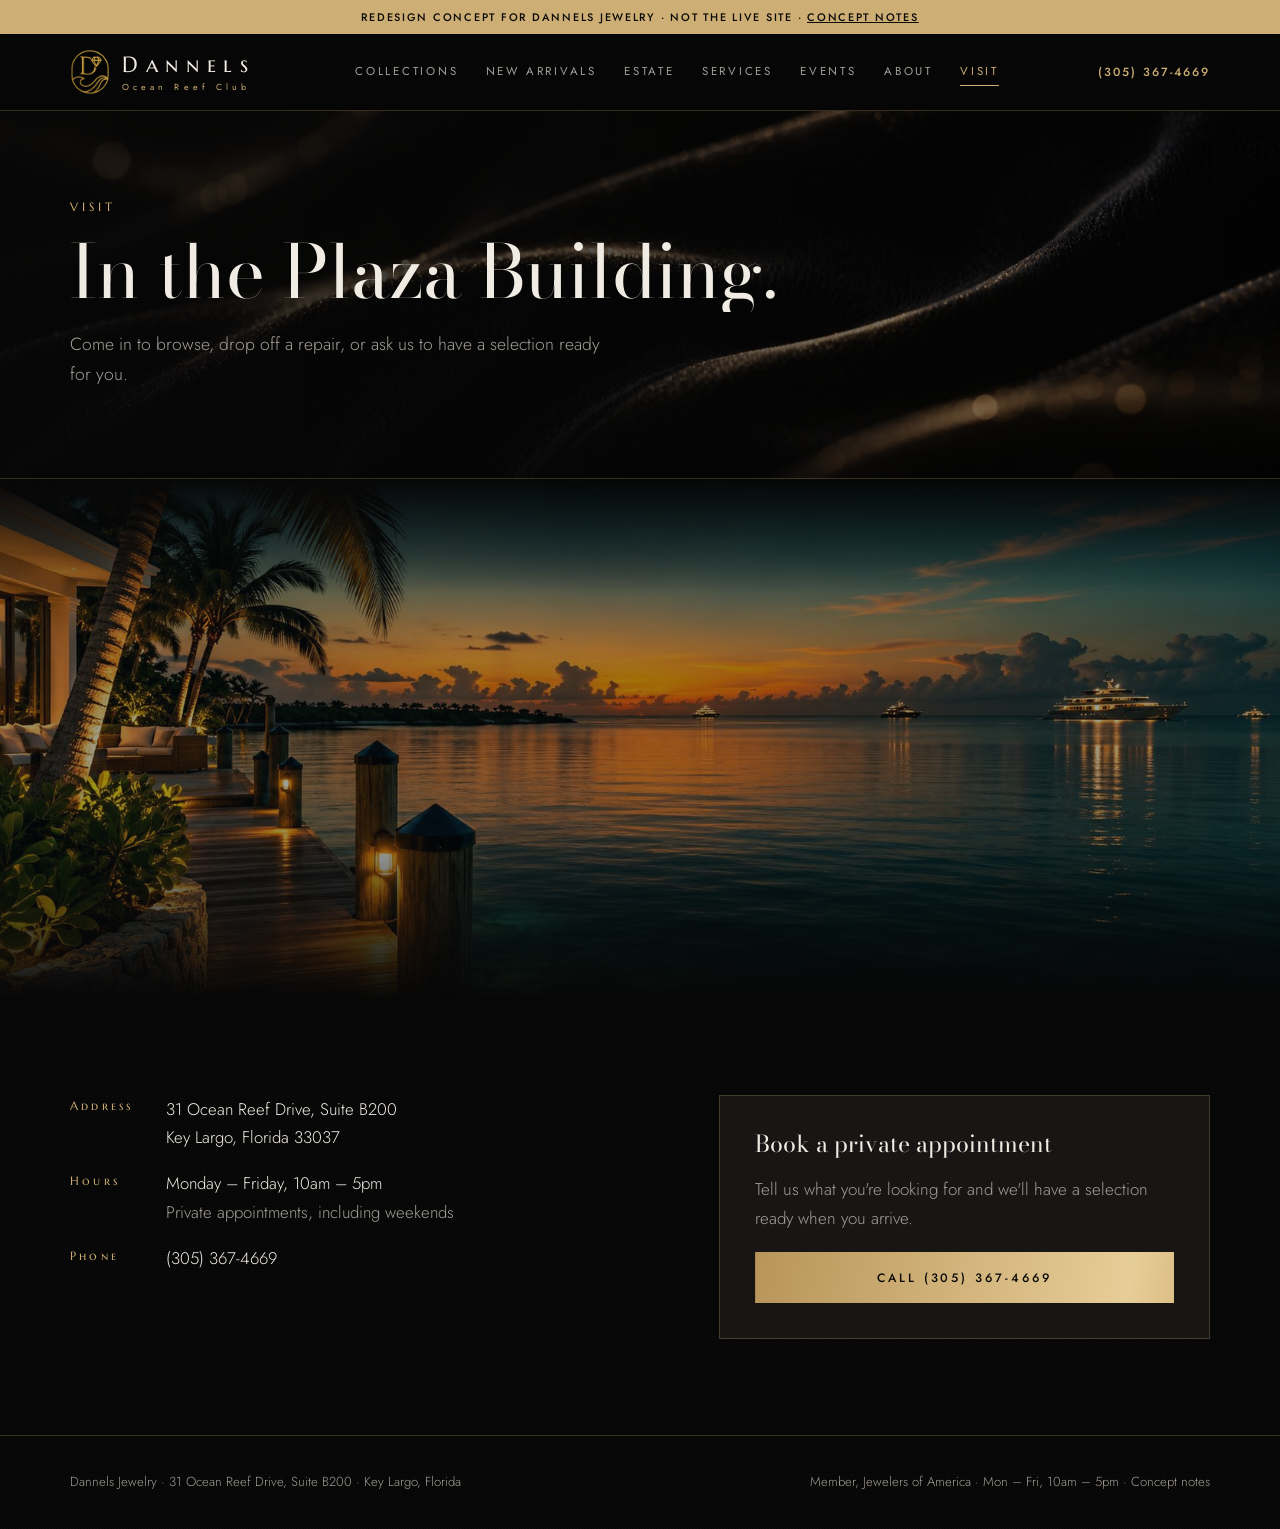
<file: visit.html>
<!doctype html>
<html lang="en">
<head>
<meta charset="utf-8">
<meta name="viewport" content="width=device-width, initial-scale=1, viewport-fit=cover">
<title>Visit · Dannels Jewelry</title>
<meta name="description" content="Plaza Building, 31 Ocean Reef Drive, Suite B200, Key Largo, FL 33037. Monday to Friday, 10am to 5pm. (305) 367-4669.">
<meta name="robots" content="noindex, nofollow">
<meta property="og:title" content="Visit · Dannels Jewelry">
<meta property="og:description" content="Plaza Building, 31 Ocean Reef Drive, Suite B200, Key Largo, FL 33037. Monday to Friday, 10am to 5pm. (305) 367-4669.">
<meta property="og:type" content="website">
<meta property="og:image" content="https://lysverdan.github.io/dannels-site/img/share.jpg">
<meta name="twitter:card" content="summary_large_image">
<link rel="preconnect" href="https://fonts.googleapis.com">
<link rel="preconnect" href="https://fonts.gstatic.com" crossorigin>
<link href="https://fonts.googleapis.com/css2?family=Bodoni+Moda:ital,opsz,wght@0,6..96,400;0,6..96,500;1,6..96,400&family=Marcellus+SC&family=Jost:wght@300;400;500&display=swap" rel="stylesheet">
<link rel="icon" href="favicon.ico" sizes="any">
<link rel="icon" type="image/png" sizes="32x32" href="img/favicon-32.png">
<link rel="apple-touch-icon" href="img/apple-touch-icon.png">
<link rel="manifest" href="site.webmanifest">
<meta name="theme-color" content="#070707">
<link rel="stylesheet" href="site.css?v=7">
</head>
<body>
<svg width="0" height="0" style="position:absolute" aria-hidden="true"><symbol id="g-brilliant" viewBox="0 0 200 200"><polygon points="183.1,134.4 134.4,183.1 65.6,183.1 16.9,134.4 16.9,65.6 65.6,16.9 134.4,16.9 183.1,65.6" fill="none" stroke="var(--setting)" stroke-width="5"/><polygon points="183.1,134.4 161.7,161.7 146.2,119.1" fill="var(--deep)"/><polygon points="161.7,161.7 134.4,183.1 119.1,146.2" fill="var(--lo)"/><polygon points="161.7,161.7 146.2,119.1 119.1,146.2" fill="var(--hi)"/><polygon points="134.4,183.1 100.0,187.3 119.1,146.2" fill="var(--deep)"/><polygon points="100.0,187.3 65.6,183.1 80.9,146.2" fill="var(--hi)"/><polygon points="100.0,187.3 119.1,146.2 80.9,146.2" fill="var(--mid)"/><polygon points="65.6,183.1 38.3,161.7 80.9,146.2" fill="var(--hi)"/><polygon points="38.3,161.7 16.9,134.4 53.8,119.1" fill="var(--deep)"/><polygon points="38.3,161.7 80.9,146.2 53.8,119.1" fill="var(--deep)"/><polygon points="16.9,134.4 12.7,100.0 53.8,119.1" fill="var(--deep)"/><polygon points="12.7,100.0 16.9,65.6 53.8,80.9" fill="var(--hi)"/><polygon points="12.7,100.0 53.8,119.1 53.8,80.9" fill="var(--hi)"/><polygon points="16.9,65.6 38.3,38.3 53.8,80.9" fill="var(--lo)"/><polygon points="38.3,38.3 65.6,16.9 80.9,53.8" fill="var(--hi)"/><polygon points="38.3,38.3 53.8,80.9 80.9,53.8" fill="var(--deep)"/><polygon points="65.6,16.9 100.0,12.7 80.9,53.8" fill="var(--hi)"/><polygon points="100.0,12.7 134.4,16.9 119.1,53.8" fill="var(--hi)"/><polygon points="100.0,12.7 80.9,53.8 119.1,53.8" fill="var(--deep)"/><polygon points="134.4,16.9 161.7,38.3 119.1,53.8" fill="var(--mid)"/><polygon points="161.7,38.3 183.1,65.6 146.2,80.9" fill="var(--hi)"/><polygon points="161.7,38.3 119.1,53.8 146.2,80.9" fill="var(--deep)"/><polygon points="183.1,65.6 187.3,100.0 146.2,80.9" fill="var(--deep)"/><polygon points="187.3,100.0 183.1,134.4 146.2,119.1" fill="var(--mid)"/><polygon points="187.3,100.0 146.2,80.9 146.2,119.1" fill="var(--mid)"/><polygon points="146.2,119.1 119.1,146.2 80.9,146.2 53.8,119.1 53.8,80.9 80.9,53.8 119.1,53.8 146.2,80.9" fill="var(--mid)"/><polygon points="100.0,100.0 146.2,119.1 119.1,146.2" fill="var(--deep)" opacity="0.85"/><polygon points="100.0,100.0 119.1,146.2 80.9,146.2" fill="var(--lo)" opacity="0.85"/><polygon points="100.0,100.0 80.9,146.2 53.8,119.1" fill="var(--hi)" opacity="0.85"/><polygon points="100.0,100.0 53.8,119.1 53.8,80.9" fill="var(--deep)" opacity="0.85"/><polygon points="100.0,100.0 53.8,80.9 80.9,53.8" fill="var(--deep)" opacity="0.85"/><polygon points="100.0,100.0 80.9,53.8 119.1,53.8" fill="var(--deep)" opacity="0.85"/><polygon points="100.0,100.0 119.1,53.8 146.2,80.9" fill="var(--deep)" opacity="0.85"/><polygon points="100.0,100.0 146.2,80.9 146.2,119.1" fill="var(--hi)" opacity="0.85"/><g fill="none" stroke="#fff" stroke-opacity="0.35" stroke-width="0.8"><polygon points="183.1,134.4 161.7,161.7 146.2,119.1"/><polygon points="161.7,161.7 134.4,183.1 119.1,146.2"/><polygon points="134.4,183.1 100.0,187.3 119.1,146.2"/><polygon points="100.0,187.3 65.6,183.1 80.9,146.2"/><polygon points="65.6,183.1 38.3,161.7 80.9,146.2"/><polygon points="38.3,161.7 16.9,134.4 53.8,119.1"/><polygon points="16.9,134.4 12.7,100.0 53.8,119.1"/><polygon points="12.7,100.0 16.9,65.6 53.8,80.9"/><polygon points="16.9,65.6 38.3,38.3 53.8,80.9"/><polygon points="38.3,38.3 65.6,16.9 80.9,53.8"/><polygon points="65.6,16.9 100.0,12.7 80.9,53.8"/><polygon points="100.0,12.7 134.4,16.9 119.1,53.8"/><polygon points="134.4,16.9 161.7,38.3 119.1,53.8"/><polygon points="161.7,38.3 183.1,65.6 146.2,80.9"/><polygon points="183.1,65.6 187.3,100.0 146.2,80.9"/><polygon points="187.3,100.0 183.1,134.4 146.2,119.1"/><polygon points="146.2,119.1 119.1,146.2 80.9,146.2 53.8,119.1 53.8,80.9 80.9,53.8 119.1,53.8 146.2,80.9"/></g><ellipse cx="72" cy="66" rx="16" ry="9" fill="#fff" opacity="0.55" transform="rotate(-35 72 66)"/></symbol><symbol id="g-step" viewBox="0 0 200 200"><polygon points="64.0,13.0 136.0,13.0 162.0,39.0 162.0,161.0 136.0,187.0 64.0,187.0 38.0,161.0 38.0,39.0" fill="none" stroke="var(--setting)" stroke-width="5"/><polygon points="64.0,13.0 136.0,13.0 131.0,25.0 69.0,25.0" fill="var(--hi)" stroke="#fff" stroke-opacity="0.3" stroke-width="0.8"/><polygon points="136.0,13.0 162.0,39.0 152.0,46.0 131.0,25.0" fill="var(--mid)" stroke="#fff" stroke-opacity="0.3" stroke-width="0.8"/><polygon points="162.0,39.0 162.0,161.0 152.0,154.0 152.0,46.0" fill="var(--lo)" stroke="#fff" stroke-opacity="0.3" stroke-width="0.8"/><polygon points="162.0,161.0 136.0,187.0 131.0,175.0 152.0,154.0" fill="var(--lo)" stroke="#fff" stroke-opacity="0.3" stroke-width="0.8"/><polygon points="136.0,187.0 64.0,187.0 69.0,175.0 131.0,175.0" fill="var(--deep)" stroke="#fff" stroke-opacity="0.3" stroke-width="0.8"/><polygon points="64.0,187.0 38.0,161.0 48.0,154.0 69.0,175.0" fill="var(--lo)" stroke="#fff" stroke-opacity="0.3" stroke-width="0.8"/><polygon points="38.0,161.0 38.0,39.0 48.0,46.0 48.0,154.0" fill="var(--mid)" stroke="#fff" stroke-opacity="0.3" stroke-width="0.8"/><polygon points="38.0,39.0 64.0,13.0 69.0,25.0 48.0,46.0" fill="var(--hi)" stroke="#fff" stroke-opacity="0.3" stroke-width="0.8"/><polygon points="69.0,25.0 131.0,25.0 126.0,37.0 74.0,37.0" fill="var(--mid)" stroke="#fff" stroke-opacity="0.3" stroke-width="0.8"/><polygon points="131.0,25.0 152.0,46.0 142.0,53.0 126.0,37.0" fill="var(--hi)" stroke="#fff" stroke-opacity="0.3" stroke-width="0.8"/><polygon points="152.0,46.0 152.0,154.0 142.0,147.0 142.0,53.0" fill="var(--mid)" stroke="#fff" stroke-opacity="0.3" stroke-width="0.8"/><polygon points="152.0,154.0 131.0,175.0 126.0,163.0 142.0,147.0" fill="var(--deep)" stroke="#fff" stroke-opacity="0.3" stroke-width="0.8"/><polygon points="131.0,175.0 69.0,175.0 74.0,163.0 126.0,163.0" fill="var(--lo)" stroke="#fff" stroke-opacity="0.3" stroke-width="0.8"/><polygon points="69.0,175.0 48.0,154.0 58.0,147.0 74.0,163.0" fill="var(--deep)" stroke="#fff" stroke-opacity="0.3" stroke-width="0.8"/><polygon points="48.0,154.0 48.0,46.0 58.0,53.0 58.0,147.0" fill="var(--hi)" stroke="#fff" stroke-opacity="0.3" stroke-width="0.8"/><polygon points="48.0,46.0 69.0,25.0 74.0,37.0 58.0,53.0" fill="var(--mid)" stroke="#fff" stroke-opacity="0.3" stroke-width="0.8"/><polygon points="74.0,37.0 126.0,37.0 121.0,49.0 79.0,49.0" fill="var(--hi)" stroke="#fff" stroke-opacity="0.3" stroke-width="0.8"/><polygon points="126.0,37.0 142.0,53.0 132.0,60.0 121.0,49.0" fill="var(--mid)" stroke="#fff" stroke-opacity="0.3" stroke-width="0.8"/><polygon points="142.0,53.0 142.0,147.0 132.0,140.0 132.0,60.0" fill="var(--lo)" stroke="#fff" stroke-opacity="0.3" stroke-width="0.8"/><polygon points="142.0,147.0 126.0,163.0 121.0,151.0 132.0,140.0" fill="var(--lo)" stroke="#fff" stroke-opacity="0.3" stroke-width="0.8"/><polygon points="126.0,163.0 74.0,163.0 79.0,151.0 121.0,151.0" fill="var(--deep)" stroke="#fff" stroke-opacity="0.3" stroke-width="0.8"/><polygon points="74.0,163.0 58.0,147.0 68.0,140.0 79.0,151.0" fill="var(--lo)" stroke="#fff" stroke-opacity="0.3" stroke-width="0.8"/><polygon points="58.0,147.0 58.0,53.0 68.0,60.0 68.0,140.0" fill="var(--mid)" stroke="#fff" stroke-opacity="0.3" stroke-width="0.8"/><polygon points="58.0,53.0 74.0,37.0 79.0,49.0 68.0,60.0" fill="var(--hi)" stroke="#fff" stroke-opacity="0.3" stroke-width="0.8"/><polygon points="79.0,49.0 121.0,49.0 132.0,60.0 132.0,140.0 121.0,151.0 79.0,151.0 68.0,140.0 68.0,60.0" fill="var(--mid)" stroke="#fff" stroke-opacity="0.4" stroke-width="0.8"/><polygon points="79,49 108,49 86,109 68,89 68,60" fill="#fff" opacity="0.22"/></symbol><symbol id="g-pearl" viewBox="0 0 200 200"><defs><radialGradient id="pg" cx="38%" cy="34%" r="70%"><stop offset="0" stop-color="#fff"/><stop offset=".3" stop-color="#F7F1EC"/><stop offset=".7" stop-color="#DCD3CF"/><stop offset="1" stop-color="#9C918F"/></radialGradient><radialGradient id="pr" cx="68%" cy="72%" r="45%"><stop offset="0" stop-color="#FFD6E4" stop-opacity=".45"/><stop offset="1" stop-color="#FFD6E4" stop-opacity="0"/></radialGradient></defs><circle cx="100" cy="104" r="72" fill="url(#pg)"/><circle cx="100" cy="104" r="72" fill="url(#pr)"/><circle cx="100" cy="22" r="8" fill="none" stroke="var(--setting)" stroke-width="3"/></symbol></svg>
<div class="ribbon">Redesign concept for Dannels Jewelry · not the live site · <a href="notes.html">concept notes</a></div>
<nav class="nav" aria-label="Main">
  <div class="wrap">
    <a class="wordmark" href="index.html"><img class="nav-mark" src="img/logo-mark-sm.png" alt="" width="40" height="46"><span>Dannels<small>Ocean Reef Club</small></span></a>
    <div class="menu"><a href="collections.html">Collections</a><a href="new-arrivals.html">New Arrivals</a><a href="estate.html">Estate</a><a href="services.html">Services</a><a href="events.html">Events</a><a href="about.html">About</a><a href="visit.html" aria-current="page">Visit</a></div>
    <a class="call" href="tel:+13053674669">(305) 367-4669</a>
  </div>
</nav>
<main>
<section class="page">
<header class="page-head"><div class="wrap">
<span class="eyebrow">Visit</span>
<h1>In the Plaza Building.</h1>
<p>Come in to browse, drop off a repair, or ask us to have a selection ready for you.</p>
</div></header>
<div class="photo-band" role="img" aria-label="A Florida Keys dock at dusk"></div>
<section class="band"><div class="wrap visit">
<dl>
<dt>Address</dt><dd>31 Ocean Reef Drive, Suite B200<br/>Key Largo, Florida 33037</dd>
<dt>Hours</dt><dd>Monday – Friday, 10am – 5pm<br/><span class="muted">Private appointments, including weekends</span></dd>
<dt>Phone</dt><dd>(305) 367-4669</dd>
</dl>
<div class="card">
<h3>Book a private appointment</h3>
<p class="muted">Tell us what you're looking for and we'll have a selection ready when you arrive.</p>
<a class="btn btn--solid" href="tel:+13053674669">Call (305) 367-4669</a>
</div>
</div></section>
</section>
</main>
<footer>
  <div class="wrap">
    <span>Dannels Jewelry · 31 Ocean Reef Drive, Suite B200 · Key Largo, Florida</span>
    <span>Member, Jewelers of America · <a href="visit.html">Mon – Fri, 10am – 5pm</a> · <a href="notes.html">Concept notes</a></span>
  </div>
</footer>
</body>
</html>
</file>
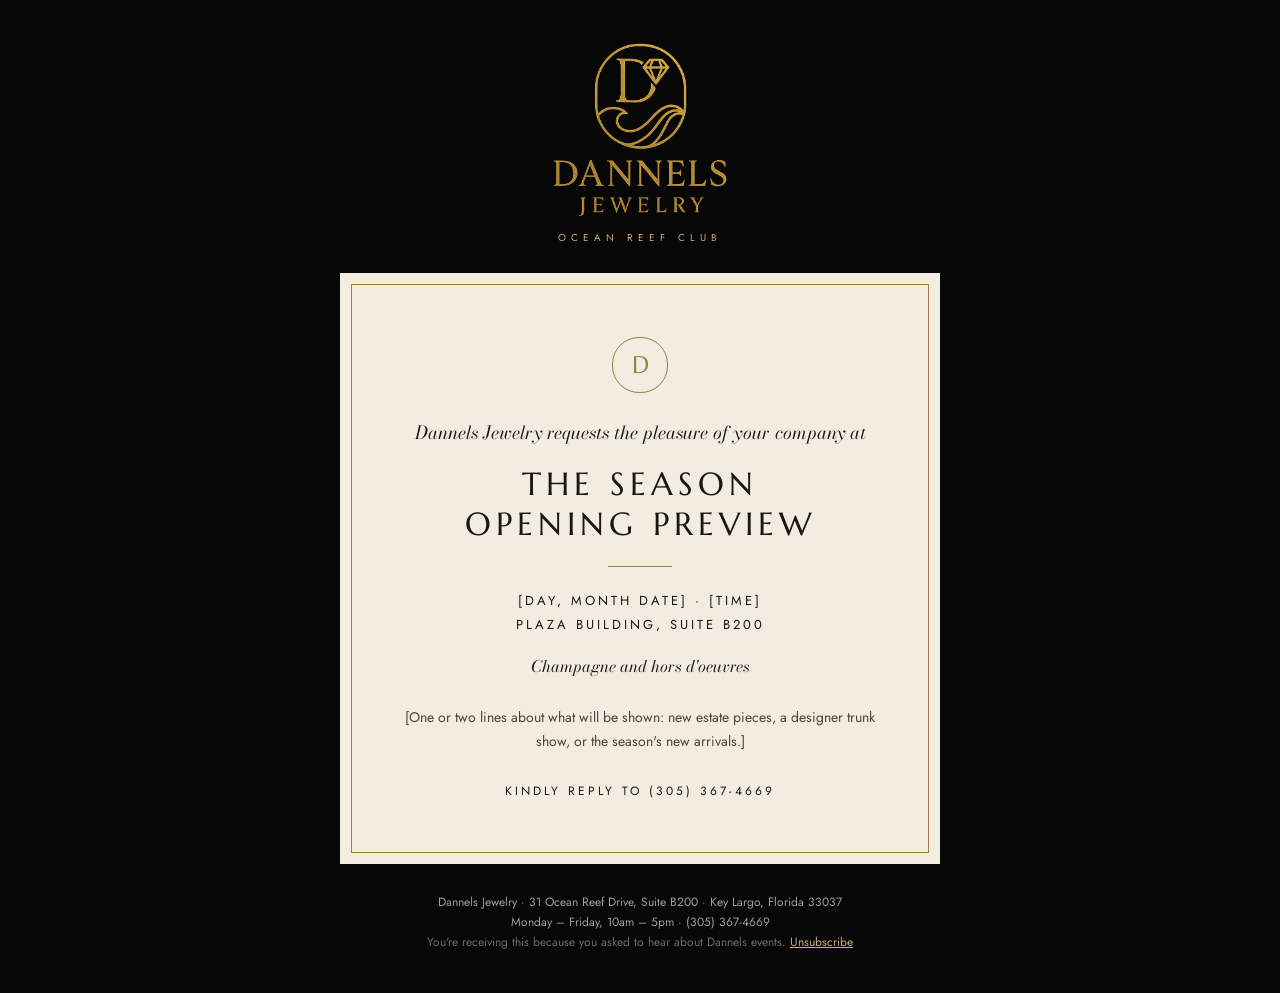
<file: email/season-invite.html>
<!doctype html>
<html lang="en" xmlns="http://www.w3.org/1999/xhtml">
<head>
<meta charset="utf-8">
<meta name="viewport" content="width=device-width, initial-scale=1">
<meta name="x-apple-disable-message-reformatting">
<meta name="robots" content="noindex, nofollow">
<title>The Season Opening Preview · Dannels Jewelry</title>
<!-- Web fonts load in Apple Mail and some phones; everywhere else the Georgia fallbacks are used. -->
<link href="https://fonts.googleapis.com/css2?family=Bodoni+Moda:ital@1&family=Marcellus+SC&family=Jost:wght@400&display=swap" rel="stylesheet">
<style>
  body { margin: 0; padding: 0; background: #070707; }
  @media (max-width: 620px) {
    .outer { padding: 20px 12px !important; }
    .card-inner { padding: 36px 22px !important; }
    .title { font-size: 26px !important; letter-spacing: 3px !important; }
  }
</style>
</head>
<body style="margin:0;padding:0;background:#070707;">
<!-- Preview text shown in the inbox list -->
<div style="display:none;max-height:0;overflow:hidden;opacity:0;color:#070707;">You're invited: an evening of estate pieces, champagne, and new arrivals at Dannels.</div>

<table role="presentation" width="100%" cellpadding="0" cellspacing="0" border="0" style="background:#070707;">
  <tr>
    <td class="outer" align="center" style="padding:40px 16px;">

      <!-- wordmark -->
      <table role="presentation" width="600" cellpadding="0" cellspacing="0" border="0" style="width:100%;max-width:600px;">
        <tr>
          <td align="center" style="padding:0 0 28px;">
            <img src="https://lysverdan.github.io/dannels-site/img/logo-full-email.png" width="180" height="180" alt="Dannels Jewelry" style="display:block;width:180px;height:auto;border:0;font-family:Georgia,serif;font-size:22px;letter-spacing:6px;color:#CDAE74;">
            <div style="font-family:'Jost',Arial,sans-serif;font-size:10px;letter-spacing:5px;color:#CDAE74;padding-top:10px;">OCEAN REEF CLUB</div>
          </td>
        </tr>
      </table>

      <!-- invitation card -->
      <table role="presentation" width="600" cellpadding="0" cellspacing="0" border="0" style="width:100%;max-width:600px;background:#F3EDE1;">
        <tr>
          <td style="padding:10px;">
            <table role="presentation" width="100%" cellpadding="0" cellspacing="0" border="0" style="border:1px solid #9C7D45;">
              <tr>
                <td class="card-inner" align="center" style="padding:52px 44px;border:1px solid #9C7D45;outline:6px solid #F3EDE1;">

                  <table role="presentation" cellpadding="0" cellspacing="0" border="0">
                    <tr>
                      <td align="center" width="54" height="54" style="width:54px;height:54px;border:1px solid #9C7D45;border-radius:27px;font-family:'Marcellus SC',Georgia,serif;font-size:24px;color:#9C7D45;line-height:54px;">D</td>
                    </tr>
                  </table>

                  <p style="margin:26px 0 0;font-family:'Bodoni Moda',Georgia,'Times New Roman',serif;font-style:italic;font-size:18px;line-height:1.5;color:#1A1712;">Dannels Jewelry requests the pleasure of your company at</p>

                  <h1 class="title" style="margin:18px 0 0;font-family:'Marcellus SC',Georgia,'Times New Roman',serif;font-weight:400;font-size:32px;line-height:1.25;letter-spacing:5px;color:#1A1712;">THE SEASON<br>OPENING PREVIEW</h1>

                  <table role="presentation" cellpadding="0" cellspacing="0" border="0" style="margin:22px auto 0;">
                    <tr><td width="64" height="1" style="width:64px;height:1px;background:#9C7D45;font-size:0;line-height:0;">&nbsp;</td></tr>
                  </table>

                  <p style="margin:22px 0 0;font-family:'Jost',Arial,sans-serif;font-size:13px;letter-spacing:3px;line-height:1.8;color:#1A1712;">[DAY, MONTH DATE] · [TIME]<br>PLAZA BUILDING, SUITE B200</p>

                  <p style="margin:18px 0 0;font-family:'Bodoni Moda',Georgia,'Times New Roman',serif;font-style:italic;font-size:16px;color:#1A1712;">Champagne and hors d'oeuvres</p>

                  <p style="margin:28px 0 0;font-family:'Jost',Arial,sans-serif;font-size:14px;line-height:1.7;color:#4A4339;">[One or two lines about what will be shown: new estate pieces, a designer trunk show, or the season's new arrivals.]</p>

                  <p style="margin:28px 0 0;font-family:'Jost',Arial,sans-serif;font-size:12px;letter-spacing:3px;color:#1A1712;">KINDLY REPLY TO (305) 367-4669</p>

                </td>
              </tr>
            </table>
          </td>
        </tr>
      </table>

      <!-- footer -->
      <table role="presentation" width="600" cellpadding="0" cellspacing="0" border="0" style="width:100%;max-width:600px;">
        <tr>
          <td align="center" style="padding:28px 10px 0;font-family:'Jost',Arial,sans-serif;font-size:12px;line-height:1.7;color:#A39E96;">
            Dannels Jewelry · 31 Ocean Reef Drive, Suite B200 · Key Largo, Florida 33037<br>
            Monday – Friday, 10am – 5pm · (305) 367-4669<br>
            <span style="color:#6E6A63;">You're receiving this because you asked to hear about Dannels events. <a href="*|UNSUB|*" style="color:#CDAE74;">Unsubscribe</a></span>
          </td>
        </tr>
      </table>

    </td>
  </tr>
</table>
</body>
</html>
</file>
<file: site.css>
/* Layout: black-velvet showroom; one HTML file per page, shared stylesheet */
:root {
  --velvet: #070707;      /* black velvet ground */
  --velvet-2: #101010;    /* raised band */
  --velvet-3: #171615;    /* tray / card */
  --pearl: #F1ECE3;       /* primary text */
  --ash: #A39E96;         /* secondary text */
  --gold: #CDAE74;        /* champagne gold */
  --gold-deep: #9C7D45;
  --ivory: #F3EDE1;       /* paper: envelope, invitation, tags */
  --ink: #1A1712;         /* text on paper */
  --line: rgba(205, 174, 116, 0.24);
  --font-display: 'Bodoni Moda', 'Didot', 'Bodoni 72', Georgia, serif;
  --font-engraved: 'Marcellus SC', 'Trajan Pro', 'Optima', Georgia, serif;
  --font-body: 'Jost', 'Futura', 'Century Gothic', 'Helvetica Neue', Arial, sans-serif;
  color-scheme: dark;
}
* { box-sizing: border-box; }
html, body { background: var(--velvet); }
body { margin: 0; color: var(--pearl); font: 300 1.0625rem/1.7 var(--font-body); -webkit-font-smoothing: antialiased; min-height: 100vh; display: flex; flex-direction: column;
  background-image: radial-gradient(rgba(255,255,255,0.018) 1px, transparent 1px); background-size: 3px 3px; }
a { color: inherit; }
svg { display: block; }
.wrap { max-width: 1180px; margin: 0 auto; width: 100%; padding-left: max(20px, env(safe-area-inset-left, 0px)); padding-right: max(20px, env(safe-area-inset-right, 0px)); }
.eng { font-family: var(--font-engraved); letter-spacing: 0.28em; text-transform: uppercase; }
.eyebrow { font: 400 0.74rem var(--font-engraved); letter-spacing: 0.34em; text-transform: uppercase; color: var(--gold); }
h1, h2, h3 { font-family: var(--font-display); font-weight: 400; margin: 0; text-wrap: balance; line-height: 1.1; }
h2 { font-size: clamp(2rem, 4.2vw, 3.2rem); }
h3 { font-size: 1.45rem; }
p { margin: 0; }
.muted { color: var(--ash); }
.btn { display: inline-flex; align-items: center; justify-content: center; padding: 0.95rem 1.7rem; font: 500 0.76rem var(--font-body); letter-spacing: 0.24em; text-transform: uppercase; text-decoration: none; border: 1px solid var(--gold); cursor: pointer; transition: background .3s, color .3s, border-color .3s; user-select: none; }
.btn--solid { background: var(--gold); color: #0B0A08; }
.btn--solid:hover { background: var(--pearl); border-color: var(--pearl); }
.btn--ghost { background: transparent; color: var(--pearl); }
.btn--ghost:hover { background: rgba(205,174,116,0.12); }
label { cursor: pointer; }
.ctas { display: flex; flex-wrap: wrap; gap: 1rem; }


.ribbon { background: var(--gold); color: #0B0A08; text-align: center; font: 500 0.68rem var(--font-body); letter-spacing: 0.16em; text-transform: uppercase; padding: 0.55rem 1rem; }
.ribbon a { text-decoration: underline; }

/* nav */
.nav { position: sticky; top: 0; z-index: 20; background: rgba(7,7,7,0.9); backdrop-filter: blur(12px); -webkit-backdrop-filter: blur(12px); border-bottom: 1px solid var(--line); }
.nav .wrap { display: flex; align-items: center; justify-content: space-between; gap: 1rem; min-height: 76px; }
.wordmark { font: 400 1.4rem var(--font-engraved); letter-spacing: 0.34em; }
.wordmark small { display: block; font: 400 0.55rem var(--font-body); letter-spacing: 0.46em; color: var(--gold); margin-top: 3px; }
.menu { display: flex; gap: 1.7rem; }
.menu a { font: 400 0.72rem var(--font-body); letter-spacing: 0.24em; text-transform: uppercase; color: var(--ash); padding-block: 0.4rem; border-bottom: 1px solid transparent; transition: color .2s; white-space: nowrap; }
.menu a:hover { color: var(--pearl); }
.nav .call { font: 500 0.74rem var(--font-body); letter-spacing: 0.16em; text-decoration: none; color: var(--gold); white-space: nowrap; }
@media (max-width: 960px) {
  .nav .wrap { flex-wrap: wrap; padding-block: 0.9rem 0; gap: 0.6rem; }
  .nav .call { font-size: 0.68rem; }
  .menu { order: 3; width: 100%; overflow-x: auto; gap: 1.4rem; padding-bottom: 0.7rem; scrollbar-width: none; }
  .menu::-webkit-scrollbar { display: none; }
}

main { flex: 1; }
section.band { padding-block: clamp(3.5rem, 8vw, 6rem); }
.band--raised { background: var(--velvet-2); border-block: 1px solid var(--line); }
.rule { width: 64px; height: 1px; background: var(--gold); }
.page-head { border-bottom: 1px solid var(--line); background: radial-gradient(ellipse at 85% -10%, rgba(205,174,116,0.12), transparent 55%), radial-gradient(ellipse at 0% 110%, rgba(64,130,140,0.10), transparent 55%); }
.page-head .wrap { padding-block: clamp(3.5rem, 8vw, 5.5rem); display: flex; flex-direction: column; gap: 1.1rem; }
.page-head h1 { font-size: clamp(2.6rem, 6vw, 4.6rem); }
.page-head p { color: var(--ash); max-width: 54ch; font-size: 1.1rem; }
.next { border-top: 1px solid var(--line); }
.next .wrap { padding-block: 2.4rem; display: flex; flex-wrap: wrap; justify-content: space-between; align-items: center; gap: 1rem; }
.next a { font: italic 400 1.6rem var(--font-display); }
.next a span { color: var(--gold); }

/* gems */
.gem { width: 100%; height: auto; aspect-ratio: 1; }
.g-diamond { --hi: #FFFFFF; --mid: #E6EEF2; --lo: #BCCAD2; --deep: #7F929D; --glow: rgba(200,225,255,.45); --setting: #CDAE74; }
.g-sapphire { --hi: #94B2FF; --mid: #3E63C7; --lo: #233A8A; --deep: #0F1B4A; --setting: #CDAE74; --glow: rgba(70,110,255,.55); }
.g-emerald { --hi: #93E8BC; --mid: #1F9A68; --lo: #106645; --deep: #06331F; --setting: #CDAE74; --glow: rgba(40,200,130,.5); }
.g-ruby { --hi: #FF93A6; --mid: #C51F46; --lo: #87102D; --deep: #3F0514; --setting: #CDAE74; --glow: rgba(235,40,80,.5); }
.g-aqua { --hi: #E4FBFF; --mid: #92D4E1; --lo: #509FB1; --deep: #245C6B; --setting: #CDAE74; --glow: rgba(120,220,240,.5); }
.g-pearl { --setting: #CDAE74; --glow: rgba(255,225,235,.4); }

/* sparkle */
.spark { position: absolute; width: 18px; height: 18px; background: conic-gradient(from 45deg, transparent 0 20%, #fff 25%, transparent 30% 45%, #fff 50%, transparent 55% 70%, #fff 75%, transparent 80% 95%, #fff 100%); -webkit-mask: radial-gradient(circle, #000 0 18%, transparent 60%); mask: radial-gradient(circle, #000 0 18%, transparent 60%); animation: twinkle 3.2s ease-in-out infinite; opacity: 0; }
@keyframes twinkle { 0%, 100% { opacity: 0; transform: scale(.4) rotate(0deg); } 50% { opacity: 1; transform: scale(1) rotate(45deg); } }

/* home hero */
.hero { position: relative; overflow: hidden; isolation: isolate; border-bottom: 1px solid var(--line); }
.hero::before { content: ""; position: absolute; inset: -20%; z-index: -1;
  background: radial-gradient(circle at 70% 45%, rgba(205,174,116,0.16), transparent 32%), radial-gradient(circle at 20% 80%, rgba(64,130,140,0.12), transparent 35%), radial-gradient(circle at 90% 90%, rgba(205,174,116,0.06), transparent 30%);
  animation: drift 18s ease-in-out infinite alternate; }
@keyframes drift { from { transform: translate(0,0) scale(1); } to { transform: translate(-3%, 2%) scale(1.06); } }
.hero-inner { display: grid; grid-template-columns: 1.1fr 0.9fr; gap: 3rem; align-items: center; padding-block: clamp(3.5rem, 8vw, 6rem); }
.hero h1 { font: 400 clamp(3.6rem, 10vw, 8rem)/0.92 var(--font-engraved); letter-spacing: 0.08em; margin-top: 1.4rem; }
.shimmer { background: linear-gradient(100deg, var(--gold-deep) 0%, var(--gold) 30%, #FFF3D6 45%, var(--gold) 60%, var(--gold-deep) 100%); background-size: 250% 100%; -webkit-background-clip: text; background-clip: text; color: transparent; animation: shimmer 7s ease-in-out infinite; }
@keyframes shimmer { 0%,100% { background-position: 100% 0; } 50% { background-position: 0% 0; } }
.hero .sub { font: italic 400 clamp(1.25rem, 2.3vw, 1.7rem)/1.4 var(--font-display); margin-top: 1.5rem; max-width: 28ch; }
.hero .meta { margin-top: 1.3rem; color: var(--ash); font-size: 0.98rem; max-width: 46ch; }
.hero .ctas { margin-top: 2.3rem; }
.showcase { position: relative; justify-self: center; width: 100%; max-width: 430px; }
.showcase .gem { filter: drop-shadow(0 40px 50px rgba(0,0,0,.9)) drop-shadow(0 0 40px rgba(205,174,116,0.15)); animation: float 9s ease-in-out infinite; }
@keyframes float { 0%,100% { transform: translateY(0) rotate(0deg); } 50% { transform: translateY(-14px) rotate(3deg); } }
.showcase .pedestal { margin: 1.4rem auto 0; width: 62%; height: 14px; border-radius: 50%; background: radial-gradient(ellipse, rgba(205,174,116,0.35), transparent 70%); filter: blur(4px); }
@media (max-width: 860px) { .hero-inner { grid-template-columns: 1fr; } .showcase { max-width: 230px; order: -1; } }

/* jeweler's tag */
.tag-card { position: relative; display: inline-flex; flex-direction: column; gap: 0.25rem; background: var(--ivory); color: var(--ink); padding: 1rem 1.4rem 1rem 2.6rem; clip-path: polygon(18px 0, 100% 0, 100% 100%, 18px 100%, 0 50%); font: 400 0.8rem var(--font-body); letter-spacing: 0.04em; }
.tag-card::before { content: ""; position: absolute; left: 14px; top: 50%; width: 8px; height: 8px; margin-top: -4px; border-radius: 50%; background: var(--velvet); box-shadow: inset 0 0 0 1.5px var(--gold-deep); }
.tag-card strong { font: 400 0.72rem var(--font-engraved); letter-spacing: 0.22em; color: var(--gold-deep); }
.hero .tag-card { margin-top: 2.4rem; transform: rotate(-2deg); }

/* doorways = velvet trays */
.trays { display: grid; grid-template-columns: repeat(3, 1fr); gap: 1.25rem; }
.tray { background: var(--velvet-3); border: 1px solid var(--line); padding: 2rem 1.8rem; display: flex; flex-direction: column; gap: 0.7rem; box-shadow: inset 0 2px 24px rgba(0,0,0,.8); transition: border-color .4s, transform .4s; }
.tray:hover { border-color: var(--gold); transform: translateY(-4px); }
.tray .slot { width: 96px; height: 96px; border-radius: 50%; background: radial-gradient(circle, #0D0D0D 55%, #1E1C19 100%); box-shadow: inset 0 6px 14px rgba(0,0,0,.95), 0 1px 0 rgba(255,255,255,.04); display: grid; place-items: center; margin-bottom: 0.6rem; }
.tray .slot svg { width: 70px; }
.tray .arrow { margin-top: auto; padding-top: 0.8rem; color: var(--gold); font: 500 0.7rem var(--font-body); letter-spacing: 0.24em; text-transform: uppercase; }
@media (max-width: 860px) { .trays { grid-template-columns: 1fr; } }

/* collections: velvet case with hanging tags */
.case-label { display: flex; align-items: baseline; gap: 1rem; margin-bottom: 1.4rem; }
.case-label h3 { font-size: 1.6rem; }
.case-label span { color: var(--ash); font-size: 0.92rem; }
.velvet-case { display: grid; grid-template-columns: repeat(3, 1fr); gap: 1px; background: #000; border: 1px solid var(--line); box-shadow: inset 0 0 60px rgba(0,0,0,.9); margin-bottom: 3.5rem; }
.cell { background: var(--velvet-3); padding: 2.2rem 1.6rem 1.6rem; display: flex; flex-direction: column; align-items: center; gap: 1.1rem; box-shadow: inset 0 4px 30px rgba(0,0,0,.85); position: relative; }
.cell .slot { width: 64%; aspect-ratio: 1; border-radius: 50%; display: grid; place-items: center; background: radial-gradient(circle, #0B0B0B 50%, #1C1A17 100%); box-shadow: inset 0 10px 24px rgba(0,0,0,.95); }
.cell .slot svg { width: 72%; transition: transform .6s; }
.cell:hover .slot svg { transform: scale(1.07) rotate(-5deg); }
.cell .hang { align-self: stretch; display: flex; justify-content: space-between; align-items: flex-end; gap: 1rem; }
.cell .hang .tag-card { font-size: 0.74rem; padding: 0.6rem 1rem 0.6rem 2.2rem; }
.cell .hang h4 { margin: 0; font: italic 400 1.15rem var(--font-display); }
.cell .ask { font: 500 0.66rem var(--font-body); letter-spacing: 0.22em; text-transform: uppercase; color: var(--gold); white-space: nowrap; }
@media (max-width: 860px) { .velvet-case { grid-template-columns: 1fr 1fr; } }
@media (max-width: 540px) { .velvet-case { grid-template-columns: 1fr; } }

/* estate: auction catalogue */
.catalogue { display: grid; grid-template-columns: 0.9fr 1.1fr; gap: 4rem; align-items: start; }
.cat-sheet { border: 1px solid var(--line); background: var(--velvet-3); padding: 2.4rem; }
.cat-sheet .lotline { display: flex; justify-content: space-between; font: 400 0.72rem var(--font-engraved); letter-spacing: 0.24em; color: var(--gold); border-bottom: 1px solid var(--line); padding-bottom: 1rem; margin-bottom: 1.6rem; }
.prov { list-style: none; margin: 1.6rem 0 0; padding: 0; display: flex; flex-direction: column; gap: 0.9rem; }
.prov li { display: flex; align-items: baseline; gap: 0.8rem; font: 400 1.25rem var(--font-display); }
.prov li::after { content: ""; flex: 1; border-bottom: 1px dotted rgba(205,174,116,0.45); order: 1; transform: translateY(-4px); }
.prov li span { order: 2; font: 400 0.68rem var(--font-body); letter-spacing: 0.22em; text-transform: uppercase; color: var(--ash); }
.catalogue blockquote { margin: 0; font: italic 400 clamp(1.6rem, 3vw, 2.3rem)/1.3 var(--font-display); }
.stack { display: flex; flex-direction: column; gap: 1.2rem; }
.stack p { color: var(--ash); max-width: 50ch; }
@media (max-width: 860px) { .catalogue { grid-template-columns: 1fr; gap: 2.4rem; } }

/* services: repair envelope */
.svc-grid { display: grid; grid-template-columns: 1fr 1fr; gap: 4rem; align-items: start; }
.envelope { position: relative; background: var(--ivory); color: var(--ink); padding: 2.6rem 2.2rem 2.2rem; box-shadow: 0 30px 60px rgba(0,0,0,.6); transform: rotate(1.2deg); }
.envelope::before { content: ""; position: absolute; left: 0; right: 0; top: 0; height: 26px; background: linear-gradient(170deg, rgba(0,0,0,.08) 50%, transparent 50%), linear-gradient(190deg, rgba(0,0,0,.08) 50%, transparent 50%); background-size: 50% 100%; background-repeat: no-repeat; background-position: left, right; }
.envelope .head { display: flex; justify-content: space-between; align-items: baseline; border-bottom: 1.5px solid var(--ink); padding-bottom: 0.7rem; }
.envelope .head b { font: 400 1.2rem var(--font-engraved); letter-spacing: 0.24em; }
.envelope .head span { font: 400 0.7rem var(--font-body); letter-spacing: 0.2em; text-transform: uppercase; }
.env-fields { display: grid; grid-template-columns: 1fr 1fr; gap: 0.9rem 1.4rem; margin: 1.3rem 0; font-size: 0.78rem; letter-spacing: 0.06em; text-transform: uppercase; }
.env-fields div { border-bottom: 1px solid rgba(26,23,18,.45); padding-bottom: 0.25rem; }
.env-checks { display: grid; grid-template-columns: 1fr 1fr; gap: 0.6rem 1.4rem; font-size: 0.92rem; }
.env-checks span::before { content: ""; display: inline-block; width: 11px; height: 11px; border: 1.2px solid var(--ink); margin-right: 0.55rem; vertical-align: -1px; }
.envelope .foot { margin-top: 1.4rem; border-top: 1px solid rgba(26,23,18,.4); padding-top: 0.8rem; font: italic 400 0.95rem var(--font-display); }
.svc-list { display: flex; flex-direction: column; gap: 2rem; }
.svc { padding-top: 1.2rem; border-top: 1px solid var(--gold); display: flex; flex-direction: column; gap: 0.5rem; }
.svc p { color: var(--ash); }
.soon { font: 500 0.62rem var(--font-body); letter-spacing: 0.2em; text-transform: uppercase; color: var(--gold); }
@media (max-width: 860px) { .svc-grid { grid-template-columns: 1fr; gap: 3rem; } .envelope { transform: none; } }
@media (max-width: 420px) { .env-fields, .env-checks { grid-template-columns: 1fr; } }

/* events: engraved invitation */
.invite { max-width: 640px; margin: 0 auto; background: var(--ivory); color: var(--ink); padding: 10px; box-shadow: 0 30px 70px rgba(0,0,0,.7); }
.invite-inner { border: 1px solid var(--gold-deep); outline: 1px solid var(--gold-deep); outline-offset: -7px; padding: clamp(2.2rem, 6vw, 3.6rem) clamp(1.4rem, 5vw, 3rem); text-align: center; display: flex; flex-direction: column; align-items: center; gap: 1rem; }
.invite .mono { width: 54px; height: 54px; border: 1px solid var(--gold-deep); border-radius: 50%; display: grid; place-items: center; font: 400 1.5rem var(--font-engraved); color: var(--gold-deep); }
.invite .req { font: italic 400 1.1rem var(--font-display); }
.invite h2 { font: 400 clamp(1.5rem, 4vw, 2.2rem)/1.2 var(--font-engraved); letter-spacing: 0.16em; color: var(--ink); }
.invite .when { font: 400 0.8rem var(--font-body); letter-spacing: 0.26em; text-transform: uppercase; }
.invite .sample { font: 500 0.6rem var(--font-body); letter-spacing: 0.22em; text-transform: uppercase; color: var(--gold-deep); border: 1px solid var(--gold-deep); padding: 0.15rem 0.5rem; }
.past { display: grid; grid-template-columns: 170px 1fr; gap: 2rem; border: 1px solid var(--line); background: var(--velvet-3); padding: 2rem; }
.past .date { font: 400 2.6rem/1 var(--font-display); color: var(--gold); }
.past .date small { display: block; font: 500 0.68rem var(--font-body); letter-spacing: 0.22em; text-transform: uppercase; color: var(--ash); margin-top: 0.6rem; }
@media (max-width: 640px) { .past { grid-template-columns: 1fr; gap: 1rem; } }
.signup-box { text-align: center; display: flex; flex-direction: column; align-items: center; gap: 1.1rem; }
.signup-box p { color: var(--ash); max-width: 52ch; }
.signup { display: flex; flex-wrap: wrap; justify-content: center; gap: 0.8rem; margin-top: 0.4rem; width: 100%; max-width: 560px; }
.signup input { flex: 1 1 240px; min-width: 0; background: transparent; border: 1px solid var(--line); color: var(--pearl); font: 300 1rem var(--font-body); padding: 0.95rem 1.1rem; }
.signup input::placeholder { color: var(--ash); }
.sr { position: absolute; left: -9999px; }

/* about */
.people { display: grid; grid-template-columns: repeat(2, minmax(0, 1fr)); gap: 1.5rem; }
.person { border: 1px solid var(--line); padding: 2.4rem; display: flex; flex-direction: column; gap: 0.7rem; background: var(--velvet-3); }
.person .mono { width: 64px; height: 64px; border: 1px solid var(--gold); border-radius: 50%; display: grid; place-items: center; font: 400 1.6rem var(--font-engraved); color: var(--gold); margin-bottom: 0.6rem; }
.person .role { font: 400 0.72rem var(--font-engraved); letter-spacing: 0.3em; color: var(--gold); }
.person p { color: var(--ash); }
@media (max-width: 760px) { .people { grid-template-columns: 1fr; } }

/* visit */
.visit { display: grid; grid-template-columns: 1.1fr 0.9fr; gap: 3rem; align-items: start; }
.visit dl { display: grid; grid-template-columns: max-content 1fr; gap: 1.1rem 2rem; margin: 0; }
.visit dt { font: 400 0.72rem var(--font-engraved); letter-spacing: 0.28em; color: var(--gold); padding-top: 0.3rem; }
.visit dd { margin: 0; font-size: 1.05rem; }
.card { border: 1px solid var(--line); padding: 2.2rem; display: flex; flex-direction: column; gap: 1.2rem; background: var(--velvet-3); }
@media (max-width: 860px) { .visit { grid-template-columns: 1fr; } }
@media (max-width: 420px) { .visit dl { grid-template-columns: 1fr; gap: 0.3rem; } .visit dd { margin-bottom: 0.8rem; } }


/* ---------- v3: more life ---------- */
.foil { background: linear-gradient(100deg, #8E6F3A 0%, #CDAE74 25%, #FFF1CF 42%, #E2C68E 55%, #9C7D45 80%, #CDAE74 100%); background-size: 260% 100%; -webkit-background-clip: text; background-clip: text; color: transparent; animation: shimmer 9s ease-in-out infinite; }
.page-head h1 { background: linear-gradient(100deg, #F1ECE3 0%, #F1ECE3 40%, #FFF6DF 48%, #E2C68E 52%, #F1ECE3 60%, #F1ECE3 100%); background-size: 300% 100%; -webkit-background-clip: text; background-clip: text; color: transparent; animation: shimmer 8s ease-in-out infinite; }

.hero2 { position: relative; overflow: hidden; isolation: isolate; text-align: center; border-bottom: 1px solid var(--line); }
.hero2::before { content: ""; position: absolute; left: 50%; top: -30%; width: 140%; height: 120%; transform: translateX(-50%); z-index: -1;
  background: radial-gradient(ellipse 30% 55% at 50% 30%, rgba(255,240,210,0.16), transparent 70%), conic-gradient(from 180deg at 50% -10%, transparent 0 165deg, rgba(255,236,200,0.07) 172deg, transparent 180deg, rgba(255,236,200,0.05) 188deg, transparent 195deg 360deg); }
.hero2::after { content: ""; position: absolute; inset: auto 0 0 0; height: 40%; z-index: -1; background: linear-gradient(to top, var(--velvet), transparent); }
.hero2 .wrap { padding-block: clamp(2.5rem, 6vw, 4.5rem) clamp(3.5rem, 8vw, 6rem); display: flex; flex-direction: column; align-items: center; }
.stage { position: relative; width: min(380px, 70vw); aspect-ratio: 1; margin-bottom: 1rem; }
.stage .halo { position: absolute; inset: 8%; border-radius: 50%; background: radial-gradient(circle, rgba(200,225,255,.35), rgba(205,174,116,.12) 45%, transparent 70%); filter: blur(18px); animation: breathe 5s ease-in-out infinite; }
@keyframes breathe { 0%,100% { opacity: .65; transform: scale(.95); } 50% { opacity: 1; transform: scale(1.05); } }
.stage .turn { position: absolute; inset: 0; animation: spin 40s linear infinite; }
@keyframes spin { to { transform: rotate(360deg); } }
.stage .gem { filter: drop-shadow(0 40px 40px rgba(0,0,0,.9)); }
.glint { position: absolute; inset: 5%; clip-path: polygon(30% 0, 70% 0, 100% 30%, 100% 70%, 70% 100%, 30% 100%, 0 70%, 0 30%); overflow: hidden; pointer-events: none; }
.glint::before { content: ""; position: absolute; top: -50%; left: -60%; width: 40%; height: 200%; background: linear-gradient(90deg, transparent, rgba(255,255,255,.75), transparent); transform: rotate(25deg); animation: sweep 4.5s ease-in-out infinite; mix-blend-mode: screen; }
@keyframes sweep { 0%, 55% { left: -60%; } 85%, 100% { left: 130%; } }
.hero2 h1 { font: 400 clamp(2.6rem, 12vw, 9.5rem)/0.9 var(--font-engraved); letter-spacing: 0.12em; margin-right: -0.12em; }
.hero2 .sub { font: italic 400 clamp(1.35rem, 2.6vw, 2rem)/1.3 var(--font-display); margin-top: 1.2rem; }
.hero2 .meta { color: var(--ash); max-width: 52ch; margin-top: 1.1rem; }
.hero2 .ctas { justify-content: center; margin-top: 2.2rem; }
.hero2 .spark { z-index: 2; }

.marquee { border-block: 1px solid var(--line); background: linear-gradient(90deg, #0B0A08, #15120C, #0B0A08); overflow: hidden; white-space: nowrap; padding-block: 1.3rem; }
.marquee .track { display: inline-flex; gap: 3rem; animation: marquee 36s linear infinite; padding-left: 3rem; }
.marquee span { font: italic 400 clamp(1.4rem, 3vw, 2.2rem) var(--font-display); color: var(--gold); }
.marquee span.k { font: 400 0.72rem var(--font-engraved); letter-spacing: 0.34em; color: var(--ash); align-self: center; font-style: normal; }
@keyframes marquee { to { transform: translateX(-50%); } }

.pillars { display: grid; grid-template-columns: repeat(4, 1fr); border-block: 1px solid var(--line); }
.pillar { padding: 2.2rem 1.6rem; border-right: 1px solid var(--line); display: flex; flex-direction: column; gap: 0.5rem; }
.pillar:last-child { border-right: 0; }
.pillar b { font: 400 clamp(1.3rem, 2.2vw, 1.7rem)/1.15 var(--font-display); }
.pillar span { color: var(--ash); font-size: 0.92rem; }
.pillar .n { font: 400 0.7rem var(--font-engraved); letter-spacing: 0.3em; color: var(--gold); }
@media (max-width: 900px) { .pillars { grid-template-columns: 1fr 1fr; } .pillar:nth-child(2) { border-right: 0; } .pillar:nth-child(-n+2) { border-bottom: 1px solid var(--line); } }
@media (max-width: 480px) { .pillars { grid-template-columns: 1fr; } .pillar { border-right: 0; border-bottom: 1px solid var(--line); } }

.stones { display: grid; grid-template-columns: repeat(6, minmax(0, 1fr)); gap: 1rem; }
.stone { min-width: 0; }
.stones { overflow: hidden; }
.stone { position: relative; display: flex; flex-direction: column; align-items: center; gap: 0.8rem; padding: 1.6rem 0.6rem; }
.stone::before { content: ""; position: absolute; top: 8%; left: 15%; width: 70%; aspect-ratio: 1; border-radius: 50%; background: radial-gradient(circle, var(--glow), transparent 65%); filter: blur(10px); animation: breathe 6s ease-in-out infinite; }
.stone svg { position: relative; width: 70%; transition: transform .6s; }
.stone:hover svg { transform: translateY(-6px) rotate(-8deg) scale(1.06); }
.stone span { position: relative; font: 400 0.68rem var(--font-engraved); letter-spacing: 0.3em; color: var(--ash); }
@media (max-width: 860px) { .stones { grid-template-columns: repeat(3, minmax(0, 1fr)); } }
@media (max-width: 480px) { .stone span { font-size: 0.58rem; letter-spacing: 0.16em; } }

.cell .slot { position: relative; }
.cell .slot::before { content: ""; position: absolute; inset: 14%; border-radius: 50%; background: radial-gradient(circle, var(--glow, rgba(205,174,116,.3)), transparent 70%); filter: blur(12px); opacity: .55; transition: opacity .5s; }
.cell:hover .slot::before { opacity: 1; }
.cell .slot svg { position: relative; }
.cell .slot { --glow: rgba(205,174,116,.3); }
.cell:has(.g-sapphire) .slot { --glow: rgba(70,110,255,.55); } .cell:has(.g-emerald) .slot { --glow: rgba(40,200,130,.5); }
.cell:has(.g-ruby) .slot { --glow: rgba(235,40,80,.5); } .cell:has(.g-aqua) .slot { --glow: rgba(120,220,240,.5); }
.cell:has(.g-diamond) .slot { --glow: rgba(200,225,255,.45); } .cell:has(.g-pearl) .slot { --glow: rgba(255,225,235,.4); }
.tray .slot { position: relative; }
.tray .slot::before { content: ""; position: absolute; inset: 10%; border-radius: 50%; background: radial-gradient(circle, var(--glow), transparent 70%); filter: blur(10px); }
.tray .slot svg { position: relative; }
.tray:nth-child(1) .slot { --glow: rgba(40,200,130,.5); } .tray:nth-child(2) .slot { --glow: rgba(70,110,255,.55); } .tray:nth-child(3) .slot { --glow: rgba(255,225,235,.4); }
.btn--solid { background: linear-gradient(100deg, #B8955A, #E7CD97 45%, #C9A86A 60%, #A9874C); background-size: 200% 100%; border-color: transparent; animation: shimmer 6s ease-in-out infinite; }
.btn--solid:hover { background: var(--pearl); }

.notes-list { margin: 0; padding-left: 1.2rem; display: grid; gap: 0.8rem; max-width: 78ch; }

footer { border-top: 1px solid var(--line); padding-block: 2.2rem; color: var(--ash); font-size: 0.82rem; }
footer .wrap { display: flex; flex-wrap: wrap; justify-content: space-between; gap: 1rem; }
footer a:hover { color: var(--gold); }

:focus-visible { outline: 2px solid var(--gold); outline-offset: 3px; }
@media (prefers-reduced-motion: reduce) { *, *::before { animation: none !important; transition: none !important; } .spark { opacity: .8; } }

/* multi-page links */
.menu a, .wordmark, a.tray, a.stone, .cell a.ask, .next a, footer a { text-decoration: none; }
.menu a[aria-current="page"] { color: var(--gold); border-bottom-color: var(--gold); }
main > .page { display: block; animation: pagein .7s ease both; }
@keyframes pagein { from { opacity: 0.001; transform: translateY(12px); } to { opacity: 1; transform: none; } }

/* ---------- photography ---------- */
.hero2 { background: linear-gradient(to bottom, rgba(7,7,7,0.15) 0%, rgba(7,7,7,0.35) 45%, rgba(7,7,7,0.78) 70%, var(--velvet) 100%), url("img/hero-pedestal.jpg") center 30% / cover no-repeat; }
.hero2::before { opacity: 0.6; }
.page-head { background: linear-gradient(90deg, rgba(7,7,7,0.92) 0%, rgba(7,7,7,0.7) 45%, rgba(7,7,7,0.35) 100%), url("img/header-velvet.jpg") center / cover no-repeat; }
.estate-photo { margin: 0; border: 1px solid var(--line); box-shadow: 0 30px 60px rgba(0,0,0,.6); }
.estate-photo img { display: block; width: 100%; height: auto; aspect-ratio: 4 / 5; object-fit: cover; }
.photo-band { position: relative; height: clamp(240px, 44vw, 520px); background: url("img/visit-dock.jpg") center 60% / cover no-repeat; }
.photo-band::after { content: ""; position: absolute; inset: 0; background: linear-gradient(to bottom, var(--velvet) 0%, rgba(7,7,7,0.15) 22%, rgba(7,7,7,0.2) 70%, var(--velvet) 100%), linear-gradient(rgba(7,20,28,0.25), rgba(7,20,28,0.25)); }
.invite-band { background: linear-gradient(rgba(7,7,7,0.35), rgba(7,7,7,0.35)), url("img/events-glow.jpg") center / cover no-repeat; }

/* ---------- logo ---------- */
.wordmark { display: inline-flex; align-items: center; gap: 0.75rem; }
.nav-mark { height: 46px; width: auto; display: block; }
@media (max-width: 960px) { .nav-mark { height: 38px; } }
.stage { width: min(300px, 58vw); aspect-ratio: 369 / 422; }
.stage .halo { inset: 10% 6%; background: radial-gradient(ellipse, rgba(255,236,200,.28), rgba(205,174,116,.14) 45%, transparent 72%); }
.hero-mark { position: relative; display: block; width: 100%; height: auto; filter: drop-shadow(0 0 28px rgba(205,174,116,.28)) drop-shadow(0 30px 40px rgba(0,0,0,.85)); animation: float 9s ease-in-out infinite; }
.glint { inset: 0; clip-path: none; -webkit-mask: url("img/logo-mark.png") center / contain no-repeat; mask: url("img/logo-mark.png") center / contain no-repeat; animation: float 9s ease-in-out infinite; }
.glint::before { width: 30%; background: linear-gradient(90deg, transparent, rgba(255,248,225,.95), transparent); }

/* ---------- arrivals tags, four trays ---------- */
.cell { position: relative; }
.badge { position: absolute; top: 0.9rem; left: 0.9rem; z-index: 2; font: 500 0.62rem var(--font-body); letter-spacing: 0.2em; text-transform: uppercase; padding: 0.3rem 0.6rem; }
.badge--new { background: var(--gold); color: #0B0A08; }
.badge--sold { background: transparent; color: var(--ash); border: 1px solid var(--ash); }
.cell:has(.badge--sold) .slot svg { opacity: 0.55; }
.trays { grid-template-columns: repeat(4, minmax(0, 1fr)); }
@media (max-width: 1100px) { .trays { grid-template-columns: repeat(2, minmax(0, 1fr)); } }
@media (max-width: 600px) { .trays { grid-template-columns: 1fr; } }

/* ---------- bench + about photos ---------- */
.photo-band--bench { background-image: url("img/bench.jpg"); background-position: center 55%; }
.about-split { display: grid; grid-template-columns: minmax(0, 0.9fr) minmax(0, 1.1fr); gap: 3rem; align-items: center; }
.about-photo { max-width: 460px; }
@media (max-width: 800px) { .about-split { grid-template-columns: 1fr; gap: 2rem; } .about-photo { max-width: none; } }

/* ---------- services layout v2 ---------- */
.page-head--bench { background: linear-gradient(90deg, rgba(7,7,7,0.92) 0%, rgba(7,7,7,0.72) 40%, rgba(7,7,7,0.25) 100%), linear-gradient(to top, var(--velvet) 0%, transparent 35%), url("img/bench.jpg") center 55% / cover no-repeat; }
.page-head--bench .wrap { padding-block: clamp(5rem, 12vw, 9rem); }
.svc-cards { display: grid; grid-template-columns: repeat(4, minmax(0, 1fr)); gap: 1.25rem; }
.svc-cards .svc { border: 1px solid var(--line); border-top: 1px solid var(--gold); background: var(--velvet-3); padding: 1.6rem 1.4rem; gap: 0.6rem; }
.svc-cards .svc h3 { font-size: 1.3rem; }
.svc-cards .svc p { font-size: 0.95rem; }
.svc--cta { justify-content: space-between; }
.svc--cta .btn { margin-top: 0.6rem; padding: 0.8rem 1rem; font-size: 0.68rem; }
@media (max-width: 1100px) { .svc-cards { grid-template-columns: repeat(2, minmax(0, 1fr)); } }
@media (max-width: 560px) { .svc-cards { grid-template-columns: 1fr; } }
.how { display: grid; grid-template-columns: minmax(0, 1fr) minmax(0, 1fr); gap: 4rem; align-items: center; }
.how-envelope { max-width: 520px; }
.steps { list-style: none; counter-reset: step; margin: 0.6rem 0 0; padding: 0; display: flex; flex-direction: column; gap: 1.3rem; }
.steps li { counter-increment: step; display: grid; grid-template-columns: 2.6rem 1fr; gap: 0.2rem 1rem; }
.steps li::before { content: counter(step); grid-row: span 2; width: 2.2rem; height: 2.2rem; border: 1px solid var(--gold); border-radius: 50%; display: grid; place-items: center; font: 400 1rem var(--font-engraved); color: var(--gold); }
.steps b { font: 400 1.25rem var(--font-display); }
.steps span { color: var(--ash); }
@media (max-width: 860px) { .how { grid-template-columns: 1fr; gap: 2.5rem; } .how-envelope { max-width: none; } }

/* ---------- services: cards and repair steps side by side ---------- */
.svc-layout { display: grid; grid-template-columns: minmax(0, 1.25fr) minmax(0, 1fr); gap: 3.5rem; align-items: start; }
.svc-layout .svc-cards { grid-template-columns: repeat(2, minmax(0, 1fr)); }
.svc-side { display: flex; flex-direction: column; gap: 1.4rem; position: sticky; top: 110px; }
.svc-side h2 { font-size: clamp(1.8rem, 3vw, 2.4rem); }
.svc-side .how-envelope { max-width: none; }
.svc-side .envelope { transform: rotate(-1deg); padding: 2rem 1.8rem 1.8rem; }
@media (max-width: 960px) { .svc-layout { grid-template-columns: 1fr; gap: 3rem; } .svc-side { position: static; } }
@media (max-width: 560px) { .svc-layout .svc-cards { grid-template-columns: 1fr; } }
</file>
